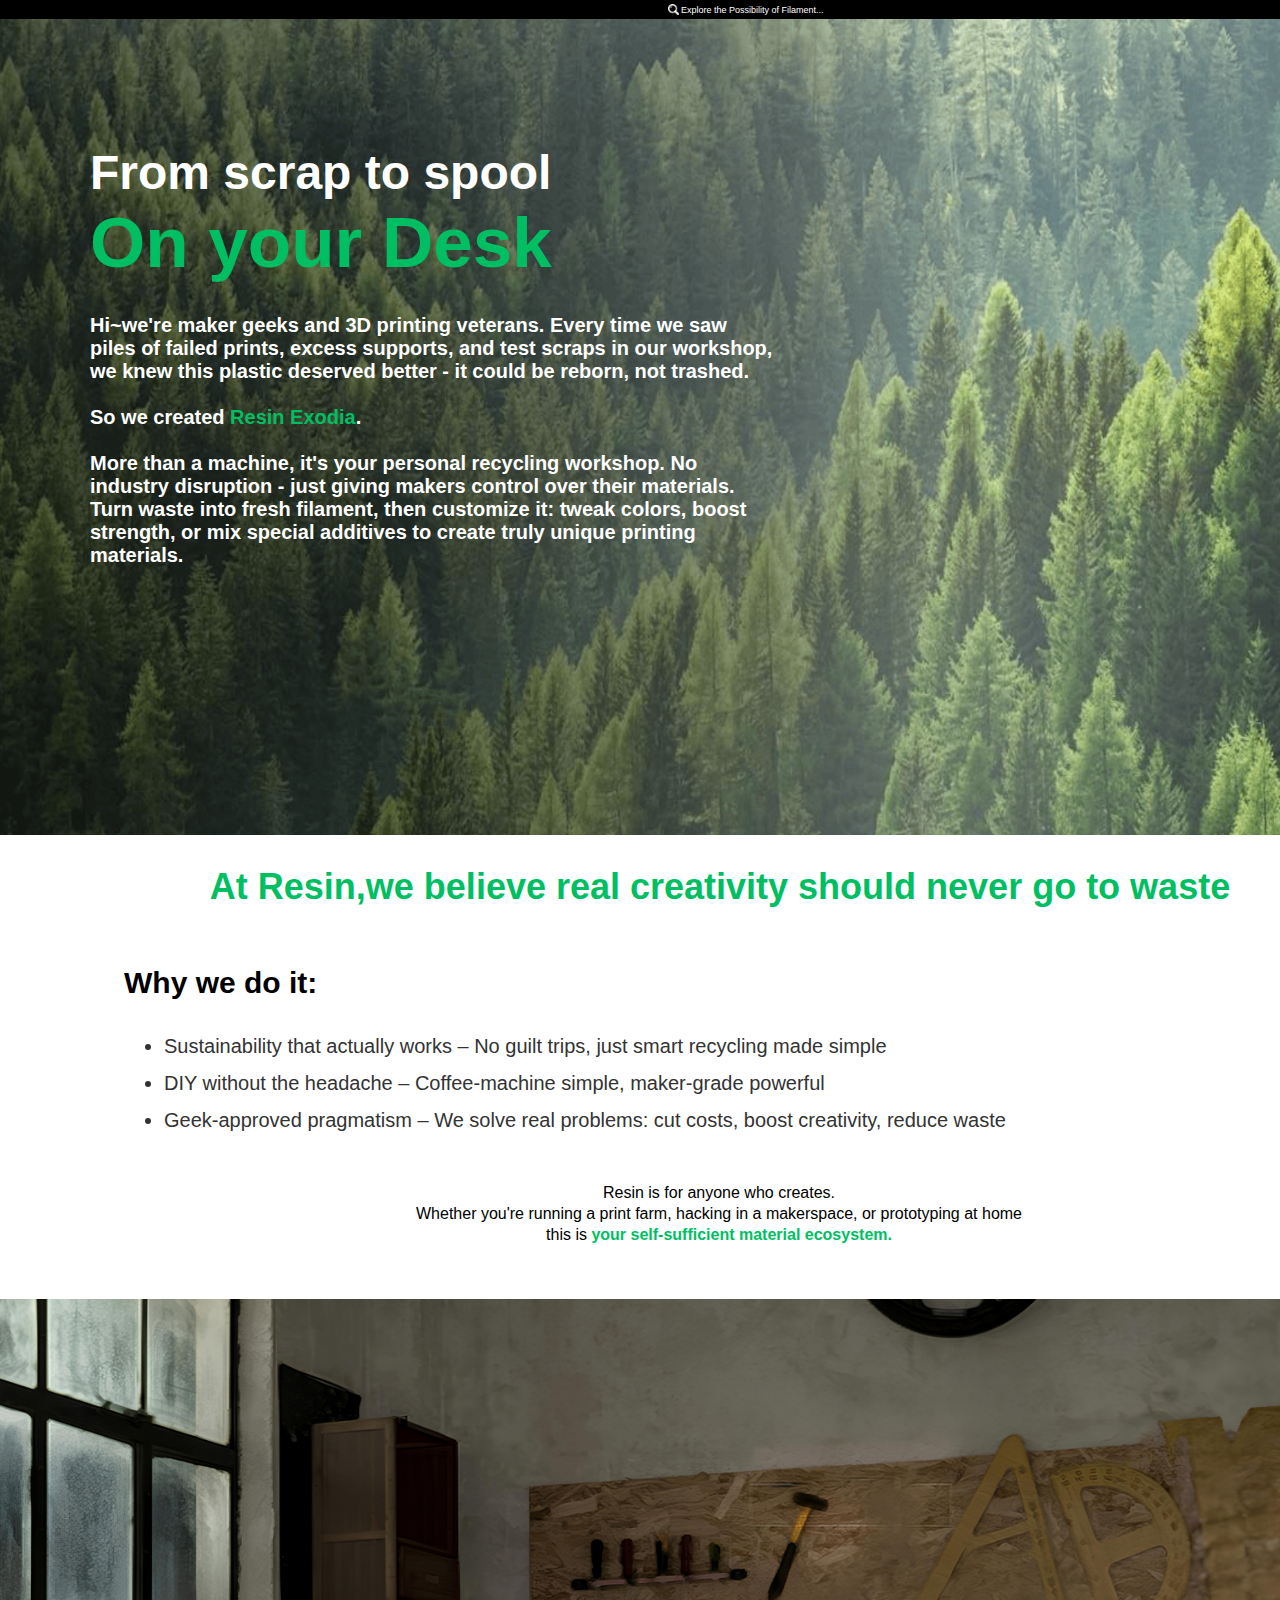
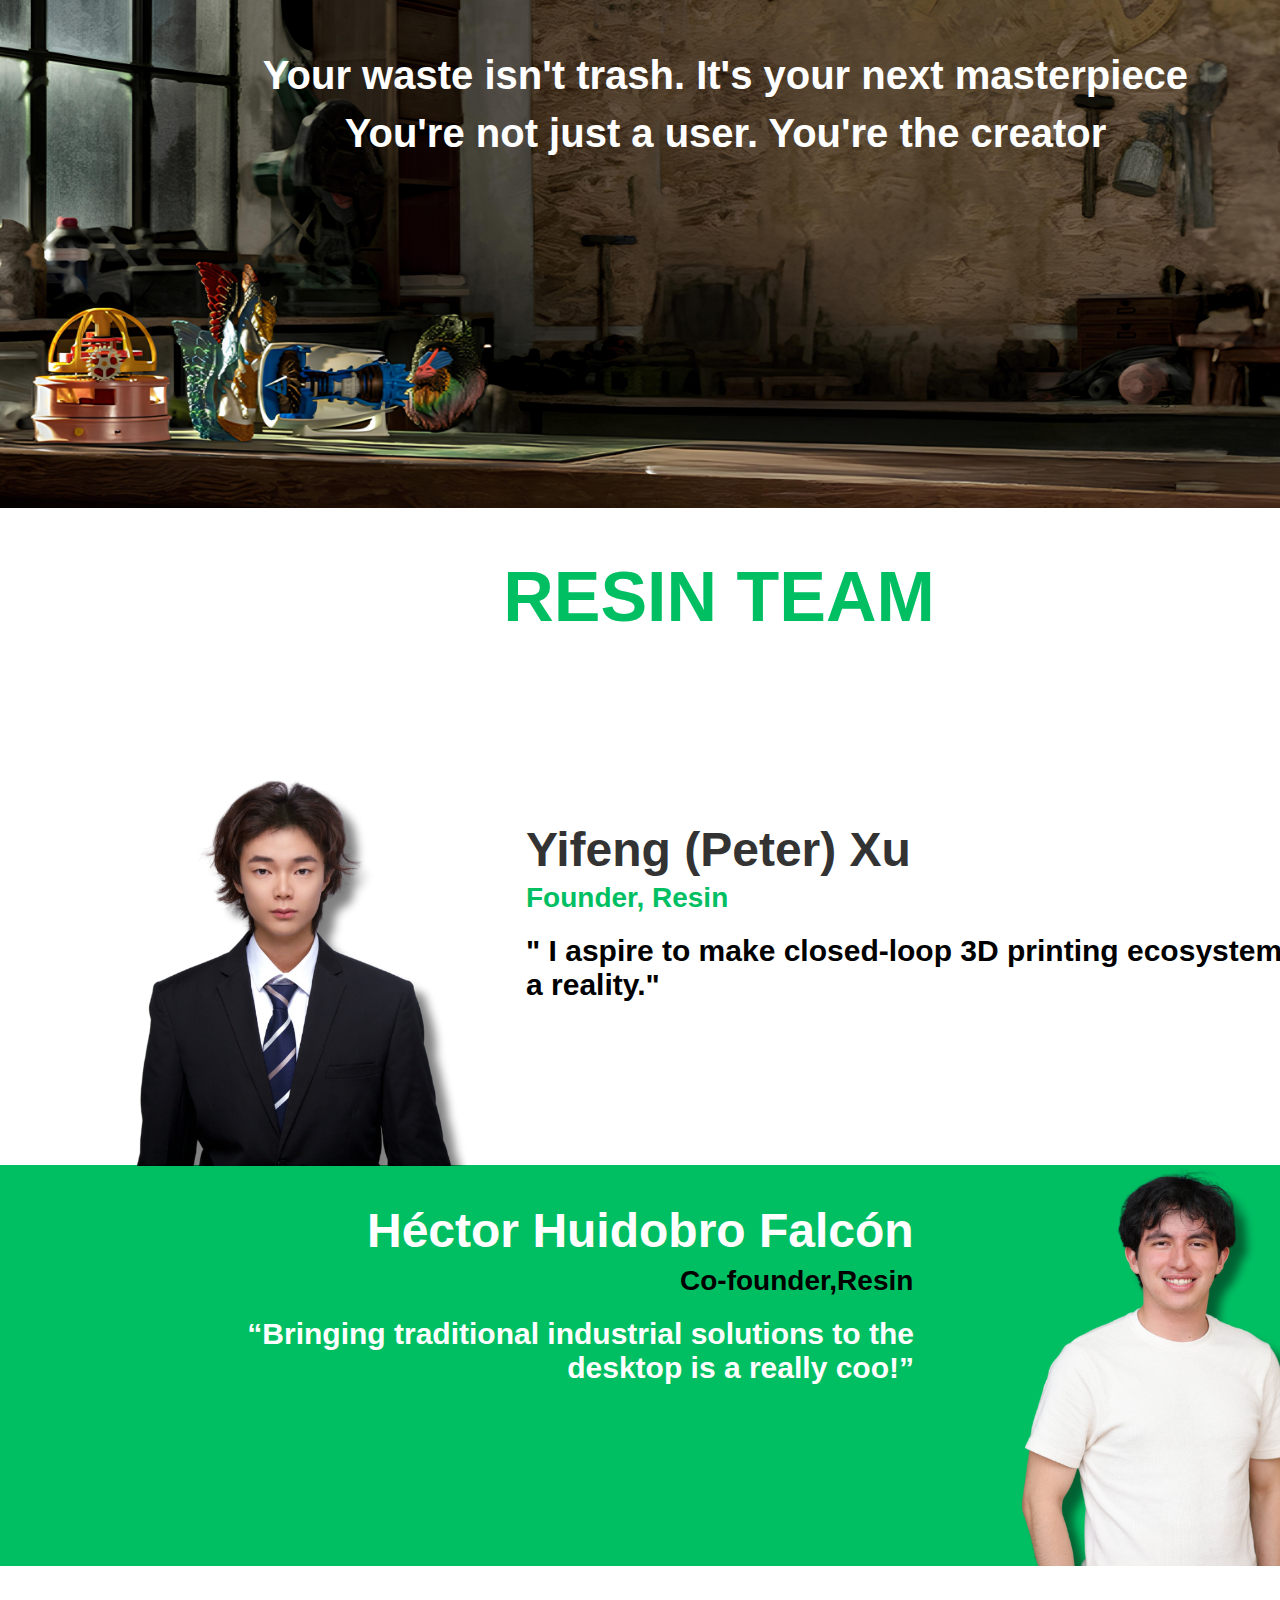
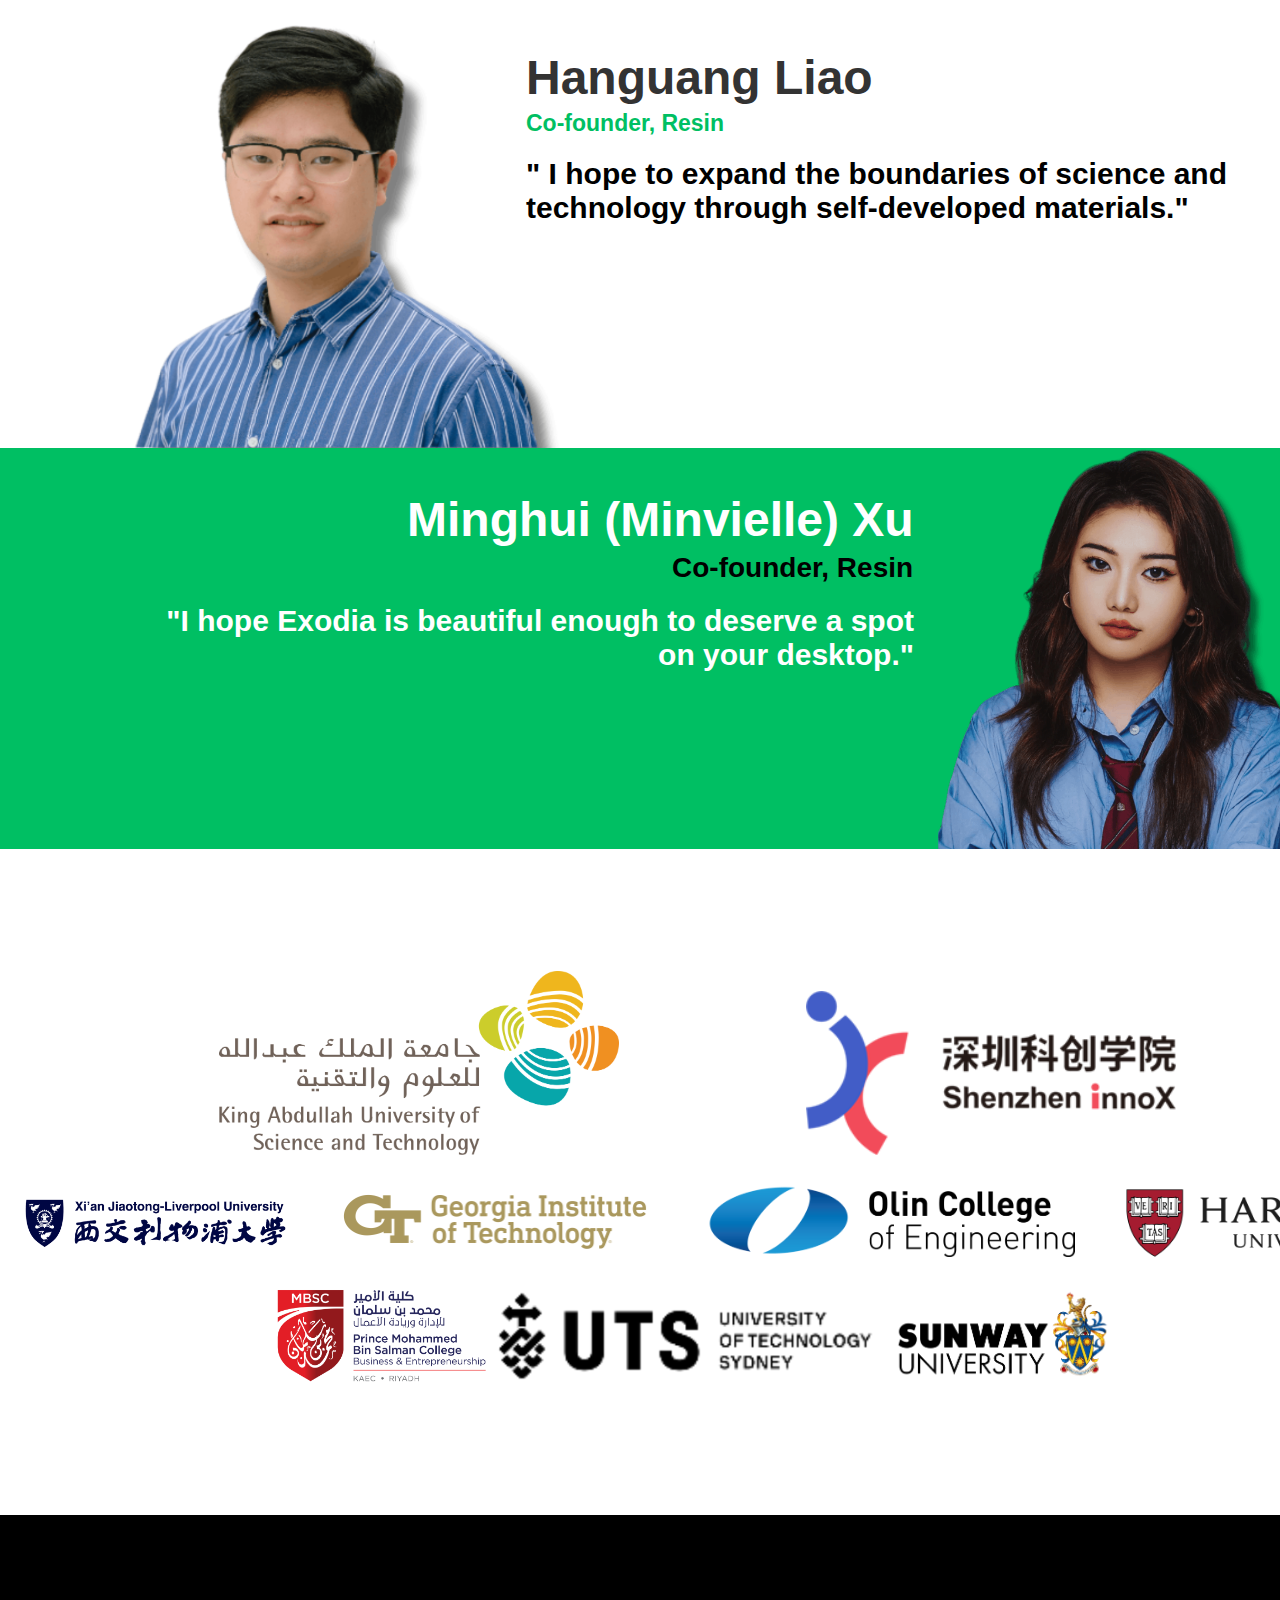
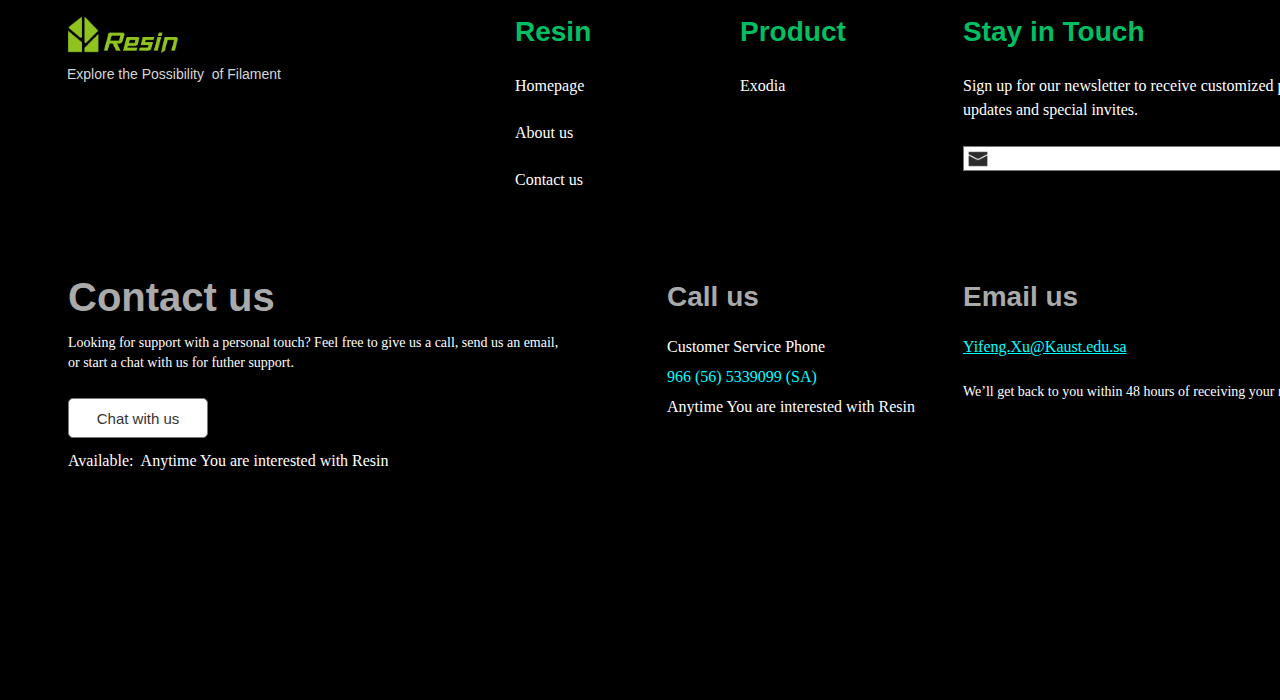
<file: index.html>
<!DOCTYPE html>
<html lang="zh-CN">

<head>
    <meta charset="UTF-8">
    <meta http-equiv="refresh" content="0; url=about_us.html">
    <title>跳转中...</title>
</head>

<body>
    <p>正在跳转到<a href="about_us.html">关于我们</a>页面...</p>
    <script>
        // JavaScript备用跳转方法
        window.location.href = "about_us.html";
    </script>
</body>

</html>
</file>
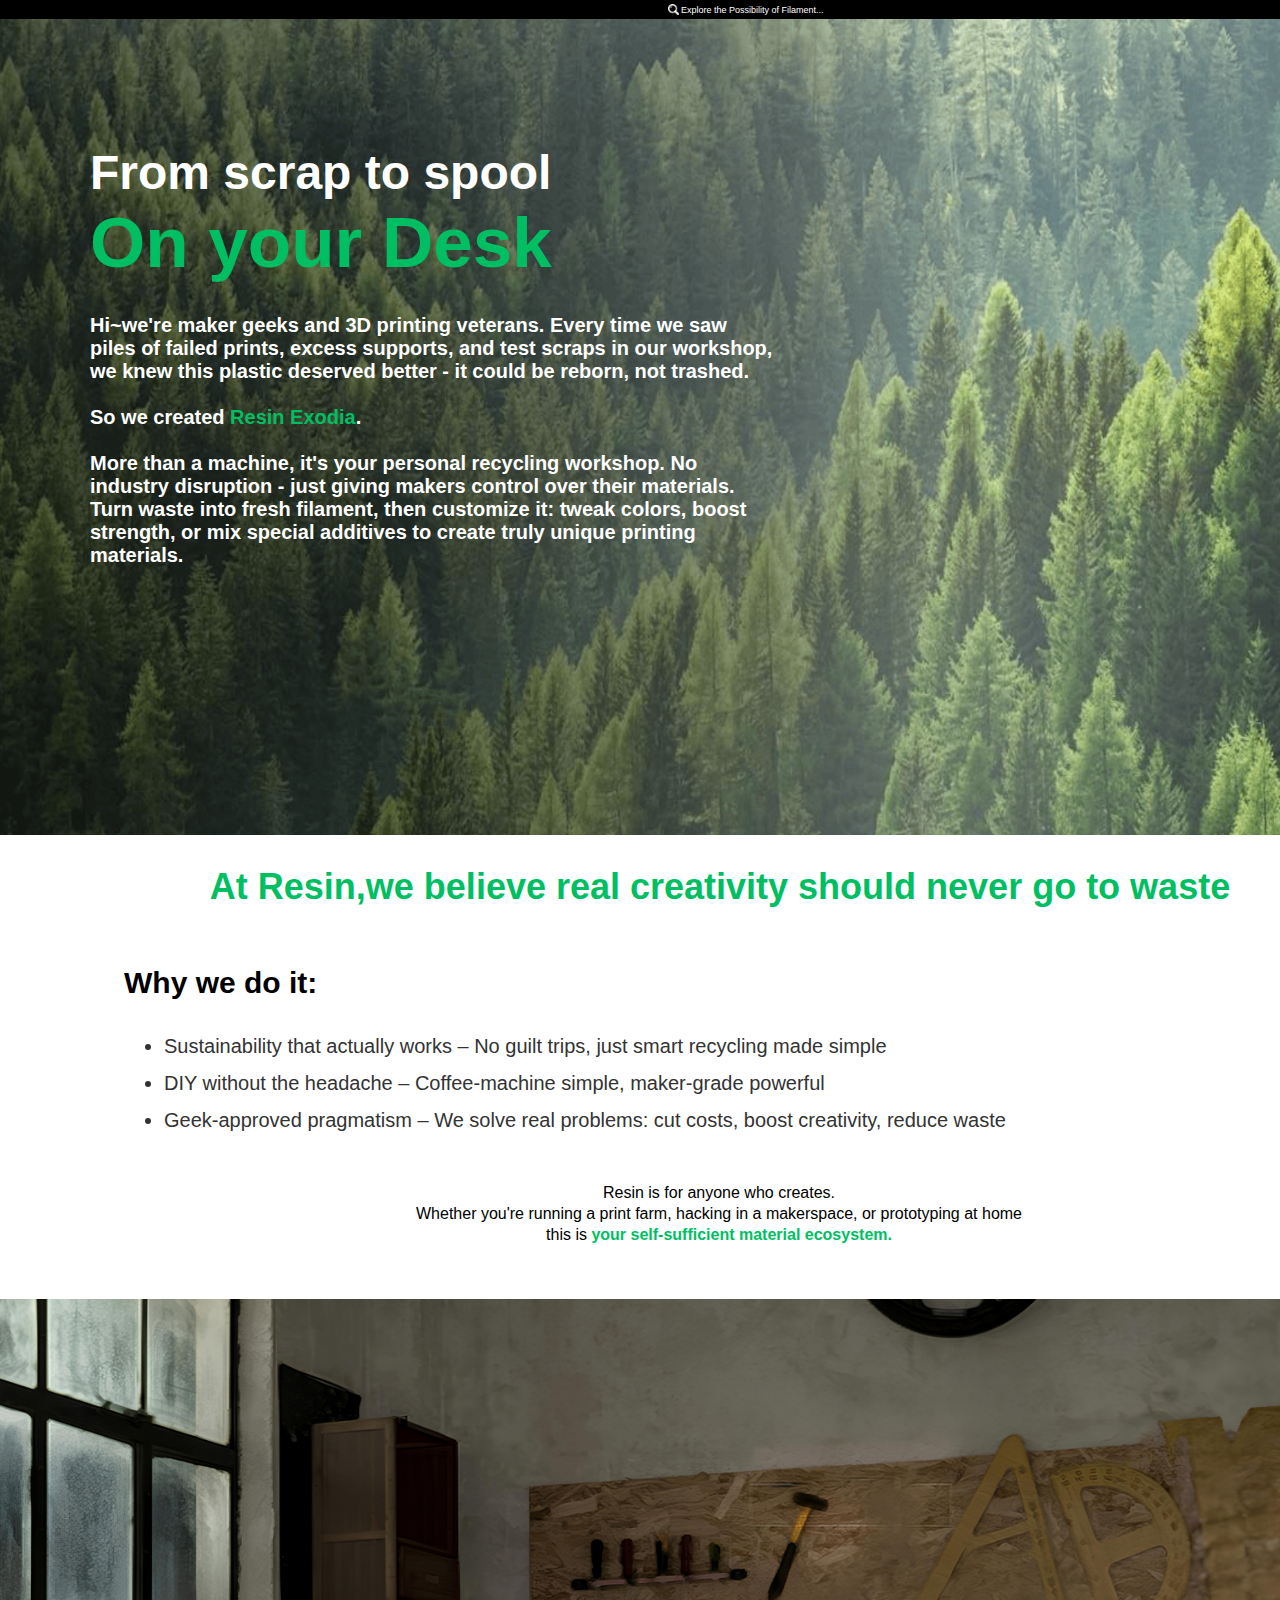
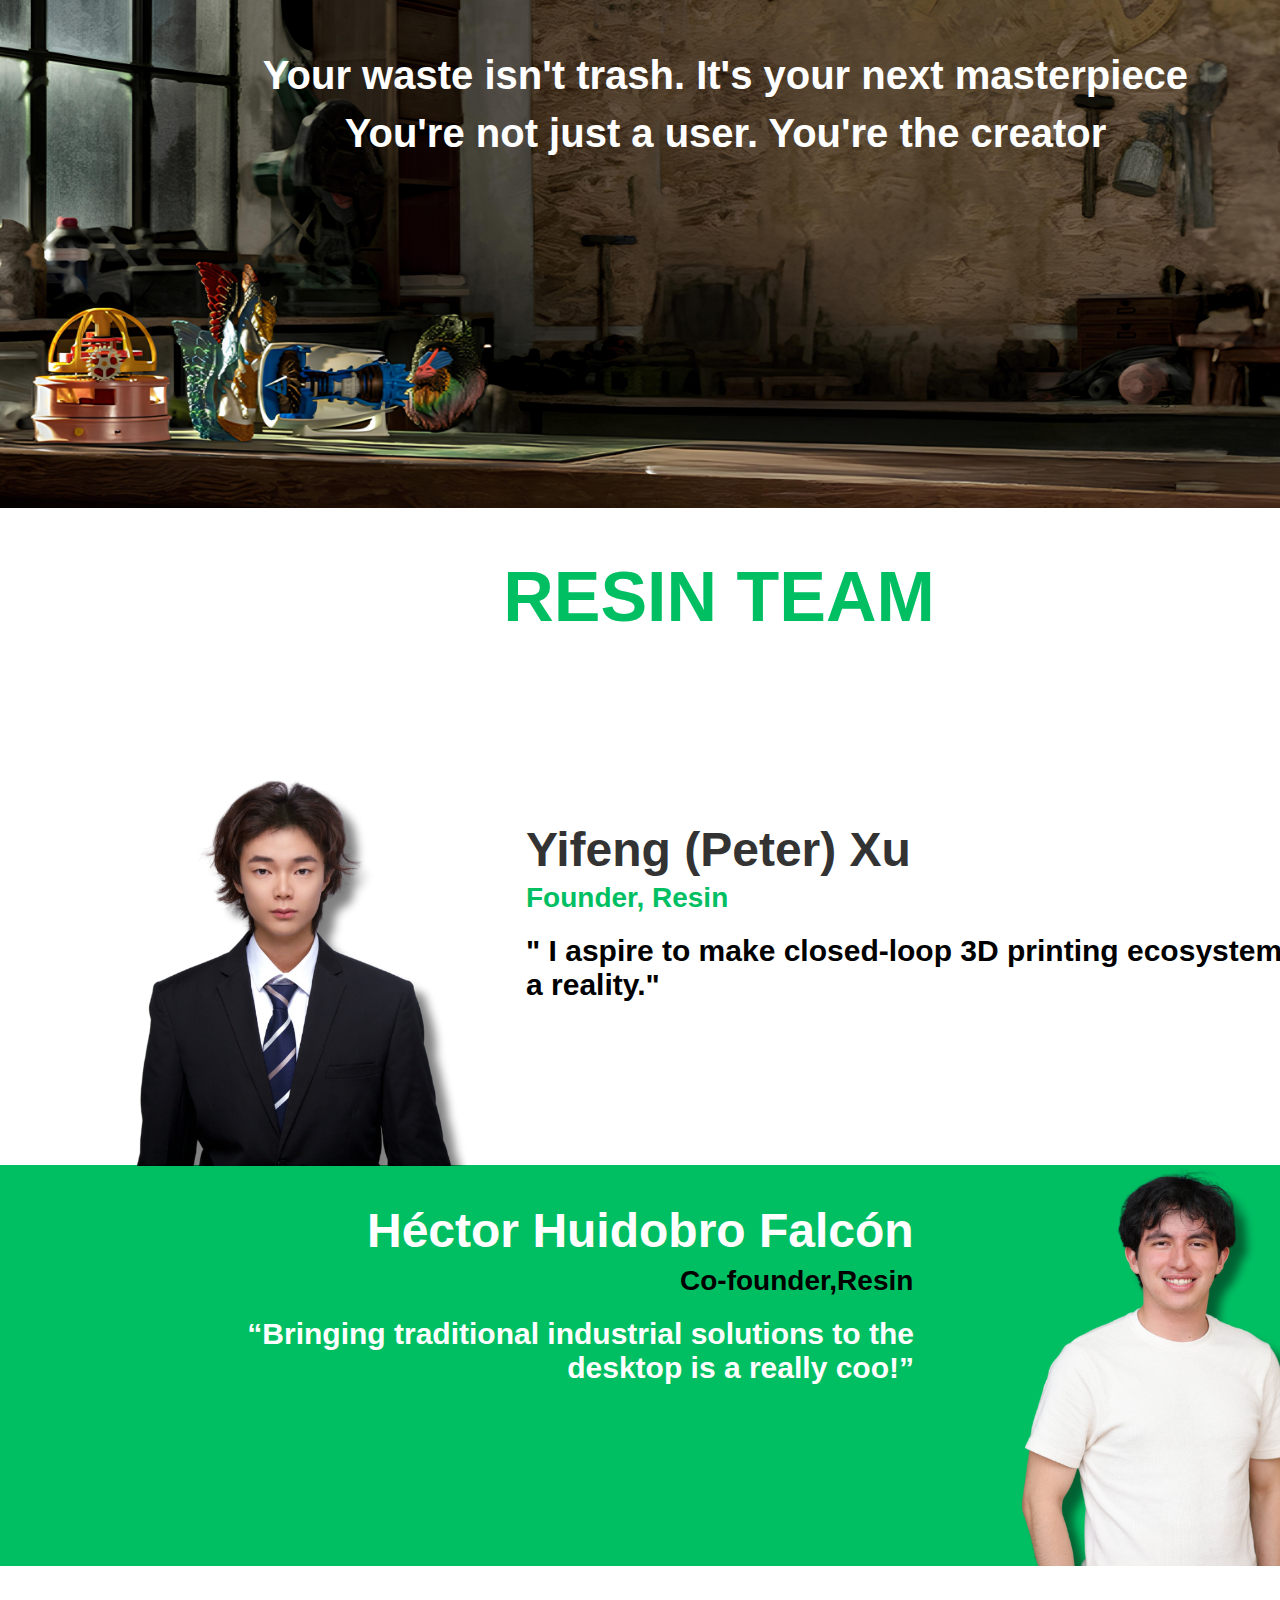
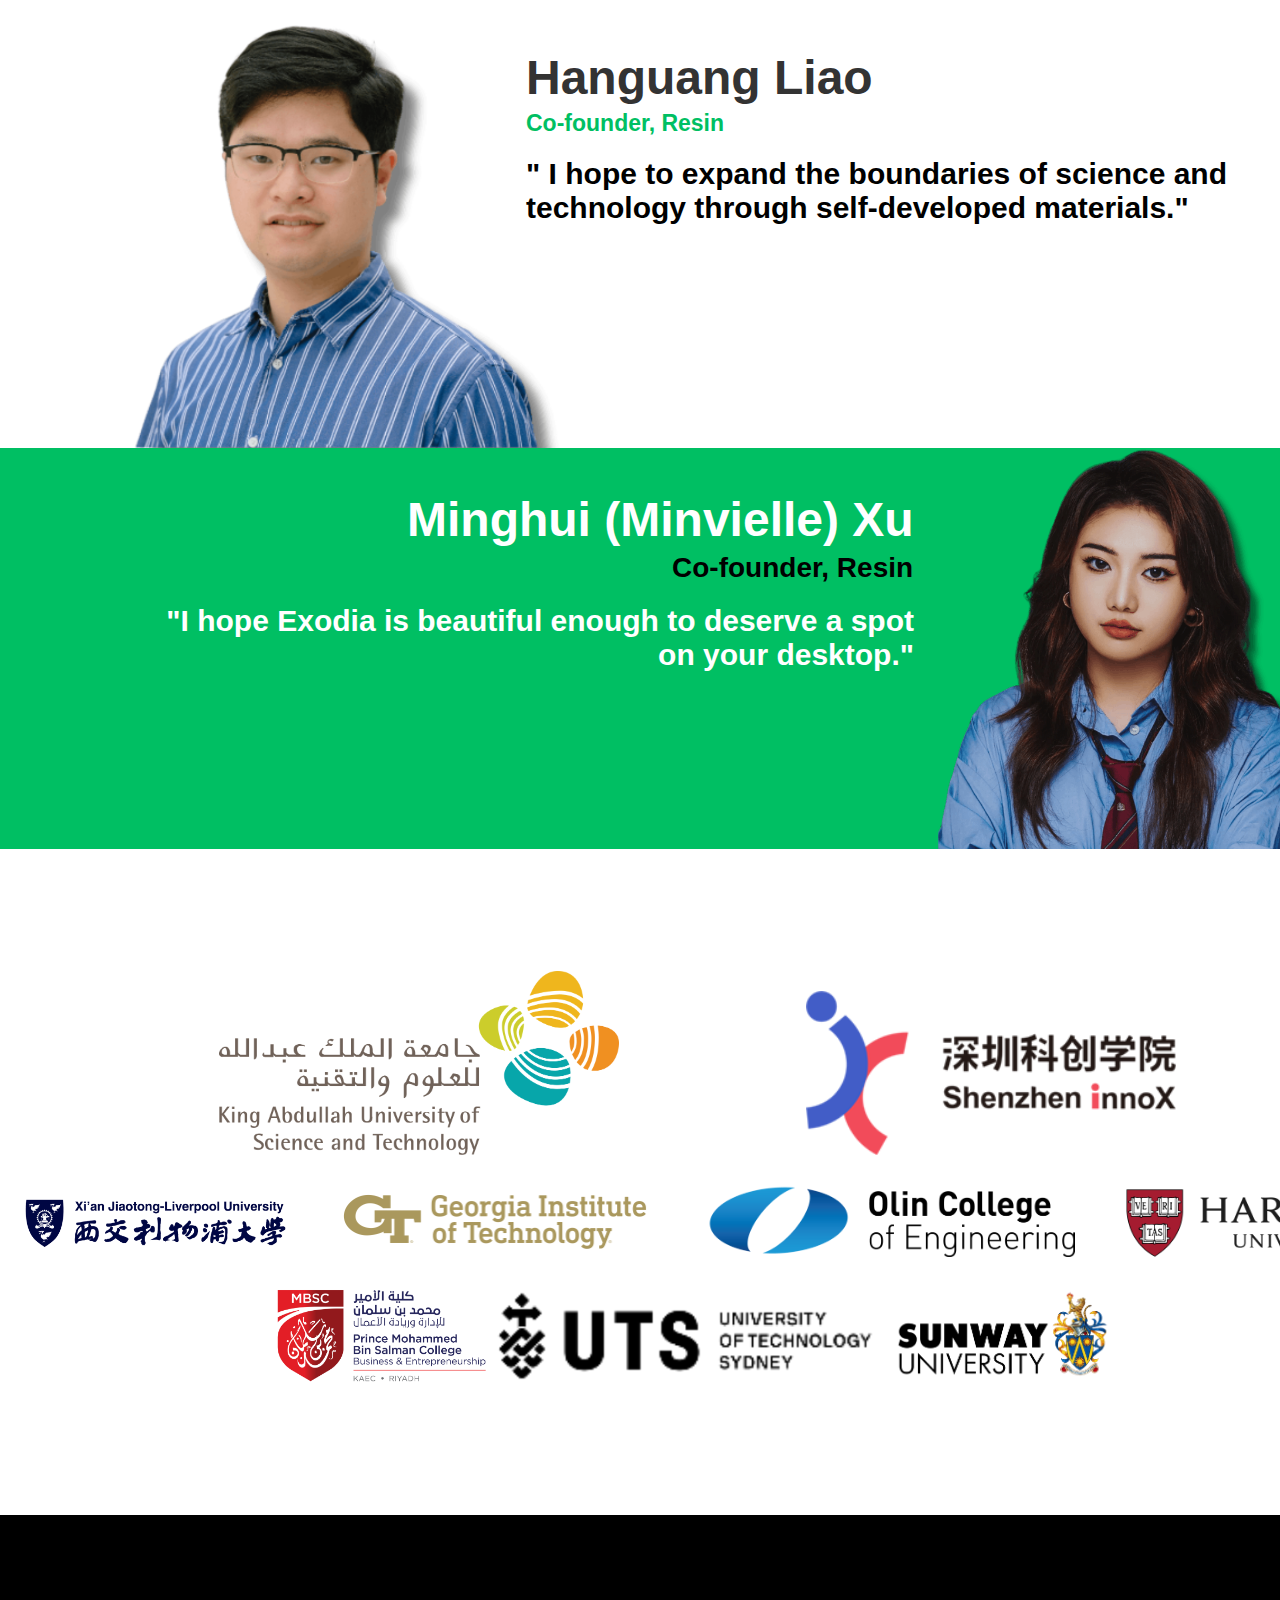
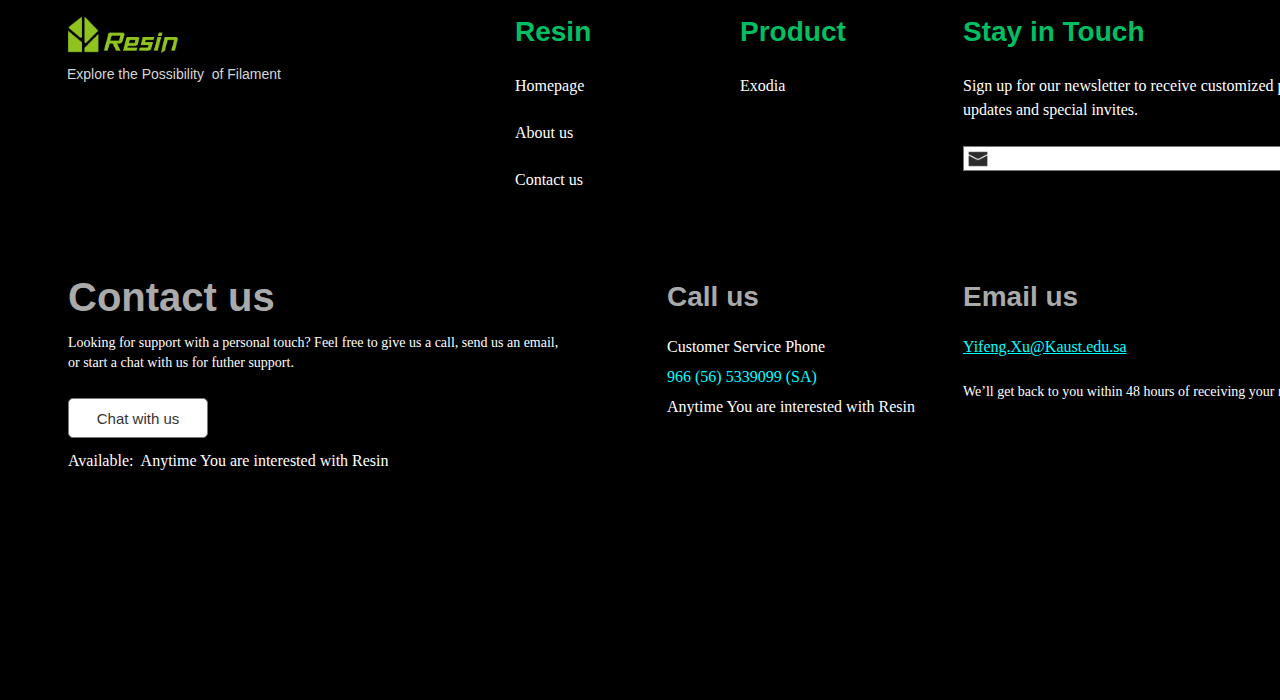
<file: about_us.html>
﻿<!DOCTYPE html>
<html>
  <head>
    <title>About us</title>
    <meta http-equiv="X-UA-Compatible" content="IE=edge"/>
    <meta http-equiv="content-type" content="text/html; charset=utf-8"/>
    <link href="resources/css/axure_rp_page.css" type="text/css" rel="stylesheet"/>
    <link href="data/styles.css" type="text/css" rel="stylesheet"/>
    <link href="files/about_us/styles.css" type="text/css" rel="stylesheet"/>
    <script src="resources/scripts/jquery-3.2.1.min.js"></script>
    <script src="resources/scripts/axure/axQuery.js"></script>
    <script src="resources/scripts/axure/globals.js"></script>
    <script src="resources/scripts/axutils.js"></script>
    <script src="resources/scripts/axure/annotation.js"></script>
    <script src="resources/scripts/axure/axQuery.std.js"></script>
    <script src="resources/scripts/axure/doc.js"></script>
    <script src="resources/scripts/messagecenter.js"></script>
    <script src="resources/scripts/axure/events.js"></script>
    <script src="resources/scripts/axure/recording.js"></script>
    <script src="resources/scripts/axure/action.js"></script>
    <script src="resources/scripts/axure/expr.js"></script>
    <script src="resources/scripts/axure/geometry.js"></script>
    <script src="resources/scripts/axure/flyout.js"></script>
    <script src="resources/scripts/axure/model.js"></script>
    <script src="resources/scripts/axure/repeater.js"></script>
    <script src="resources/scripts/axure/sto.js"></script>
    <script src="resources/scripts/axure/utils.temp.js"></script>
    <script src="resources/scripts/axure/variables.js"></script>
    <script src="resources/scripts/axure/drag.js"></script>
    <script src="resources/scripts/axure/move.js"></script>
    <script src="resources/scripts/axure/visibility.js"></script>
    <script src="resources/scripts/axure/style.js"></script>
    <script src="resources/scripts/axure/adaptive.js"></script>
    <script src="resources/scripts/axure/tree.js"></script>
    <script src="resources/scripts/axure/init.temp.js"></script>
    <script src="resources/scripts/axure/legacy.js"></script>
    <script src="resources/scripts/axure/viewer.js"></script>
    <script src="resources/scripts/axure/math.js"></script>
    <script src="resources/scripts/axure/jquery.nicescroll.min.js"></script>
    <script src="data/document.js"></script>
    <script src="files/about_us/data.js"></script>
    <script type="text/javascript">
      $axure.utils.getTransparentGifPath = function() { return 'resources/images/transparent.gif'; };
      $axure.utils.getOtherPath = function() { return 'resources/Other.html'; };
      $axure.utils.getReloadPath = function() { return 'resources/reload.html'; };
    </script>
  </head>
  <body>
    <div id="base" class="">

      <!-- 页面1 (矩形) -->
      <div id="u68" class="ax_default box_2" data-label="页面1">
        <div id="u68_div" class=""></div>
        <div id="u68_text" class="text ">
          <p><span>页面 2</span></p>
        </div>
      </div>

      <!-- Footer (Background/Mask) (矩形) -->
      <div id="u69" class="ax_default box_2" data-label="Footer (Background/Mask)">
        <div id="u69_div" class=""></div>
        <div id="u69_text" class="text " style="display:none; visibility: hidden">
          <p></p>
        </div>
      </div>

      <!-- Unnamed (矩形) -->
      <div id="u70" class="ax_default box_1">
        <div id="u70_div" class=""></div>
        <div id="u70_text" class="text " style="display:none; visibility: hidden">
          <p></p>
        </div>
      </div>

      <!-- Unnamed (矩形) -->
      <div id="u71" class="ax_default _文本段落">
        <div id="u71_div" class=""></div>
        <div id="u71_text" class="text ">
          <p><span>Explore the Possibility of Filament...</span></p>
        </div>
      </div>

      <!-- Unnamed (图像) -->
      <div id="u72" class="ax_default _图像">
        <img id="u72_img" class="img " src="images/homepage/u20.png"/>
        <div id="u72_text" class="text " style="display:none; visibility: hidden">
          <p></p>
        </div>
      </div>

      <!-- Unnamed (图像) -->
      <div id="u73" class="ax_default _图像">
        <img id="u73_img" class="img " src="images/about_us/u73.jpg"/>
        <div id="u73_text" class="text " style="display:none; visibility: hidden">
          <p></p>
        </div>
      </div>

      <!-- Unnamed (矩形) -->
      <div id="u74" class="ax_default _一级标题">
        <div id="u74_div" class=""></div>
        <div id="u74_text" class="text ">
          <p><span>From scrap to spool </span></p>
        </div>
      </div>

      <!-- Unnamed (矩形) -->
      <div id="u75" class="ax_default _一级标题">
        <div id="u75_div" class=""></div>
        <div id="u75_text" class="text ">
          <p><span>On your Desk</span></p>
        </div>
      </div>

      <!-- Unnamed (矩形) -->
      <div id="u76" class="ax_default _三级标题">
        <div id="u76_div" class=""></div>
        <div id="u76_text" class="text ">
          <p><span style="color:#FFFFFF;">Hi~we're maker geeks and 3D printing veterans. Every time we saw piles of failed prints, excess supports, and test scraps in our workshop, we knew this plastic deserved better - it could be reborn, not trashed.</span></p><p><span style="color:#FFFFFF;"><br></span></p><p><span style="color:#FFFFFF;">So we created </span><span style="color:#00BF63;">Resin Exodia</span><span style="color:#FFFFFF;">.</span></p><p><span style="color:#FFFFFF;"><br></span></p><p><span style="color:#FFFFFF;">More than a machine, it's your personal recycling workshop. No industry disruption - just giving makers control over their materials. Turn waste into fresh filament, then customize it: tweak colors, boost strength, or mix special additives to create truly unique printing materials.</span></p>
        </div>
      </div>

      <!-- Footer (Background/Mask) (矩形) -->
      <div id="u77" class="ax_default box_2" data-label="Footer (Background/Mask)">
        <div id="u77_div" class=""></div>
        <div id="u77_text" class="text " style="display:none; visibility: hidden">
          <p></p>
        </div>
      </div>

      <!-- Unnamed (矩形) -->
      <div id="u78" class="ax_default _三级标题">
        <div id="u78_div" class=""></div>
        <div id="u78_text" class="text ">
          <p><span>At Resin,we believe real creativity should never go to waste</span></p>
        </div>
      </div>

      <!-- Unnamed (图像) -->
      <div id="u79" class="ax_default _图像">
        <img id="u79_img" class="img " src="images/about_us/u79.jpg"/>
        <div id="u79_text" class="text " style="display:none; visibility: hidden">
          <p></p>
        </div>
      </div>

      <!-- Unnamed (矩形) -->
      <div id="u80" class="ax_default _二级标题">
        <div id="u80_div" class=""></div>
        <div id="u80_text" class="text ">
          <p><span>Why we do it:</span></p>
        </div>
      </div>

      <!-- Unnamed (矩形) -->
      <div id="u81" class="ax_default _文本段落">
        <div id="u81_div" class=""></div>
        <div id="u81_text" class="text ">
          <ul><li style=""><span>Sustainability that actually works – No guilt trips, just smart recycling made simple</span></li><li style=""><span>DIY without the headache – Coffee-machine simple, maker-grade powerful</span></li><li style=""><span>Geek-approved pragmatism – We solve real problems: cut costs, boost creativity, reduce waste</span></li></ul>
        </div>
      </div>

      <!-- Unnamed (矩形) -->
      <div id="u82" class="ax_default _文本段落">
        <div id="u82_div" class=""></div>
        <div id="u82_text" class="text ">
          <p><span style="font-family:'Arial Normal', 'Arial';font-weight:400;color:#000000;">Resin is for anyone who creates. </span></p><p><span style="font-family:'Arial Normal', 'Arial';font-weight:400;color:#000000;">Whether you're running a print farm, hacking in a makerspace, or prototyping at home </span></p><p><span style="font-family:'Arial Normal', 'Arial';font-weight:400;color:#000000;">this is </span><span style="font-family:'Arial Negreta', 'Arial Normal', 'Arial';font-weight:700;color:#00BF63;">your self-sufficient material ecosystem.</span></p>
        </div>
      </div>

      <!-- Unnamed (矩形) -->
      <div id="u83" class="ax_default _文本段落">
        <div id="u83_div" class=""></div>
        <div id="u83_text" class="text ">
          <p><span>Your waste isn't trash. It's your next masterpiece</span></p><p><span>You're not just a user. You're the creator</span></p>
        </div>
      </div>

      <!-- Unnamed (图像) -->
      <div id="u84" class="ax_default _图像">
        <img id="u84_img" class="img " src="images/about_us/u84.png"/>
        <div id="u84_text" class="text " style="display:none; visibility: hidden">
          <p></p>
        </div>
      </div>

      <!-- Unnamed (图像) -->
      <div id="u85" class="ax_default _图像">
        <img id="u85_img" class="img " src="images/about_us/u85.png"/>
        <div id="u85_text" class="text " style="display:none; visibility: hidden">
          <p></p>
        </div>
      </div>

      <!-- Unnamed (矩形) -->
      <div id="u86" class="ax_default _三级标题">
        <div id="u86_div" class=""></div>
        <div id="u86_text" class="text ">
          <p><span>RESIN TEAM</span></p>
        </div>
      </div>

      <!-- Unnamed (矩形) -->
      <div id="u87" class="ax_default _一级标题">
        <div id="u87_div" class=""></div>
        <div id="u87_text" class="text ">
          <p><span>Yifeng (Peter) Xu</span></p>
        </div>
      </div>

      <!-- Unnamed (矩形) -->
      <div id="u88" class="ax_default _一级标题">
        <div id="u88_div" class=""></div>
        <div id="u88_text" class="text ">
          <p><span>Founder, Resin</span></p>
        </div>
      </div>

      <!-- Unnamed (图像) -->
      <div id="u89" class="ax_default _图像">
        <img id="u89_img" class="img " src="images/about_us/u89.png"/>
        <div id="u89_text" class="text " style="display:none; visibility: hidden">
          <p></p>
        </div>
      </div>

      <!-- Unnamed (矩形) -->
      <div id="u90" class="ax_default _一级标题">
        <div id="u90_div" class=""></div>
        <div id="u90_text" class="text ">
          <p><span>Héctor Huidobro Falcón</span></p>
        </div>
      </div>

      <!-- Unnamed (矩形) -->
      <div id="u91" class="ax_default _一级标题">
        <div id="u91_div" class=""></div>
        <div id="u91_text" class="text ">
          <p><span>Co-founder,Resin</span></p>
        </div>
      </div>

      <!-- Unnamed (矩形) -->
      <div id="u92" class="ax_default _一级标题">
        <div id="u92_div" class=""></div>
        <div id="u92_text" class="text ">
          <p><span>Hanguang Liao</span></p>
        </div>
      </div>

      <!-- Footer (Background/Mask) (矩形) -->
      <div id="u93" class="ax_default box_2" data-label="Footer (Background/Mask)">
        <div id="u93_div" class=""></div>
        <div id="u93_text" class="text " style="display:none; visibility: hidden">
          <p></p>
        </div>
      </div>

      <!-- Unnamed (矩形) -->
      <div id="u94" class="ax_default _一级标题">
        <div id="u94_div" class=""></div>
        <div id="u94_text" class="text ">
          <p><span>Co-founder, Resin </span></p>
        </div>
      </div>

      <!-- Unnamed (图像) -->
      <div id="u95" class="ax_default _图像">
        <img id="u95_img" class="img " src="images/about_us/u95.png"/>
        <div id="u95_text" class="text " style="display:none; visibility: hidden">
          <p></p>
        </div>
      </div>

      <!-- Unnamed (矩形) -->
      <div id="u96" class="ax_default _一级标题">
        <div id="u96_div" class=""></div>
        <div id="u96_text" class="text ">
          <p><span>Minghui (Minvielle) Xu</span></p>
        </div>
      </div>

      <!-- Unnamed (矩形) -->
      <div id="u97" class="ax_default _一级标题">
        <div id="u97_div" class=""></div>
        <div id="u97_text" class="text ">
          <p><span>Co-founder, Resin </span></p>
        </div>
      </div>

      <!-- Unnamed (图像) -->
      <div id="u98" class="ax_default _图像">
        <img id="u98_img" class="img " src="images/about_us/u98.png"/>
        <div id="u98_text" class="text " style="display:none; visibility: hidden">
          <p></p>
        </div>
      </div>

      <!-- Unnamed (图像) -->
      <div id="u99" class="ax_default _图像">
        <img id="u99_img" class="img " src="images/about_us/u99.png"/>
        <div id="u99_text" class="text " style="display:none; visibility: hidden">
          <p></p>
        </div>
      </div>

      <!-- Unnamed (图像) -->
      <div id="u100" class="ax_default _图像">
        <img id="u100_img" class="img " src="images/about_us/u100.png"/>
        <div id="u100_text" class="text " style="display:none; visibility: hidden">
          <p></p>
        </div>
      </div>

      <!-- Unnamed (图像) -->
      <div id="u101" class="ax_default _图像">
        <img id="u101_img" class="img " src="images/about_us/u101.jpg"/>
        <div id="u101_text" class="text " style="display:none; visibility: hidden">
          <p></p>
        </div>
      </div>

      <!-- Unnamed (图像) -->
      <div id="u102" class="ax_default _图像">
        <img id="u102_img" class="img " src="images/about_us/u102.jpg"/>
        <div id="u102_text" class="text " style="display:none; visibility: hidden">
          <p></p>
        </div>
      </div>

      <!-- Unnamed (图像) -->
      <div id="u103" class="ax_default _图像">
        <img id="u103_img" class="img " src="images/about_us/u103.png"/>
        <div id="u103_text" class="text " style="display:none; visibility: hidden">
          <p></p>
        </div>
      </div>

      <!-- Unnamed (图像) -->
      <div id="u104" class="ax_default _图像">
        <img id="u104_img" class="img " src="images/about_us/u104.png"/>
        <div id="u104_text" class="text " style="display:none; visibility: hidden">
          <p></p>
        </div>
      </div>

      <!-- Unnamed (图像) -->
      <div id="u105" class="ax_default _图像">
        <img id="u105_img" class="img " src="images/about_us/u105.jpg"/>
        <div id="u105_text" class="text " style="display:none; visibility: hidden">
          <p></p>
        </div>
      </div>

      <!-- Unnamed (图像) -->
      <div id="u106" class="ax_default _图像">
        <img id="u106_img" class="img " src="images/about_us/u106.jpg"/>
        <div id="u106_text" class="text " style="display:none; visibility: hidden">
          <p></p>
        </div>
      </div>

      <!-- Unnamed (矩形) -->
      <div id="u107" class="ax_default _一级标题">
        <img id="u107_img" class="img " src="images/about_us/u107.svg"/>
        <div id="u107_text" class="text ">
          <p><span>&quot;I hope Exodia is beautiful enough to deserve a spot on your desktop.&quot;</span></p>
        </div>
      </div>

      <!-- Unnamed (矩形) -->
      <div id="u108" class="ax_default _一级标题">
        <img id="u108_img" class="img " src="images/about_us/u108.svg"/>
        <div id="u108_text" class="text ">
          <p><span>&quot; I hope to expand the boundaries of science and technology through self-developed materials.&quot;</span></p>
        </div>
      </div>

      <!-- Unnamed (矩形) -->
      <div id="u109" class="ax_default _一级标题">
        <img id="u109_img" class="img " src="images/about_us/u107.svg"/>
        <div id="u109_text" class="text ">
          <p><span>“Bringing traditional industrial solutions to the desktop is a really coo!”</span></p>
        </div>
      </div>

      <!-- Unnamed (矩形) -->
      <div id="u110" class="ax_default _一级标题">
        <img id="u110_img" class="img " src="images/about_us/u108.svg"/>
        <div id="u110_text" class="text ">
          <p><span>&quot; I aspire to make closed-loop 3D printing ecosystems a reality.&quot;</span></p>
        </div>
      </div>

      <!-- 秋叶咖啡厅，是一家温馨而充满秋季氛围的咖啡馆。这里供应各种美味的咖啡、茶饮和小食，让您在秋天的日子里感受到满满的温暖。 (矩形) -->
      <div id="u111" class="ax_default _文本段落" data-label="秋叶咖啡厅，是一家温馨而充满秋季氛围的咖啡馆。这里供应各种美味的咖啡、茶饮和小食，让您在秋天的日子里感受到满满的温暖。">
        <div id="u111_div" class=""></div>
        <div id="u111_text" class="text ">
          <p><span>Explore the Possibility&nbsp; of Filament</span></p>
        </div>
      </div>

      <!-- 快捷访问 (矩形) -->
      <div id="u112" class="ax_default _文本段落" data-label="快捷访问">
        <div id="u112_div" class=""></div>
        <div id="u112_text" class="text ">
          <p><span>Resin</span></p>
        </div>
      </div>

      <!-- 首页 (矩形) -->
      <div id="u113" class="ax_default _文本段落" data-label="首页">
        <div id="u113_div" class=""></div>
        <div id="u113_text" class="text ">
          <p><span>Homepage</span></p>
        </div>
      </div>

      <!-- 关于我们 (矩形) -->
      <div id="u114" class="ax_default _文本段落" data-label="关于我们">
        <div id="u114_div" class=""></div>
        <div id="u114_text" class="text ">
          <p><span>About us</span></p>
        </div>
      </div>

      <!-- 联系我们 (矩形) -->
      <div id="u115" class="ax_default _文本段落" data-label="联系我们">
        <div id="u115_div" class=""></div>
        <div id="u115_text" class="text ">
          <p><span>Contact us</span></p>
        </div>
      </div>

      <!-- 服务说明 (矩形) -->
      <div id="u116" class="ax_default _文本段落" data-label="服务说明">
        <div id="u116_div" class=""></div>
        <div id="u116_text" class="text ">
          <p><span>Stay in Touch</span></p>
        </div>
      </div>

      <!-- 微博 (矩形) -->
      <div id="u117" class="ax_default _文本段落" data-label="微博">
        <div id="u117_div" class=""></div>
        <div id="u117_text" class="text ">
          <p><span>Sign up for our newsletter to receive customized product news, updates and special invites.</span></p>
        </div>
      </div>

      <!-- 菜单 (矩形) -->
      <div id="u118" class="ax_default _文本段落" data-label="菜单">
        <div id="u118_div" class=""></div>
        <div id="u118_text" class="text ">
          <p><span>Product</span></p>
        </div>
      </div>

      <!-- 咖啡 (矩形) -->
      <div id="u119" class="ax_default _文本段落" data-label="咖啡">
        <div id="u119_div" class=""></div>
        <div id="u119_text" class="text ">
          <p><span>Exodia</span></p>
        </div>
      </div>

      <!-- 开放时间 (矩形) -->
      <div id="u120" class="ax_default _文本段落" data-label="开放时间">
        <div id="u120_div" class=""></div>
        <div id="u120_text" class="text ">
          <p><span>Contact us</span></p>
        </div>
      </div>

      <!-- 星期一至六：中午十二时至晚上十时 (矩形) -->
      <div id="u121" class="ax_default _文本段落" data-label="星期一至六：中午十二时至晚上十时">
        <div id="u121_div" class=""></div>
        <div id="u121_text" class="text ">
          <p><span>Available:&nbsp; Anytime You are interested with Resin</span></p>
        </div>
      </div>

      <!-- Unnamed (图像) -->
      <div id="u122" class="ax_default _图像">
        <img id="u122_img" class="img " src="images/homepage/u22.png"/>
        <div id="u122_text" class="text " style="display:none; visibility: hidden">
          <p></p>
        </div>
      </div>

      <!-- 星期一至六：中午十二时至晚上十时 (矩形) -->
      <div id="u123" class="ax_default _文本段落" data-label="星期一至六：中午十二时至晚上十时">
        <div id="u123_div" class=""></div>
        <div id="u123_text" class="text ">
          <p><span>Looking for support with a personal touch? Feel free to give us a call, send us an email, or start a chat with us for futher support.</span></p>
        </div>
      </div>

      <!-- Unnamed (矩形) -->
      <div id="u124" class="ax_default button">
        <div id="u124_div" class=""></div>
        <div id="u124_text" class="text ">
          <p><span>Chat with us</span></p>
        </div>
      </div>

      <!-- Unnamed (文本框(单行)) -->
      <div id="u125" class="ax_default text_field">
        <div id="u125_div" class=""></div>
        <input id="u125_input" type="text" value="" class="u125_input"/>
      </div>

      <!-- Unnamed (图像) -->
      <div id="u126" class="ax_default _图像">
        <img id="u126_img" class="img " src="images/homepage/u49.png"/>
        <div id="u126_text" class="text " style="display:none; visibility: hidden">
          <p></p>
        </div>
      </div>

      <!-- 开放时间 (矩形) -->
      <div id="u127" class="ax_default _文本段落" data-label="开放时间">
        <div id="u127_div" class=""></div>
        <div id="u127_text" class="text ">
          <p><span>Call us</span></p>
        </div>
      </div>

      <!-- 星期一至六：中午十二时至晚上十时 (矩形) -->
      <div id="u128" class="ax_default _文本段落" data-label="星期一至六：中午十二时至晚上十时">
        <div id="u128_div" class=""></div>
        <div id="u128_text" class="text ">
          <p><span style="color:#FFFFFF;">Customer Service Phone</span></p><p><span style="color:#00FFFF;">966 (56) 5339099 (SA) </span></p><p><span style="color:#FFFFFF;">Anytime You are interested with Resin</span></p>
        </div>
      </div>

      <!-- 开放时间 (矩形) -->
      <div id="u129" class="ax_default _文本段落" data-label="开放时间">
        <div id="u129_div" class=""></div>
        <div id="u129_text" class="text ">
          <p><span>Email us</span></p>
        </div>
      </div>

      <!-- 星期一至六：中午十二时至晚上十时 (矩形) -->
      <div id="u130" class="ax_default _文本段落" data-label="星期一至六：中午十二时至晚上十时">
        <div id="u130_div" class=""></div>
        <div id="u130_text" class="text ">
          <p><span style="text-decoration:underline ;">Yifeng.Xu@Kaust.edu.sa</span></p>
        </div>
      </div>

      <!-- 星期一至六：中午十二时至晚上十时 (矩形) -->
      <div id="u131" class="ax_default _文本段落" data-label="星期一至六：中午十二时至晚上十时">
        <div id="u131_div" class=""></div>
        <div id="u131_text" class="text ">
          <p><span>We’ll get back to you within 48 hours of receiving your request.</span></p>
        </div>
      </div>
    </div>
    <script src="resources/scripts/axure/ios.js"></script>
  </body>
</html>
</file>
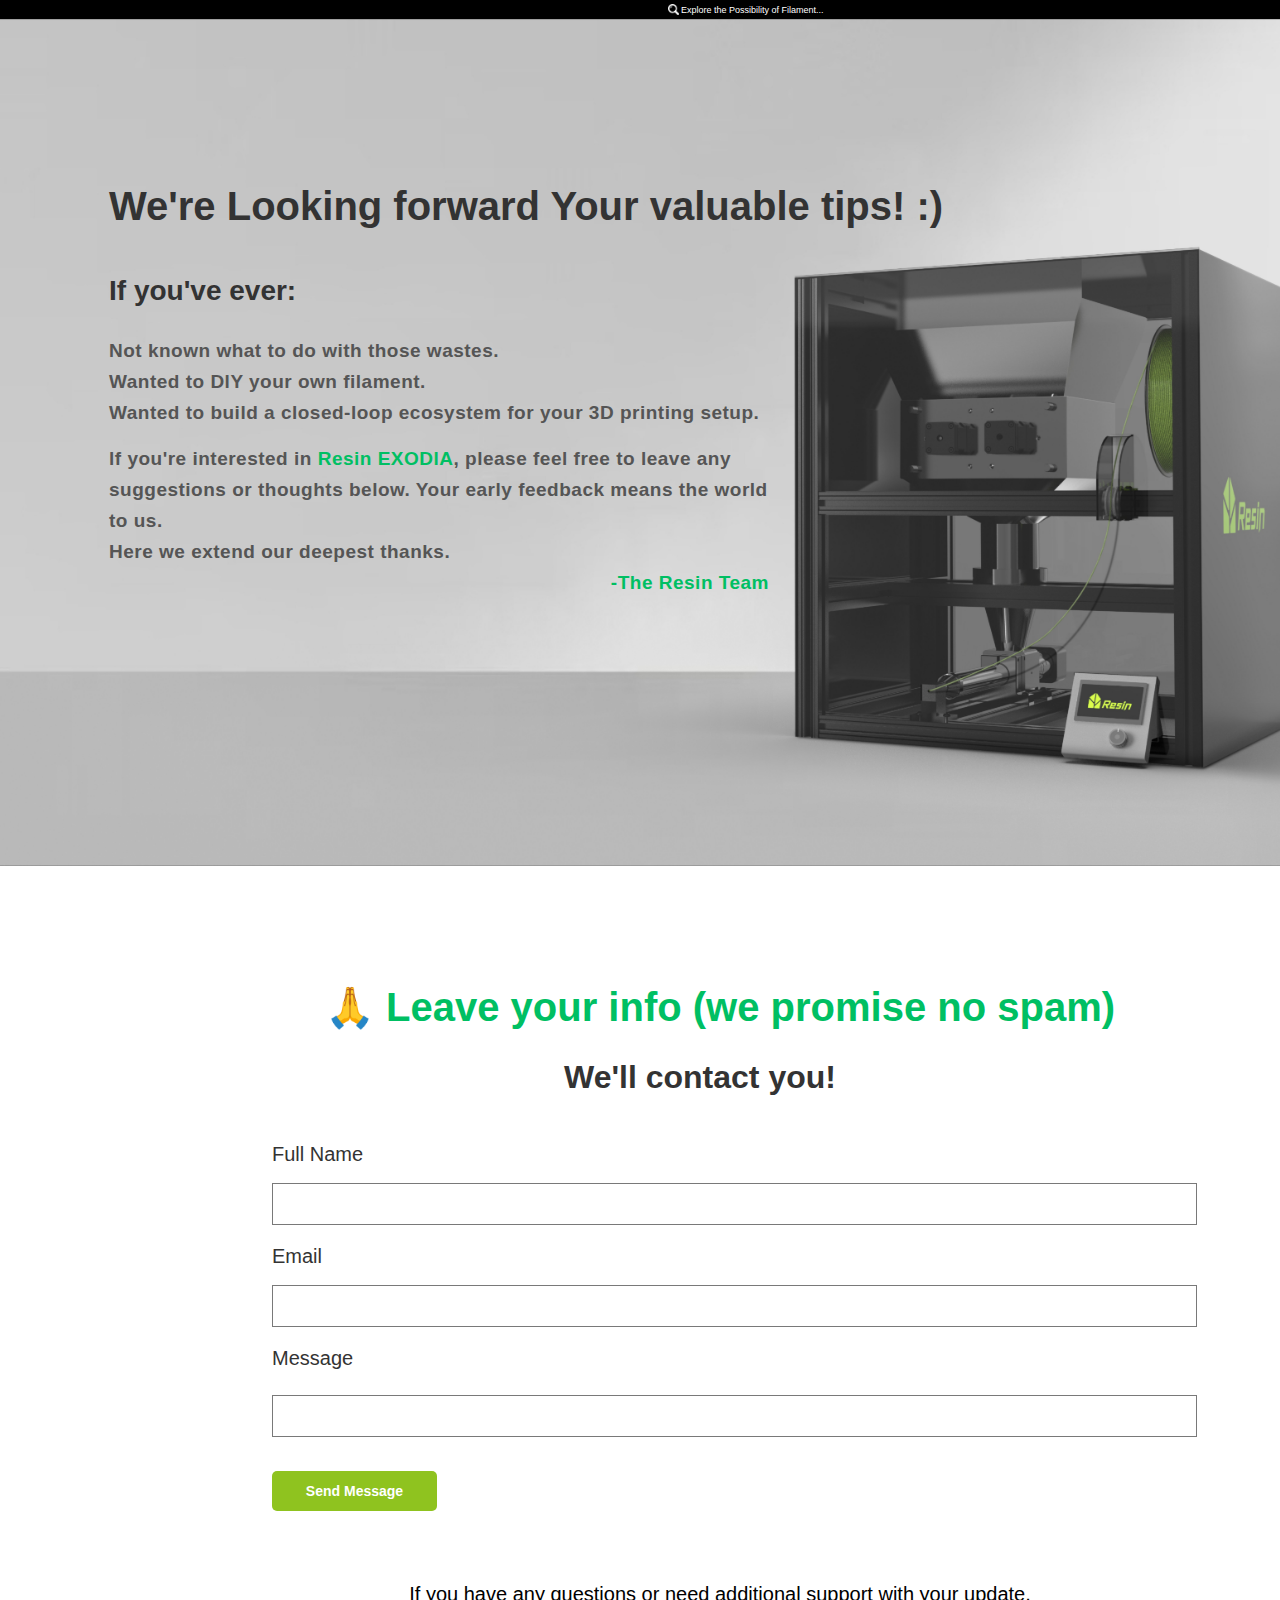
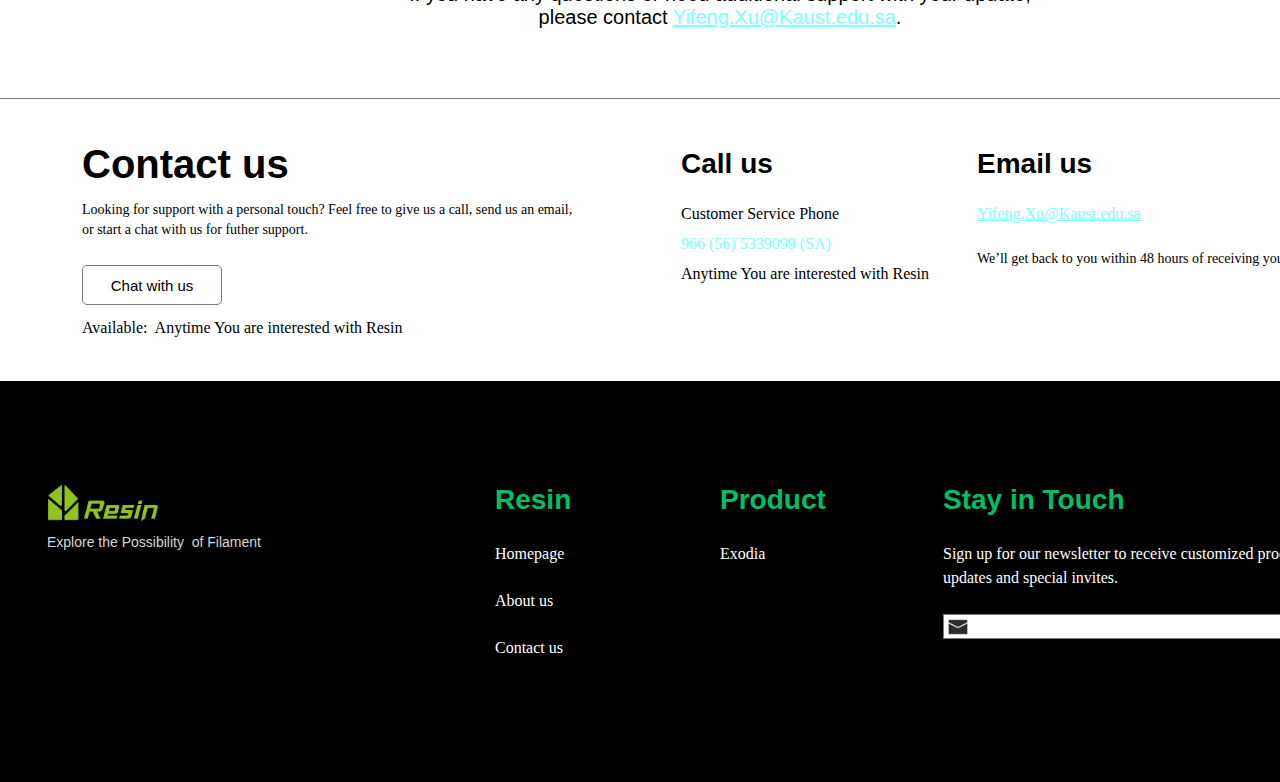
<file: contact_us.html>
﻿<!DOCTYPE html>
<html>
  <head>
    <title>Contact us</title>
    <meta http-equiv="X-UA-Compatible" content="IE=edge"/>
    <meta http-equiv="content-type" content="text/html; charset=utf-8"/>
    <link href="resources/css/axure_rp_page.css" type="text/css" rel="stylesheet"/>
    <link href="data/styles.css" type="text/css" rel="stylesheet"/>
    <link href="files/contact_us/styles.css" type="text/css" rel="stylesheet"/>
    <script src="resources/scripts/jquery-3.2.1.min.js"></script>
    <script src="resources/scripts/axure/axQuery.js"></script>
    <script src="resources/scripts/axure/globals.js"></script>
    <script src="resources/scripts/axutils.js"></script>
    <script src="resources/scripts/axure/annotation.js"></script>
    <script src="resources/scripts/axure/axQuery.std.js"></script>
    <script src="resources/scripts/axure/doc.js"></script>
    <script src="resources/scripts/messagecenter.js"></script>
    <script src="resources/scripts/axure/events.js"></script>
    <script src="resources/scripts/axure/recording.js"></script>
    <script src="resources/scripts/axure/action.js"></script>
    <script src="resources/scripts/axure/expr.js"></script>
    <script src="resources/scripts/axure/geometry.js"></script>
    <script src="resources/scripts/axure/flyout.js"></script>
    <script src="resources/scripts/axure/model.js"></script>
    <script src="resources/scripts/axure/repeater.js"></script>
    <script src="resources/scripts/axure/sto.js"></script>
    <script src="resources/scripts/axure/utils.temp.js"></script>
    <script src="resources/scripts/axure/variables.js"></script>
    <script src="resources/scripts/axure/drag.js"></script>
    <script src="resources/scripts/axure/move.js"></script>
    <script src="resources/scripts/axure/visibility.js"></script>
    <script src="resources/scripts/axure/style.js"></script>
    <script src="resources/scripts/axure/adaptive.js"></script>
    <script src="resources/scripts/axure/tree.js"></script>
    <script src="resources/scripts/axure/init.temp.js"></script>
    <script src="resources/scripts/axure/legacy.js"></script>
    <script src="resources/scripts/axure/viewer.js"></script>
    <script src="resources/scripts/axure/math.js"></script>
    <script src="resources/scripts/axure/jquery.nicescroll.min.js"></script>
    <script src="data/document.js"></script>
    <script src="files/contact_us/data.js"></script>
    <script type="text/javascript">
      $axure.utils.getTransparentGifPath = function() { return 'resources/images/transparent.gif'; };
      $axure.utils.getOtherPath = function() { return 'resources/Other.html'; };
      $axure.utils.getReloadPath = function() { return 'resources/reload.html'; };
    </script>
  </head>
  <body>
    <div id="base" class="">

      <!-- 页面1 (矩形) -->
      <div id="u132" class="ax_default box_2" data-label="页面1">
        <div id="u132_div" class=""></div>
        <div id="u132_text" class="text ">
          <p><span>页面 2</span></p>
        </div>
      </div>

      <!-- Footer (Background/Mask) (矩形) -->
      <div id="u133" class="ax_default box_2" data-label="Footer (Background/Mask)">
        <div id="u133_div" class=""></div>
        <div id="u133_text" class="text " style="display:none; visibility: hidden">
          <p></p>
        </div>
      </div>

      <!-- Unnamed (矩形) -->
      <div id="u134" class="ax_default box_1">
        <div id="u134_div" class=""></div>
        <div id="u134_text" class="text " style="display:none; visibility: hidden">
          <p></p>
        </div>
      </div>

      <!-- Unnamed (矩形) -->
      <div id="u135" class="ax_default _文本段落">
        <div id="u135_div" class=""></div>
        <div id="u135_text" class="text ">
          <p><span>Explore the Possibility of Filament...</span></p>
        </div>
      </div>

      <!-- Unnamed (图像) -->
      <div id="u136" class="ax_default _图像">
        <img id="u136_img" class="img " src="images/homepage/u20.png"/>
        <div id="u136_text" class="text " style="display:none; visibility: hidden">
          <p></p>
        </div>
      </div>

      <!-- Unnamed (图像) -->
      <div id="u137" class="ax_default _图像">
        <img id="u137_img" class="img " src="images/contact_us/u137.jpg"/>
        <div id="u137_text" class="text " style="display:none; visibility: hidden">
          <p></p>
        </div>
      </div>

      <!-- Unnamed (矩形) -->
      <div id="u138" class="ax_default _二级标题">
        <div id="u138_div" class=""></div>
        <div id="u138_text" class="text ">
          <p><span>We're Looking forward Your valuable tips! :)</span></p>
        </div>
      </div>

      <!-- Unnamed (矩形) -->
      <div id="u139" class="ax_default _二级标题">
        <div id="u139_div" class=""></div>
        <div id="u139_text" class="text ">
          <p><span>Not known what to do with those wastes.<br>Wanted to DlY your own filament.</span></p><p><span>Wanted to build a closed-loop ecosystem for your 3D printing setup.</span></p>
        </div>
      </div>

      <!-- Unnamed (矩形) -->
      <div id="u140" class="ax_default _二级标题">
        <div id="u140_div" class=""></div>
        <div id="u140_text" class="text ">
          <p><span>If you've ever:</span></p>
        </div>
      </div>

      <!-- Unnamed (矩形) -->
      <div id="u141" class="ax_default _三级标题">
        <div id="u141_div" class=""></div>
        <div id="u141_text" class="text ">
          <p><span>🙏 Leave your info (we promise no spam)</span></p>
        </div>
      </div>

      <!-- Unnamed (矩形) -->
      <div id="u142" class="ax_default _一级标题">
        <div id="u142_div" class=""></div>
        <div id="u142_text" class="text ">
          <p><span>We'll contact you!</span></p>
        </div>
      </div>

      <!-- Unnamed (矩形) -->
      <div id="u143" class="ax_default _一级标题">
        <div id="u143_div" class=""></div>
        <div id="u143_text" class="text ">
          <p><span>Full Name</span></p>
        </div>
      </div>

      <!-- Unnamed (文本框(单行)) -->
      <div id="u144" class="ax_default text_field">
        <div id="u144_div" class=""></div>
        <input id="u144_input" type="text" value="" class="u144_input"/>
      </div>

      <!-- Unnamed (矩形) -->
      <div id="u145" class="ax_default _一级标题">
        <div id="u145_div" class=""></div>
        <div id="u145_text" class="text ">
          <p><span>Email</span></p>
        </div>
      </div>

      <!-- Unnamed (文本框(单行)) -->
      <div id="u146" class="ax_default text_field">
        <div id="u146_div" class=""></div>
        <input id="u146_input" type="text" value="" class="u146_input"/>
      </div>

      <!-- Unnamed (矩形) -->
      <div id="u147" class="ax_default _一级标题">
        <div id="u147_div" class=""></div>
        <div id="u147_text" class="text ">
          <p><span>Message</span></p>
        </div>
      </div>

      <!-- Unnamed (文本框(单行)) -->
      <div id="u148" class="ax_default text_field">
        <div id="u148_div" class=""></div>
        <input id="u148_input" type="text" value="" class="u148_input"/>
      </div>

      <!-- Unnamed (矩形) -->
      <div id="u149" class="ax_default primary_button">
        <div id="u149_div" class=""></div>
        <div id="u149_text" class="text ">
          <p><span>Send Message</span></p>
        </div>
      </div>

      <!-- Unnamed (矩形) -->
      <div id="u150" class="ax_default _三级标题">
        <div id="u150_div" class=""></div>
        <div id="u150_text" class="text ">
          <p><span style="color:#000000;">If you have any questions or need additional support with your update, </span></p><p><span style="color:#000000;">please contact </span><span style="text-decoration:underline ;color:#80FFFF;">Yifeng.Xu@Kaust.edu.sa</span><span style="color:#000000;">.</span></p>
        </div>
      </div>

      <!-- 开放时间 (矩形) -->
      <div id="u151" class="ax_default _文本段落" data-label="开放时间">
        <div id="u151_div" class=""></div>
        <div id="u151_text" class="text ">
          <p><span>Contact us</span></p>
        </div>
      </div>

      <!-- 星期一至六：中午十二时至晚上十时 (矩形) -->
      <div id="u152" class="ax_default _文本段落" data-label="星期一至六：中午十二时至晚上十时">
        <div id="u152_div" class=""></div>
        <div id="u152_text" class="text ">
          <p><span>Available:&nbsp; Anytime You are interested with Resin</span></p>
        </div>
      </div>

      <!-- 星期一至六：中午十二时至晚上十时 (矩形) -->
      <div id="u153" class="ax_default _文本段落" data-label="星期一至六：中午十二时至晚上十时">
        <div id="u153_div" class=""></div>
        <div id="u153_text" class="text ">
          <p><span>Looking for support with a personal touch? Feel free to give us a call, send us an email, or start a chat with us for futher support.</span></p>
        </div>
      </div>

      <!-- Unnamed (矩形) -->
      <div id="u154" class="ax_default button">
        <div id="u154_div" class=""></div>
        <div id="u154_text" class="text ">
          <p><span>Chat with us</span></p>
        </div>
      </div>

      <!-- 开放时间 (矩形) -->
      <div id="u155" class="ax_default _文本段落" data-label="开放时间">
        <div id="u155_div" class=""></div>
        <div id="u155_text" class="text ">
          <p><span>Call us</span></p>
        </div>
      </div>

      <!-- 星期一至六：中午十二时至晚上十时 (矩形) -->
      <div id="u156" class="ax_default _文本段落" data-label="星期一至六：中午十二时至晚上十时">
        <div id="u156_div" class=""></div>
        <div id="u156_text" class="text ">
          <p><span style="color:#000000;">Customer Service Phone</span></p><p><span style="color:#80FFFF;">966 (56) 5339099 (SA) </span></p><p><span style="color:#000000;">Anytime You are interested with Resin</span></p>
        </div>
      </div>

      <!-- 开放时间 (矩形) -->
      <div id="u157" class="ax_default _文本段落" data-label="开放时间">
        <div id="u157_div" class=""></div>
        <div id="u157_text" class="text ">
          <p><span>Email us</span></p>
        </div>
      </div>

      <!-- 星期一至六：中午十二时至晚上十时 (矩形) -->
      <div id="u158" class="ax_default _文本段落" data-label="星期一至六：中午十二时至晚上十时">
        <div id="u158_div" class=""></div>
        <div id="u158_text" class="text ">
          <p><span style="text-decoration:underline ;">Yifeng.Xu@Kaust.edu.sa</span></p>
        </div>
      </div>

      <!-- 星期一至六：中午十二时至晚上十时 (矩形) -->
      <div id="u159" class="ax_default _文本段落" data-label="星期一至六：中午十二时至晚上十时">
        <div id="u159_div" class=""></div>
        <div id="u159_text" class="text ">
          <p><span>We’ll get back to you within 48 hours of receiving your request.</span></p>
        </div>
      </div>

      <!-- Unnamed (直线 / 行距) -->
      <div id="u160" class="ax_default line">
        <img id="u160_img" class="img " src="images/contact_us/u160.svg"/>
        <div id="u160_text" class="text " style="display:none; visibility: hidden">
          <p></p>
        </div>
      </div>

      <!-- 秋叶咖啡厅，是一家温馨而充满秋季氛围的咖啡馆。这里供应各种美味的咖啡、茶饮和小食，让您在秋天的日子里感受到满满的温暖。 (矩形) -->
      <div id="u161" class="ax_default _文本段落" data-label="秋叶咖啡厅，是一家温馨而充满秋季氛围的咖啡馆。这里供应各种美味的咖啡、茶饮和小食，让您在秋天的日子里感受到满满的温暖。">
        <div id="u161_div" class=""></div>
        <div id="u161_text" class="text ">
          <p><span>Explore the Possibility&nbsp; of Filament</span></p>
        </div>
      </div>

      <!-- 快捷访问 (矩形) -->
      <div id="u162" class="ax_default _文本段落" data-label="快捷访问">
        <div id="u162_div" class=""></div>
        <div id="u162_text" class="text ">
          <p><span>Resin</span></p>
        </div>
      </div>

      <!-- 首页 (矩形) -->
      <div id="u163" class="ax_default _文本段落" data-label="首页">
        <div id="u163_div" class=""></div>
        <div id="u163_text" class="text ">
          <p><span>Homepage</span></p>
        </div>
      </div>

      <!-- 关于我们 (矩形) -->
      <div id="u164" class="ax_default _文本段落" data-label="关于我们">
        <div id="u164_div" class=""></div>
        <div id="u164_text" class="text ">
          <p><span>About us</span></p>
        </div>
      </div>

      <!-- 联系我们 (矩形) -->
      <div id="u165" class="ax_default _文本段落" data-label="联系我们">
        <div id="u165_div" class=""></div>
        <div id="u165_text" class="text ">
          <p><span>Contact us</span></p>
        </div>
      </div>

      <!-- 服务说明 (矩形) -->
      <div id="u166" class="ax_default _文本段落" data-label="服务说明">
        <div id="u166_div" class=""></div>
        <div id="u166_text" class="text ">
          <p><span>Stay in Touch</span></p>
        </div>
      </div>

      <!-- 微博 (矩形) -->
      <div id="u167" class="ax_default _文本段落" data-label="微博">
        <div id="u167_div" class=""></div>
        <div id="u167_text" class="text ">
          <p><span>Sign up for our newsletter to receive customized product news, updates and special invites.</span></p>
        </div>
      </div>

      <!-- 菜单 (矩形) -->
      <div id="u168" class="ax_default _文本段落" data-label="菜单">
        <div id="u168_div" class=""></div>
        <div id="u168_text" class="text ">
          <p><span>Product</span></p>
        </div>
      </div>

      <!-- 咖啡 (矩形) -->
      <div id="u169" class="ax_default _文本段落" data-label="咖啡">
        <div id="u169_div" class=""></div>
        <div id="u169_text" class="text ">
          <p><span>Exodia</span></p>
        </div>
      </div>

      <!-- Unnamed (图像) -->
      <div id="u170" class="ax_default _图像">
        <img id="u170_img" class="img " src="images/homepage/u22.png"/>
        <div id="u170_text" class="text " style="display:none; visibility: hidden">
          <p></p>
        </div>
      </div>

      <!-- Unnamed (文本框(单行)) -->
      <div id="u171" class="ax_default text_field">
        <div id="u171_div" class=""></div>
        <input id="u171_input" type="text" value="" class="u171_input"/>
      </div>

      <!-- Unnamed (图像) -->
      <div id="u172" class="ax_default _图像">
        <img id="u172_img" class="img " src="images/homepage/u49.png"/>
        <div id="u172_text" class="text " style="display:none; visibility: hidden">
          <p></p>
        </div>
      </div>

      <!-- Unnamed (矩形) -->
      <div id="u173" class="ax_default _二级标题">
        <div id="u173_div" class=""></div>
        <div id="u173_text" class="text ">
          <p style="text-align:left;"><span style="color:#555555;">lf you're interested in </span><span style="color:#00BF63;">Resin EXODlA</span><span style="color:#555555;">, please feel free to leave any suggestions or thoughts below. Your early feedback means the world</span></p><p style="text-align:left;"><span style="color:#555555;">to us.</span></p><p style="text-align:left;"><span style="color:#555555;">Here we extend our deepest thanks.</span></p><p style="text-align:right;"><span style="color:#00BF63;">-The Resin Team</span></p>
        </div>
      </div>
    </div>
    <script src="resources/scripts/axure/ios.js"></script>
  </body>
</html>
</file>
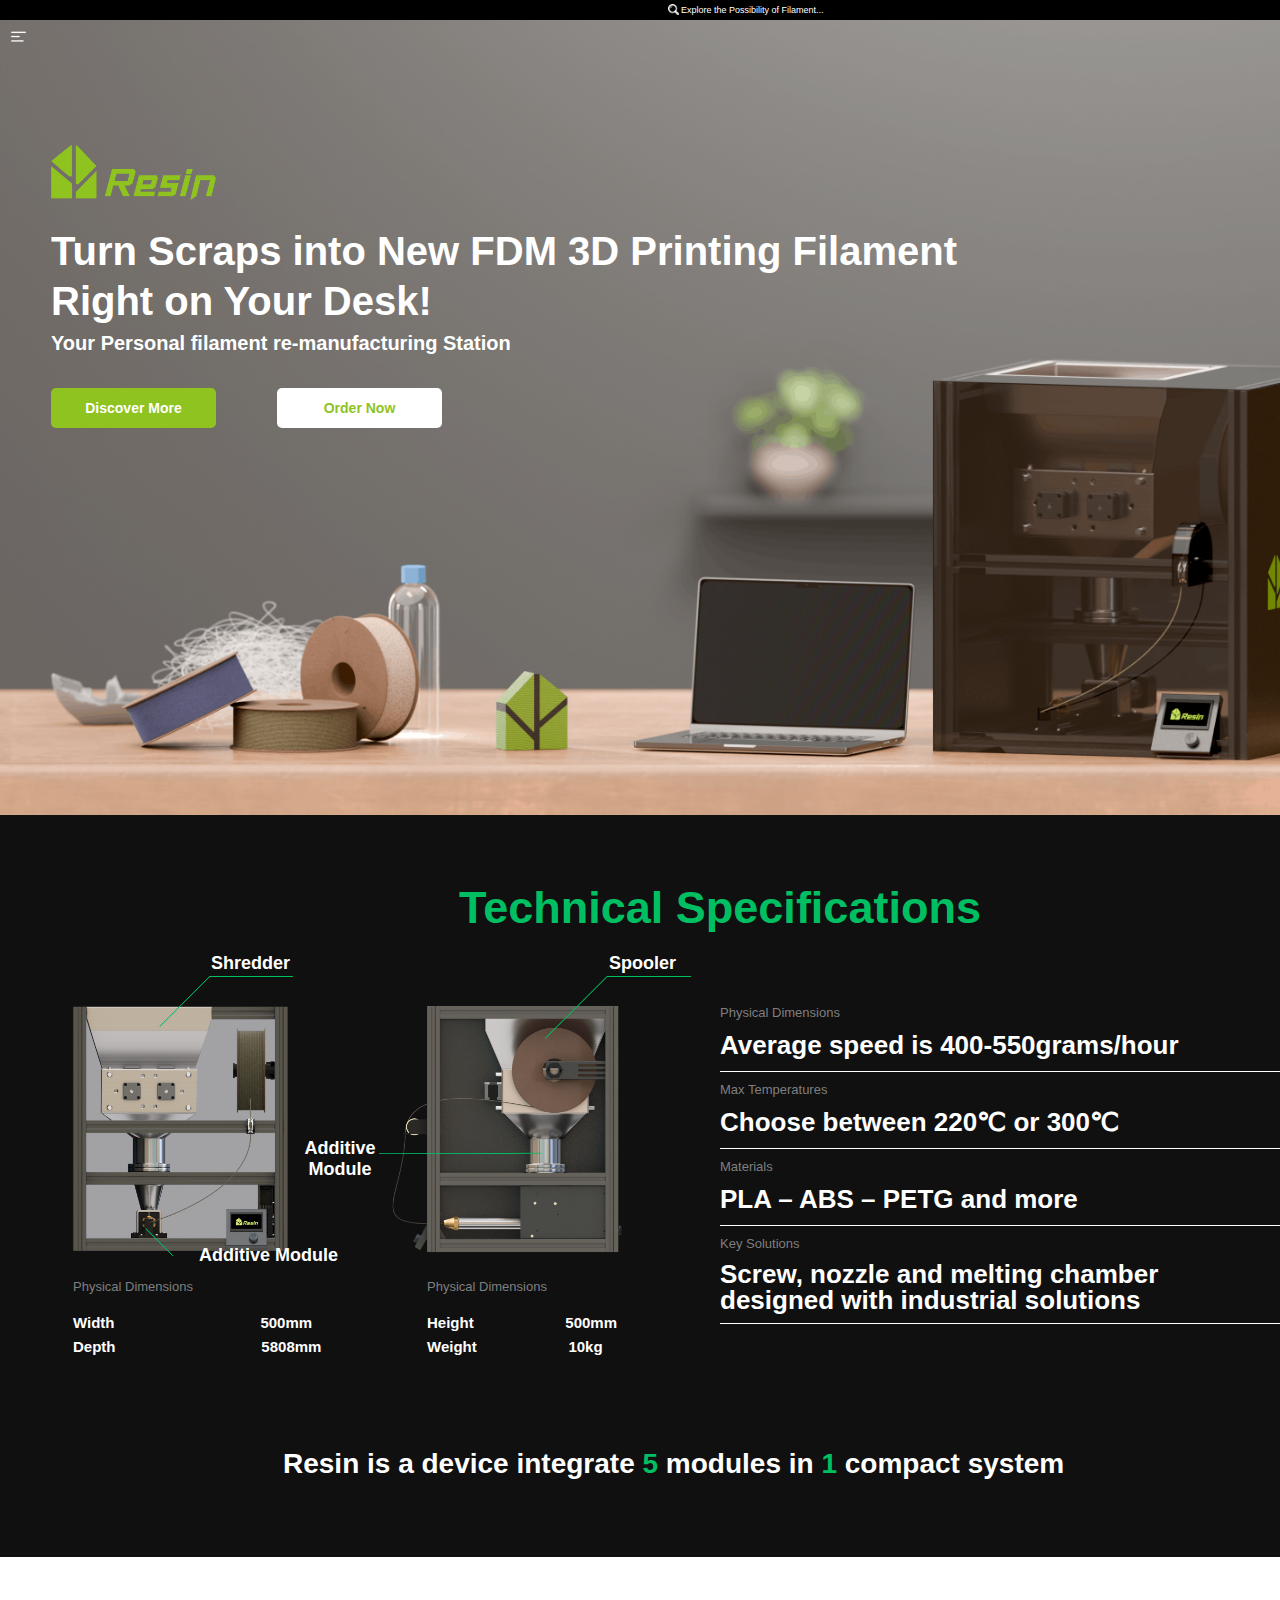
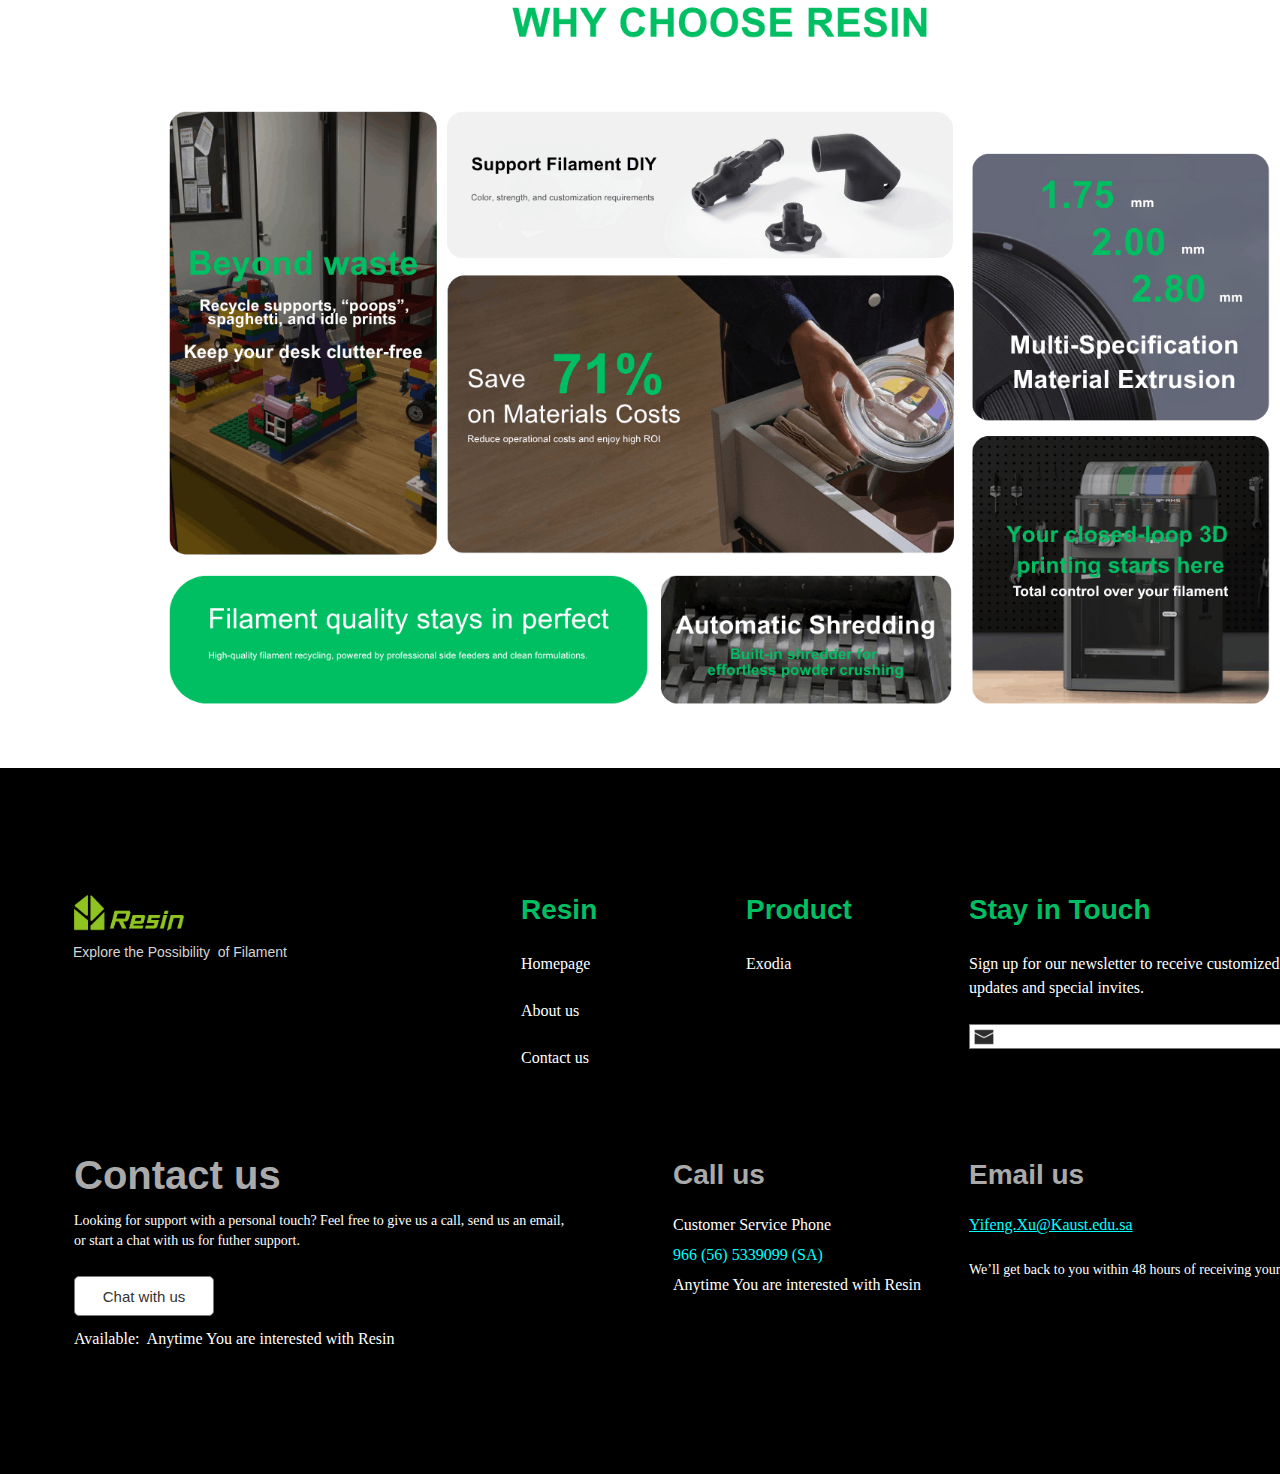
<file: homepage.html>
﻿<!DOCTYPE html>
<html>
  <head>
    <title>Homepage</title>
    <meta http-equiv="X-UA-Compatible" content="IE=edge"/>
    <meta http-equiv="content-type" content="text/html; charset=utf-8"/>
    <link href="resources/css/axure_rp_page.css" type="text/css" rel="stylesheet"/>
    <link href="data/styles.css" type="text/css" rel="stylesheet"/>
    <link href="files/homepage/styles.css" type="text/css" rel="stylesheet"/>
    <script src="resources/scripts/jquery-3.2.1.min.js"></script>
    <script src="resources/scripts/axure/axQuery.js"></script>
    <script src="resources/scripts/axure/globals.js"></script>
    <script src="resources/scripts/axutils.js"></script>
    <script src="resources/scripts/axure/annotation.js"></script>
    <script src="resources/scripts/axure/axQuery.std.js"></script>
    <script src="resources/scripts/axure/doc.js"></script>
    <script src="resources/scripts/messagecenter.js"></script>
    <script src="resources/scripts/axure/events.js"></script>
    <script src="resources/scripts/axure/recording.js"></script>
    <script src="resources/scripts/axure/action.js"></script>
    <script src="resources/scripts/axure/expr.js"></script>
    <script src="resources/scripts/axure/geometry.js"></script>
    <script src="resources/scripts/axure/flyout.js"></script>
    <script src="resources/scripts/axure/model.js"></script>
    <script src="resources/scripts/axure/repeater.js"></script>
    <script src="resources/scripts/axure/sto.js"></script>
    <script src="resources/scripts/axure/utils.temp.js"></script>
    <script src="resources/scripts/axure/variables.js"></script>
    <script src="resources/scripts/axure/drag.js"></script>
    <script src="resources/scripts/axure/move.js"></script>
    <script src="resources/scripts/axure/visibility.js"></script>
    <script src="resources/scripts/axure/style.js"></script>
    <script src="resources/scripts/axure/adaptive.js"></script>
    <script src="resources/scripts/axure/tree.js"></script>
    <script src="resources/scripts/axure/init.temp.js"></script>
    <script src="resources/scripts/axure/legacy.js"></script>
    <script src="resources/scripts/axure/viewer.js"></script>
    <script src="resources/scripts/axure/math.js"></script>
    <script src="resources/scripts/axure/jquery.nicescroll.min.js"></script>
    <script src="data/document.js"></script>
    <script src="files/homepage/data.js"></script>
    <script type="text/javascript">
      $axure.utils.getTransparentGifPath = function() { return 'resources/images/transparent.gif'; };
      $axure.utils.getOtherPath = function() { return 'resources/Other.html'; };
      $axure.utils.getReloadPath = function() { return 'resources/reload.html'; };
    </script>
  </head>
  <body>
    <div id="base" class="">

      <!-- 首页 (Background/Mask) (矩形) -->
      <div id="u0" class="ax_default box_2" data-label="首页 (Background/Mask)">
        <div id="u0_div" class=""></div>
        <div id="u0_text" class="text " style="display:none; visibility: hidden">
          <p></p>
        </div>
      </div>

      <!-- Image (图像) -->
      <div id="u1" class="ax_default _图片" data-label="Image">
        <img id="u1_img" class="img " src="images/homepage/image_u1.jpg"/>
        <div id="u1_text" class="text " style="display:none; visibility: hidden">
          <p></p>
        </div>
      </div>

      <!-- About Us (Background/Mask) (矩形) -->
      <div id="u2" class="ax_default box_2" data-label="About Us (Background/Mask)">
        <div id="u2_div" class=""></div>
        <div id="u2_text" class="text " style="display:none; visibility: hidden">
          <p></p>
        </div>
      </div>

      <!-- Vector (形状) -->
      <div id="u3" class="ax_default box_2" data-label="Vector">
        <img id="u3_img" class="img " src="images/homepage/vector_u3.svg"/>
        <div id="u3_text" class="text " style="display:none; visibility: hidden">
          <p></p>
        </div>
      </div>

      <!-- Footer (Background/Mask) (矩形) -->
      <div id="u4" class="ax_default box_2" data-label="Footer (Background/Mask)">
        <div id="u4_div" class=""></div>
        <div id="u4_text" class="text " style="display:none; visibility: hidden">
          <p></p>
        </div>
      </div>

      <!-- 查看全部菜单 (矩形) -->
      <div id="u5" class="ax_default _文本段落" data-label="查看全部菜单">
        <div id="u5_div" class=""></div>
        <div id="u5_text" class="text ">
          <p><span>查看全部菜单</span></p>
        </div>
      </div>

      <!-- ¥19 (矩形) -->
      <div id="u6" class="ax_default _文本段落" data-label="¥19">
        <div id="u6_div" class=""></div>
        <div id="u6_text" class="text ">
          <p><span>¥19</span></p>
        </div>
      </div>

      <!-- 秋叶咖啡厅，是一家温馨而充满秋季氛围的咖啡馆。这里供应各种美味的咖啡、茶饮和小食，让您在秋天的日子里感受到满满的温暖。 (矩形) -->
      <div id="u7" class="ax_default _文本段落" data-label="秋叶咖啡厅，是一家温馨而充满秋季氛围的咖啡馆。这里供应各种美味的咖啡、茶饮和小食，让您在秋天的日子里感受到满满的温暖。">
        <div id="u7_div" class=""></div>
        <div id="u7_text" class="text ">
          <p><span>Explore the Possibility&nbsp; of Filament</span></p>
        </div>
      </div>

      <!-- 快捷访问 (矩形) -->
      <div id="u8" class="ax_default _文本段落" data-label="快捷访问">
        <div id="u8_div" class=""></div>
        <div id="u8_text" class="text ">
          <p><span>Resin</span></p>
        </div>
      </div>

      <!-- 首页 (矩形) -->
      <div id="u9" class="ax_default _文本段落" data-label="首页">
        <div id="u9_div" class=""></div>
        <div id="u9_text" class="text ">
          <p><span>Homepage</span></p>
        </div>
      </div>

      <!-- 关于我们 (矩形) -->
      <div id="u10" class="ax_default _文本段落" data-label="关于我们">
        <div id="u10_div" class=""></div>
        <div id="u10_text" class="text ">
          <p><span>About us</span></p>
        </div>
      </div>

      <!-- 联系我们 (矩形) -->
      <div id="u11" class="ax_default _文本段落" data-label="联系我们">
        <div id="u11_div" class=""></div>
        <div id="u11_text" class="text ">
          <p><span>Contact us</span></p>
        </div>
      </div>

      <!-- 服务说明 (矩形) -->
      <div id="u12" class="ax_default _文本段落" data-label="服务说明">
        <div id="u12_div" class=""></div>
        <div id="u12_text" class="text ">
          <p><span>Stay in Touch</span></p>
        </div>
      </div>

      <!-- 微博 (矩形) -->
      <div id="u13" class="ax_default _文本段落" data-label="微博">
        <div id="u13_div" class=""></div>
        <div id="u13_text" class="text ">
          <p><span>Sign up for our newsletter to receive customized product news, updates and special invites.</span></p>
        </div>
      </div>

      <!-- 菜单 (矩形) -->
      <div id="u14" class="ax_default _文本段落" data-label="菜单">
        <div id="u14_div" class=""></div>
        <div id="u14_text" class="text ">
          <p><span>Product</span></p>
        </div>
      </div>

      <!-- 咖啡 (矩形) -->
      <div id="u15" class="ax_default _文本段落" data-label="咖啡">
        <div id="u15_div" class=""></div>
        <div id="u15_text" class="text ">
          <p><span>Exodia</span></p>
        </div>
      </div>

      <!-- 开放时间 (矩形) -->
      <div id="u16" class="ax_default _文本段落" data-label="开放时间">
        <div id="u16_div" class=""></div>
        <div id="u16_text" class="text ">
          <p><span>Contact us</span></p>
        </div>
      </div>

      <!-- 星期一至六：中午十二时至晚上十时 (矩形) -->
      <div id="u17" class="ax_default _文本段落" data-label="星期一至六：中午十二时至晚上十时">
        <div id="u17_div" class=""></div>
        <div id="u17_text" class="text ">
          <p><span>Available:&nbsp; Anytime You are interested with Resin</span></p>
        </div>
      </div>

      <!-- Unnamed (矩形) -->
      <div id="u18" class="ax_default box_1">
        <div id="u18_div" class=""></div>
        <div id="u18_text" class="text " style="display:none; visibility: hidden">
          <p></p>
        </div>
      </div>

      <!-- Unnamed (矩形) -->
      <div id="u19" class="ax_default _文本段落">
        <div id="u19_div" class=""></div>
        <div id="u19_text" class="text ">
          <p><span>Explore the Possibility of Filament...</span></p>
        </div>
      </div>

      <!-- Unnamed (图像) -->
      <div id="u20" class="ax_default _图像">
        <img id="u20_img" class="img " src="images/homepage/u20.png"/>
        <div id="u20_text" class="text " style="display:none; visibility: hidden">
          <p></p>
        </div>
      </div>

      <!-- Unnamed (图像) -->
      <div id="u21" class="ax_default _图像">
        <img id="u21_img" class="img " src="images/homepage/u21.png"/>
        <div id="u21_text" class="text " style="display:none; visibility: hidden">
          <p></p>
        </div>
      </div>

      <!-- Unnamed (图像) -->
      <div id="u22" class="ax_default _图像">
        <img id="u22_img" class="img " src="images/homepage/u22.png"/>
        <div id="u22_text" class="text " style="display:none; visibility: hidden">
          <p></p>
        </div>
      </div>

      <!-- Unnamed (矩形) -->
      <div id="u23" class="ax_default _一级标题">
        <div id="u23_div" class=""></div>
        <div id="u23_text" class="text ">
          <p><span>Turn Scraps into New FDM 3D Printing Filament </span></p><p><span>Right on Your Desk!</span></p>
        </div>
      </div>

      <!-- Unnamed (矩形) -->
      <div id="u24" class="ax_default primary_button">
        <div id="u24_div" class=""></div>
        <div id="u24_text" class="text ">
          <p><span>Discover More</span></p>
        </div>
      </div>

      <!-- Unnamed (矩形) -->
      <div id="u25" class="ax_default primary_button">
        <div id="u25_div" class=""></div>
        <div id="u25_text" class="text ">
          <p><span>Order Now</span></p>
        </div>
      </div>

      <!-- Unnamed (矩形) -->
      <div id="u26" class="ax_default _文本段落">
        <div id="u26_div" class=""></div>
        <div id="u26_text" class="text ">
          <p><span>Technical Specifications</span></p>
        </div>
      </div>

      <!-- Unnamed (图像) -->
      <div id="u27" class="ax_default _图像">
        <img id="u27_img" class="img " src="images/homepage/u27.jpg"/>
        <div id="u27_text" class="text " style="display:none; visibility: hidden">
          <p></p>
        </div>
      </div>

      <!-- Unnamed (图像) -->
      <div id="u28" class="ax_default _图像">
        <img id="u28_img" class="img " src="images/homepage/u28.jpg"/>
        <div id="u28_text" class="text " style="display:none; visibility: hidden">
          <p></p>
        </div>
      </div>

      <!-- Unnamed (矩形) -->
      <div id="u29" class="ax_default _三级标题">
        <div id="u29_div" class=""></div>
        <div id="u29_text" class="text ">
          <p><span>Physical Dimensions</span></p>
        </div>
      </div>

      <!-- Unnamed (矩形) -->
      <div id="u30" class="ax_default _三级标题">
        <div id="u30_div" class=""></div>
        <div id="u30_text" class="text ">
          <p><span>Width&nbsp; &nbsp; &nbsp; &nbsp; &nbsp; &nbsp; &nbsp; &nbsp; &nbsp; &nbsp; &nbsp; &nbsp; &nbsp; &nbsp; &nbsp; &nbsp; &nbsp;&nbsp; 500mm</span></p><p><span>Depth&nbsp; &nbsp; &nbsp; &nbsp; &nbsp; &nbsp; &nbsp; &nbsp; &nbsp; &nbsp; &nbsp; &nbsp; &nbsp; &nbsp; &nbsp; &nbsp; &nbsp;&nbsp; 5808mm</span></p>
        </div>
      </div>

      <!-- Unnamed (矩形) -->
      <div id="u31" class="ax_default _三级标题">
        <div id="u31_div" class=""></div>
        <div id="u31_text" class="text ">
          <p><span>Physical Dimensions</span></p>
        </div>
      </div>

      <!-- Unnamed (矩形) -->
      <div id="u32" class="ax_default _三级标题">
        <div id="u32_div" class=""></div>
        <div id="u32_text" class="text ">
          <p><span>Height&nbsp; &nbsp; &nbsp; &nbsp; &nbsp; &nbsp; &nbsp; &nbsp; &nbsp; &nbsp; &nbsp; 500mm</span></p><p><span>Weight&nbsp; &nbsp; &nbsp; &nbsp; &nbsp; &nbsp; &nbsp; &nbsp; &nbsp; &nbsp; &nbsp; 10kg</span></p>
        </div>
      </div>

      <!-- Unnamed (矩形) -->
      <div id="u33" class="ax_default _三级标题">
        <div id="u33_div" class=""></div>
        <div id="u33_text" class="text ">
          <p><span>Physical Dimensions</span></p>
        </div>
      </div>

      <!-- Unnamed (矩形) -->
      <div id="u34" class="ax_default _文本段落">
        <div id="u34_div" class=""></div>
        <div id="u34_text" class="text ">
          <p><span>Average speed is 400-550grams/hour</span></p>
        </div>
      </div>

      <!-- HR (直线 / 行距) -->
      <div id="u35" class="ax_default box_2" data-label="HR">
        <img id="u35_img" class="img " src="images/homepage/hr_u35.svg"/>
        <div id="u35_text" class="text " style="display:none; visibility: hidden">
          <p></p>
        </div>
      </div>

      <!-- Unnamed (矩形) -->
      <div id="u36" class="ax_default _三级标题">
        <div id="u36_div" class=""></div>
        <div id="u36_text" class="text ">
          <p><span>Max Temperatures</span></p>
        </div>
      </div>

      <!-- Unnamed (矩形) -->
      <div id="u37" class="ax_default _文本段落">
        <div id="u37_div" class=""></div>
        <div id="u37_text" class="text ">
          <p><span>Choose between 220℃ or 300℃ </span></p>
        </div>
      </div>

      <!-- HR (直线 / 行距) -->
      <div id="u38" class="ax_default box_2" data-label="HR">
        <img id="u38_img" class="img " src="images/homepage/hr_u35.svg"/>
        <div id="u38_text" class="text " style="display:none; visibility: hidden">
          <p></p>
        </div>
      </div>

      <!-- Unnamed (矩形) -->
      <div id="u39" class="ax_default _三级标题">
        <div id="u39_div" class=""></div>
        <div id="u39_text" class="text ">
          <p><span>Materials</span></p>
        </div>
      </div>

      <!-- Unnamed (矩形) -->
      <div id="u40" class="ax_default _文本段落">
        <div id="u40_div" class=""></div>
        <div id="u40_text" class="text ">
          <p><span>PLA – ABS – PETG and more</span></p>
        </div>
      </div>

      <!-- HR (直线 / 行距) -->
      <div id="u41" class="ax_default box_2" data-label="HR">
        <img id="u41_img" class="img " src="images/homepage/hr_u35.svg"/>
        <div id="u41_text" class="text " style="display:none; visibility: hidden">
          <p></p>
        </div>
      </div>

      <!-- Unnamed (矩形) -->
      <div id="u42" class="ax_default _三级标题">
        <div id="u42_div" class=""></div>
        <div id="u42_text" class="text ">
          <p><span>Key Solutions</span></p>
        </div>
      </div>

      <!-- Unnamed (矩形) -->
      <div id="u43" class="ax_default _文本段落">
        <div id="u43_div" class=""></div>
        <div id="u43_text" class="text ">
          <p><span>Screw, nozzle and melting chamber designed with industrial solutions</span></p>
        </div>
      </div>

      <!-- HR (直线 / 行距) -->
      <div id="u44" class="ax_default box_2" data-label="HR">
        <img id="u44_img" class="img " src="images/homepage/hr_u35.svg"/>
        <div id="u44_text" class="text " style="display:none; visibility: hidden">
          <p></p>
        </div>
      </div>

      <!-- Unnamed (图像) -->
      <div id="u45" class="ax_default _图像">
        <img id="u45_img" class="img " src="images/homepage/u22.png"/>
        <div id="u45_text" class="text " style="display:none; visibility: hidden">
          <p></p>
        </div>
      </div>

      <!-- 星期一至六：中午十二时至晚上十时 (矩形) -->
      <div id="u46" class="ax_default _文本段落" data-label="星期一至六：中午十二时至晚上十时">
        <div id="u46_div" class=""></div>
        <div id="u46_text" class="text ">
          <p><span>Looking for support with a personal touch? Feel free to give us a call, send us an email, or start a chat with us for futher support.</span></p>
        </div>
      </div>

      <!-- Unnamed (矩形) -->
      <div id="u47" class="ax_default button">
        <div id="u47_div" class=""></div>
        <div id="u47_text" class="text ">
          <p><span>Chat with us</span></p>
        </div>
      </div>

      <!-- Unnamed (文本框(单行)) -->
      <div id="u48" class="ax_default text_field">
        <div id="u48_div" class=""></div>
        <input id="u48_input" type="text" value="" class="u48_input"/>
      </div>

      <!-- Unnamed (图像) -->
      <div id="u49" class="ax_default _图像">
        <img id="u49_img" class="img " src="images/homepage/u49.png"/>
        <div id="u49_text" class="text " style="display:none; visibility: hidden">
          <p></p>
        </div>
      </div>

      <!-- 开放时间 (矩形) -->
      <div id="u50" class="ax_default _文本段落" data-label="开放时间">
        <div id="u50_div" class=""></div>
        <div id="u50_text" class="text ">
          <p><span>Call us</span></p>
        </div>
      </div>

      <!-- 星期一至六：中午十二时至晚上十时 (矩形) -->
      <div id="u51" class="ax_default _文本段落" data-label="星期一至六：中午十二时至晚上十时">
        <div id="u51_div" class=""></div>
        <div id="u51_text" class="text ">
          <p><span style="color:#FFFFFF;">Customer Service Phone</span></p><p><span style="color:#00FFFF;">966 (56) 5339099 (SA) </span></p><p><span style="color:#FFFFFF;">Anytime You are interested with Resin</span></p>
        </div>
      </div>

      <!-- 开放时间 (矩形) -->
      <div id="u52" class="ax_default _文本段落" data-label="开放时间">
        <div id="u52_div" class=""></div>
        <div id="u52_text" class="text ">
          <p><span>Email us</span></p>
        </div>
      </div>

      <!-- 星期一至六：中午十二时至晚上十时 (矩形) -->
      <div id="u53" class="ax_default _文本段落" data-label="星期一至六：中午十二时至晚上十时">
        <div id="u53_div" class=""></div>
        <div id="u53_text" class="text ">
          <p><span style="text-decoration:underline ;">Yifeng.Xu@Kaust.edu.sa</span></p>
        </div>
      </div>

      <!-- 星期一至六：中午十二时至晚上十时 (矩形) -->
      <div id="u54" class="ax_default _文本段落" data-label="星期一至六：中午十二时至晚上十时">
        <div id="u54_div" class=""></div>
        <div id="u54_text" class="text ">
          <p><span>We’ll get back to you within 48 hours of receiving your request.</span></p>
        </div>
      </div>

      <!-- Unnamed (矩形) -->
      <div id="u55" class="ax_default _一级标题">
        <div id="u55_div" class=""></div>
        <div id="u55_text" class="text ">
          <p><span>Your Personal filament re-manufacturing Station</span></p>
        </div>
      </div>

      <!-- Unnamed (矩形) -->
      <div id="u56" class="ax_default _一级标题">
        <div id="u56_div" class=""></div>
        <div id="u56_text" class="text ">
          <p><span style="color:#FFFFFF;">Resin is a device integrate </span><span style="color:#00BF63;">5</span><span style="color:#FFFFFF;"> modules in </span><span style="color:#00BF63;">1 </span><span style="color:#FFFFFF;">compact system</span></p>
        </div>
      </div>

      <!-- Unnamed (直线 / 行距) -->
      <div id="u57" class="ax_default line">
        <img id="u57_img" class="img " src="images/homepage/u57.svg"/>
        <div id="u57_text" class="text " style="display:none; visibility: hidden">
          <p></p>
        </div>
      </div>

      <!-- Unnamed (直线 / 行距) -->
      <div id="u58" class="ax_default line">
        <img id="u58_img" class="img " src="images/homepage/u58.svg"/>
        <div id="u58_text" class="text " style="display:none; visibility: hidden">
          <p></p>
        </div>
      </div>

      <!-- Unnamed (矩形) -->
      <div id="u59" class="ax_default _三级标题">
        <div id="u59_div" class=""></div>
        <div id="u59_text" class="text ">
          <p><span>Shredder</span></p>
        </div>
      </div>

      <!-- Unnamed (直线 / 行距) -->
      <div id="u60" class="ax_default line">
        <img id="u60_img" class="img " src="images/homepage/u60.svg"/>
        <div id="u60_text" class="text " style="display:none; visibility: hidden">
          <p></p>
        </div>
      </div>

      <!-- Unnamed (直线 / 行距) -->
      <div id="u61" class="ax_default line">
        <img id="u61_img" class="img " src="images/homepage/u58.svg"/>
        <div id="u61_text" class="text " style="display:none; visibility: hidden">
          <p></p>
        </div>
      </div>

      <!-- Unnamed (矩形) -->
      <div id="u62" class="ax_default _三级标题">
        <div id="u62_div" class=""></div>
        <div id="u62_text" class="text ">
          <p><span>Spooler</span></p>
        </div>
      </div>

      <!-- Unnamed (直线 / 行距) -->
      <div id="u63" class="ax_default line">
        <img id="u63_img" class="img " src="images/homepage/u63.svg"/>
        <div id="u63_text" class="text " style="display:none; visibility: hidden">
          <p></p>
        </div>
      </div>

      <!-- Unnamed (矩形) -->
      <div id="u64" class="ax_default _三级标题">
        <div id="u64_div" class=""></div>
        <div id="u64_text" class="text ">
          <p><span>Additive </span></p><p><span>Module</span></p>
        </div>
      </div>

      <!-- Unnamed (直线 / 行距) -->
      <div id="u65" class="ax_default line">
        <img id="u65_img" class="img " src="images/homepage/u65.svg"/>
        <div id="u65_text" class="text " style="display:none; visibility: hidden">
          <p></p>
        </div>
      </div>

      <!-- Unnamed (矩形) -->
      <div id="u66" class="ax_default _三级标题">
        <div id="u66_div" class=""></div>
        <div id="u66_text" class="text ">
          <p><span>Additive Module</span></p>
        </div>
      </div>

      <!-- Unnamed (图像) -->
      <div id="u67" class="ax_default _图像">
        <img id="u67_img" class="img " src="images/homepage/u67.jpg"/>
        <div id="u67_text" class="text " style="display:none; visibility: hidden">
          <p></p>
        </div>
      </div>
    </div>
    <script src="resources/scripts/axure/ios.js"></script>
  </body>
</html>
</file>
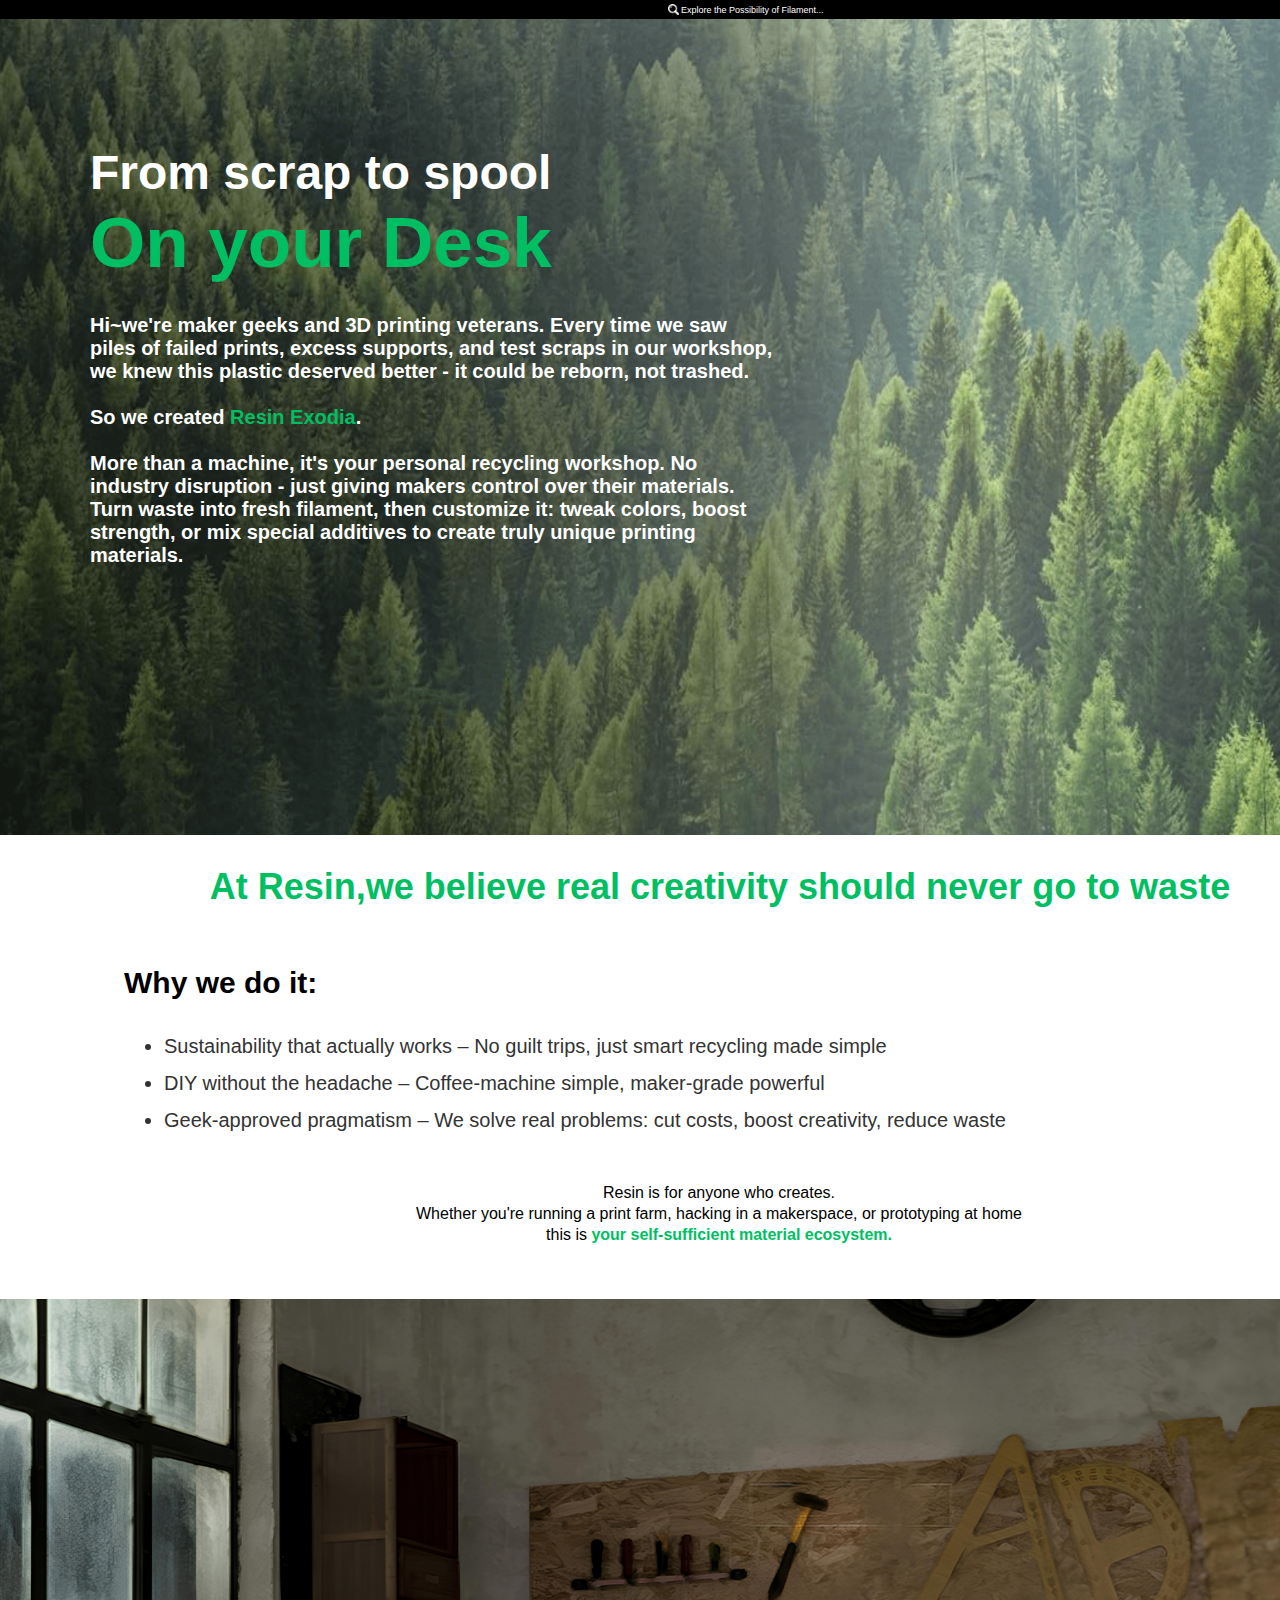
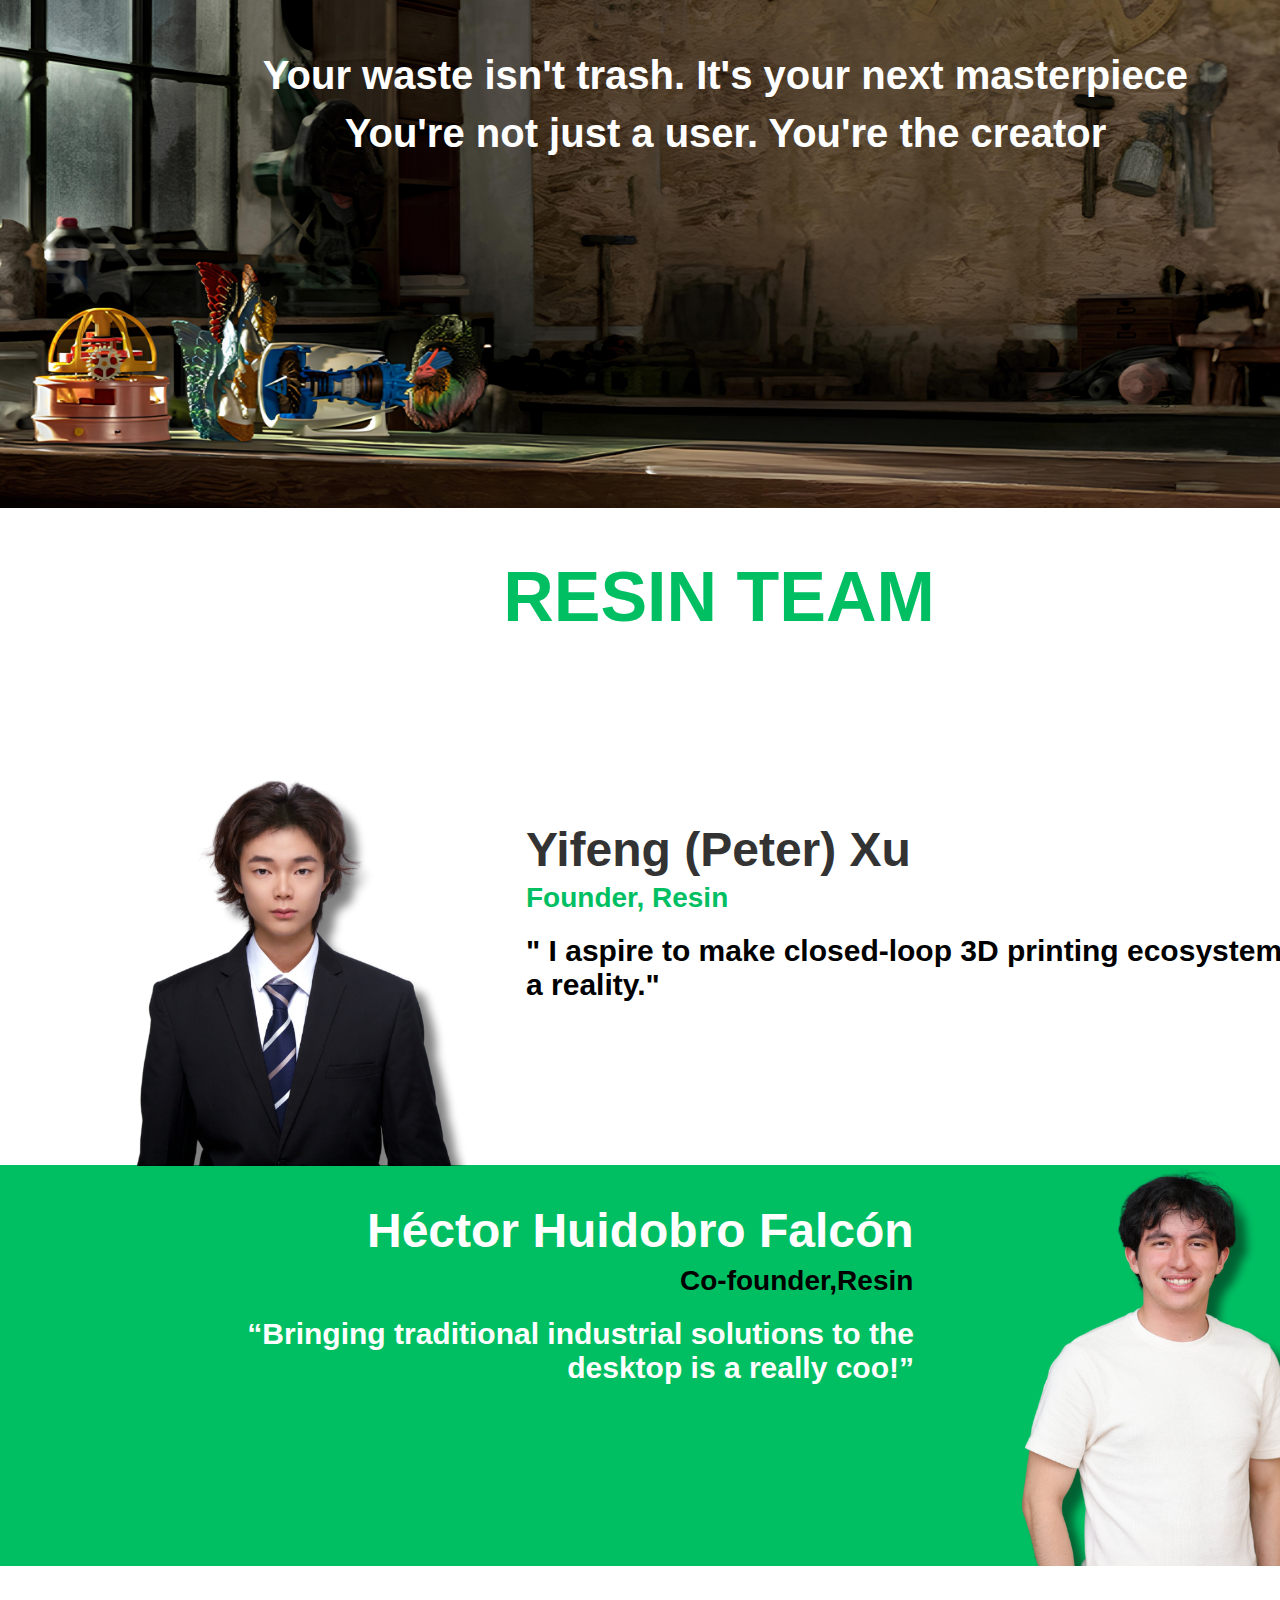
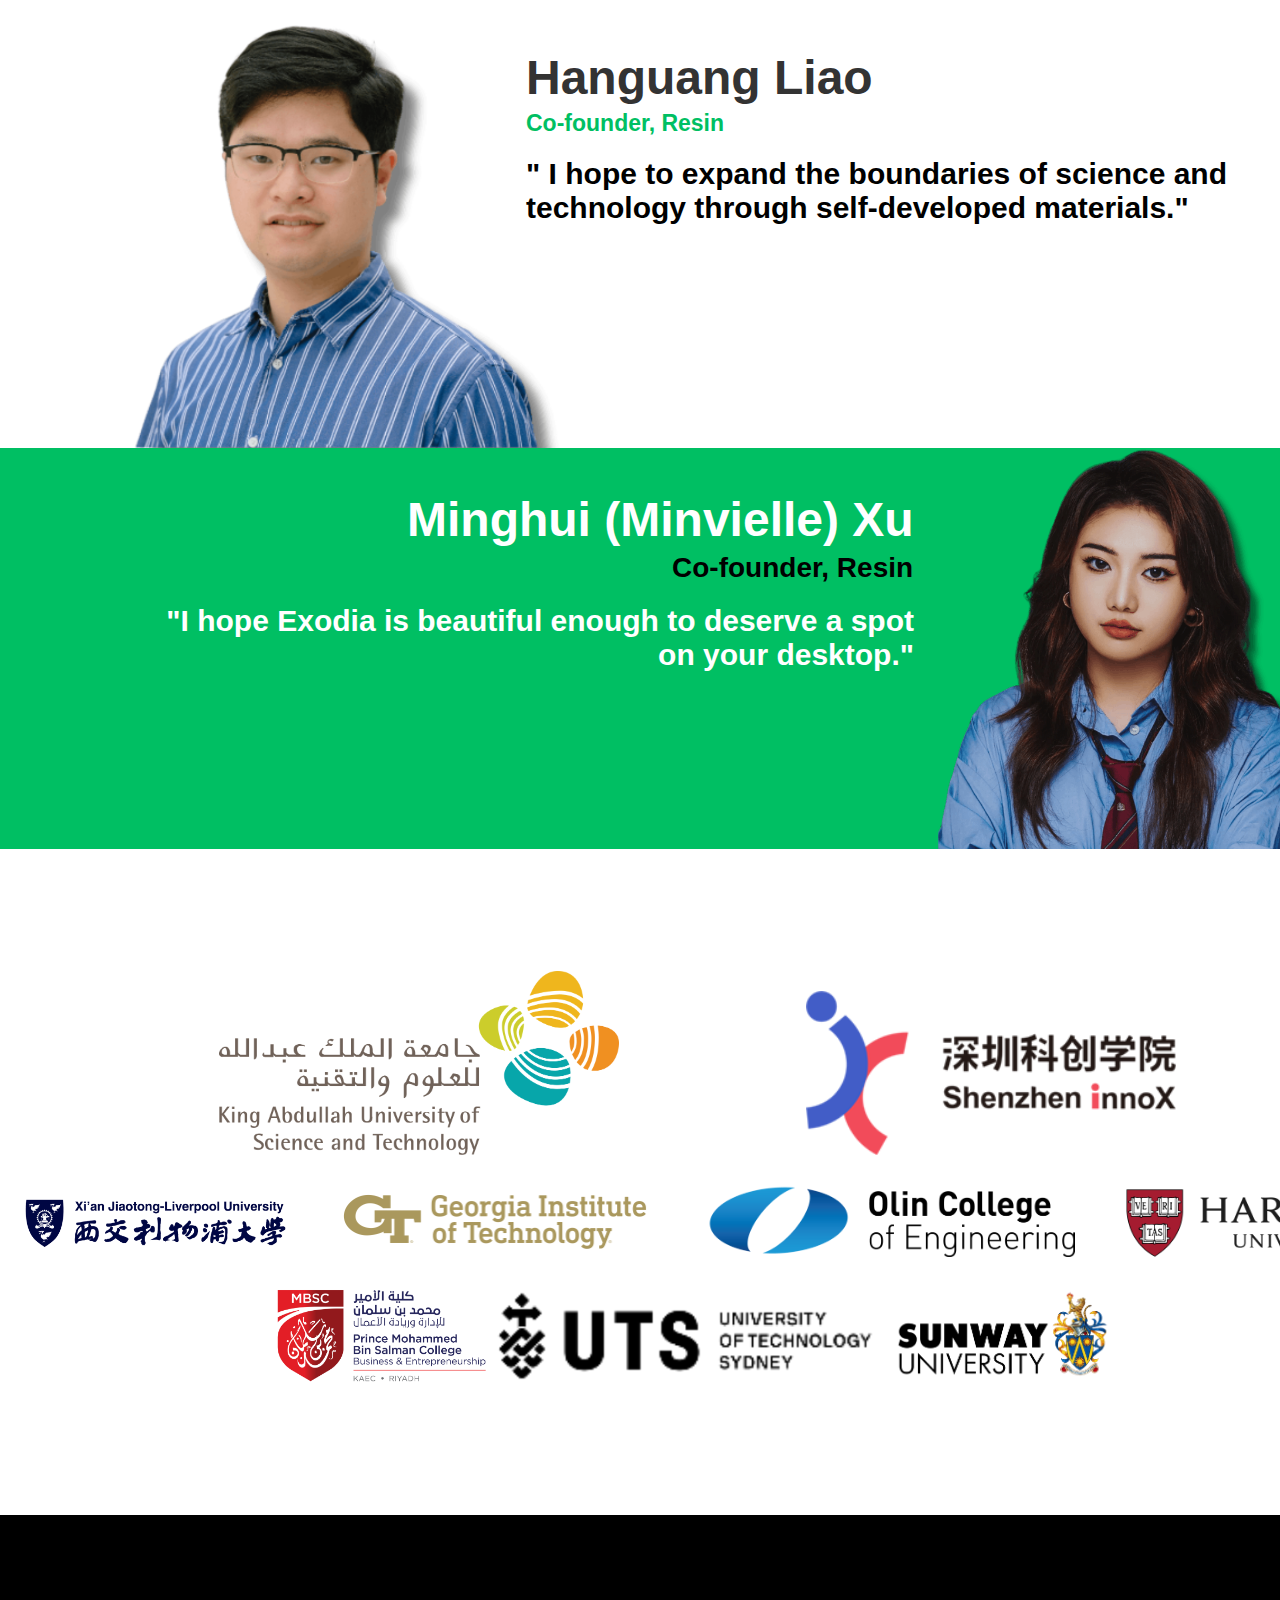
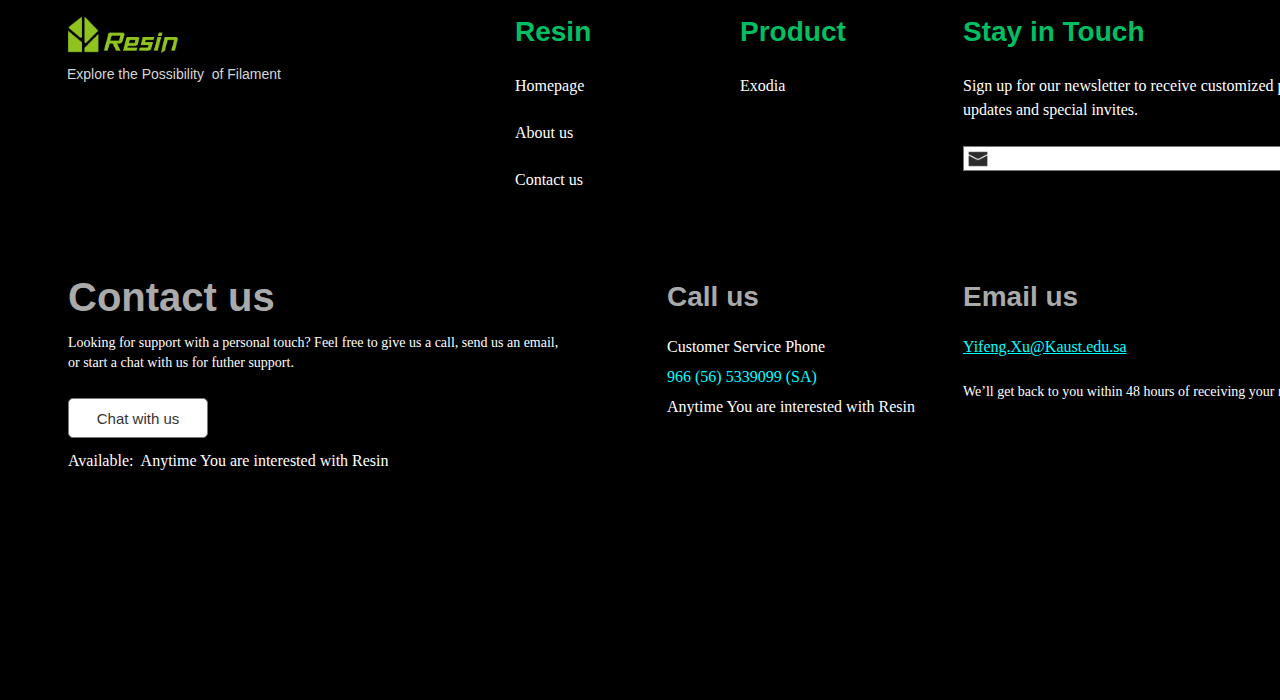
<file: resources/reload.html>
﻿<html>
	<head>
		<title></title>
	</head>
	<body>
	
	<script language="javascript">
	function getUrl() {
      var query = window.location.hash.substring(1);
      var vars = query.split("&&&");
      for (var i=0;i<vars.length;i++) {
        var url = vars[i];
        return decodeURI(url).replace("html%23","html#");
      } 
    }

    var rel = '../';
    var url = getUrl();
    if (url.indexOf(":") > 0 && url.indexOf(":") < 10) rel = '';
	self.location.href = rel + url;
	</script>
	
	</body>
</html>
</file>
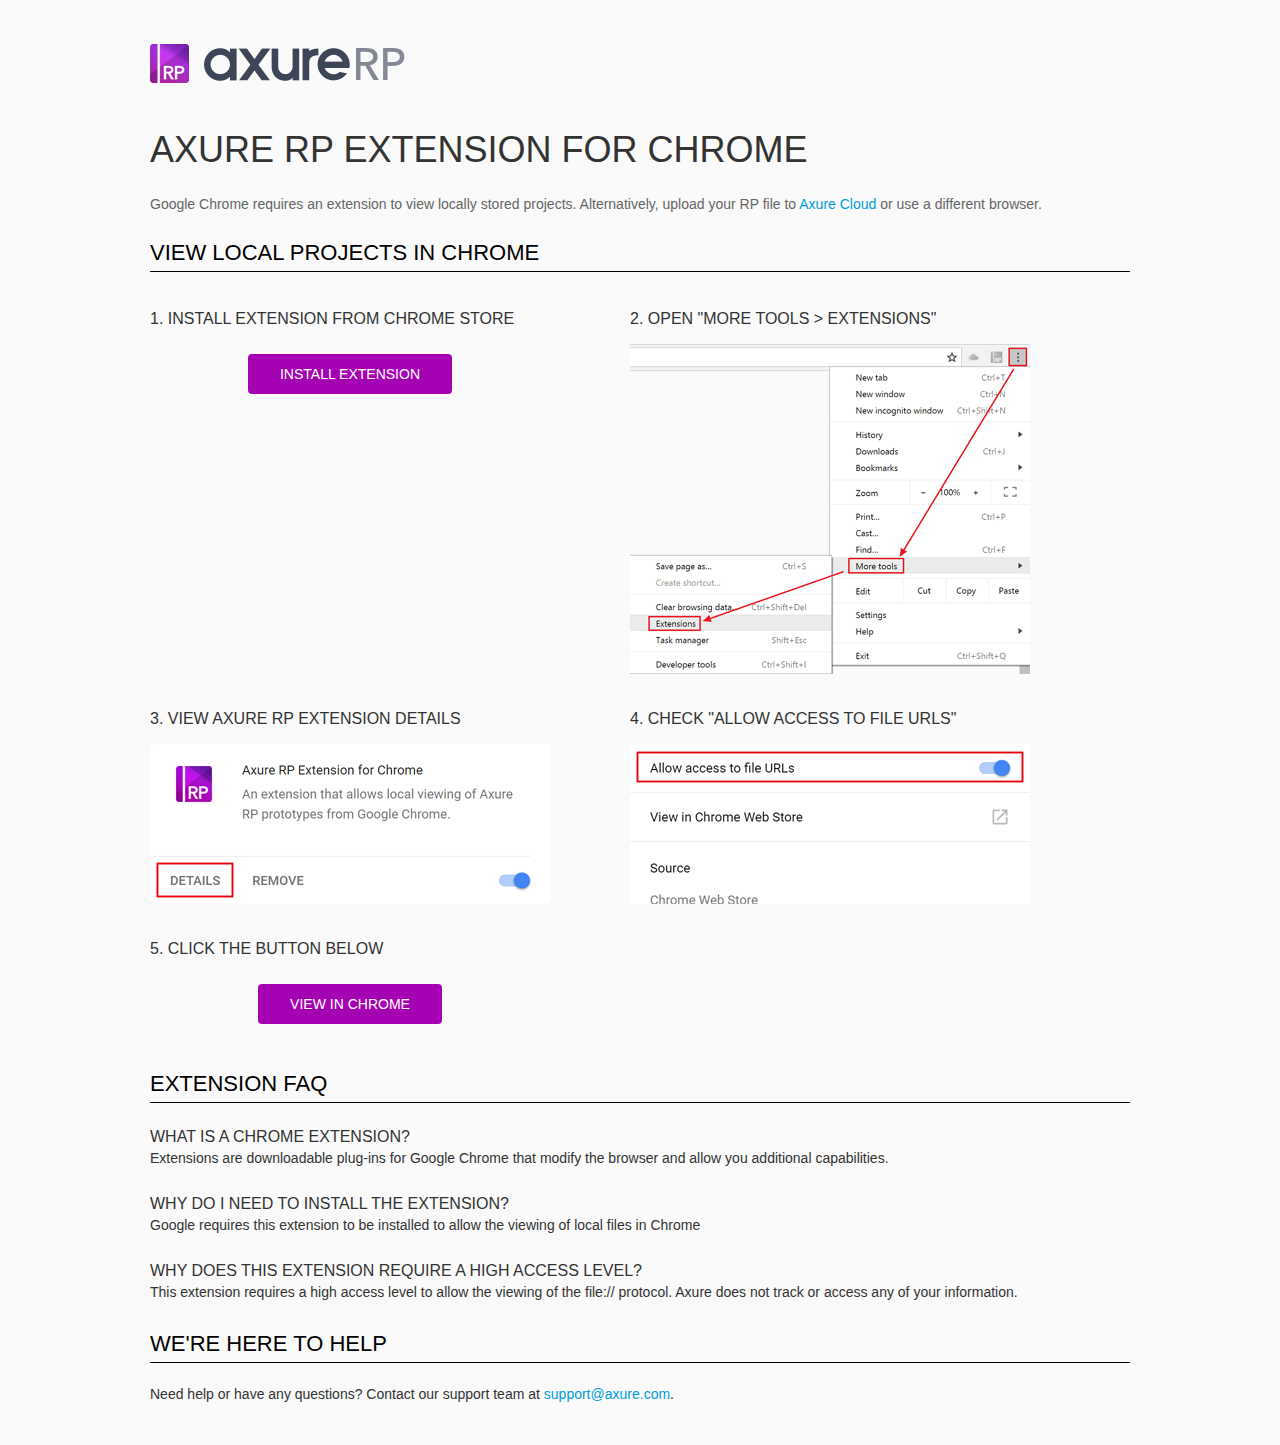
<file: resources/chrome/chrome.html>
<html>
<head>
    <title>Install the Axure RP Chrome Extension</title>
    <style type="text/css">
        *
        {
            font-family: NunitoSans, Helvetica, Arial, sans-serif;
        }
        body
        {
            text-align: center;
            background-color: #fafafa;
        }
        p
        {
            font-size: 14px;
            line-height: 18px;
            color: #333333;
        }
        div.container
        {
            width: 980px;
            margin-left: auto;
            margin-right: auto;
            text-align: left;
        }
        a
        {
            text-decoration: none;
            color: #009dda;
        }
        .button
        {
            background: #A502B3;
            font: normal 16px Arial, sans-serif;
            color: #FFFFFF;
            padding: 10px 30px 10px 30px;
            border: 2px solid #A502B3;
            display: inline-block;
            margin-top: 10px;
            text-transform: uppercase;
            font-size: 14px;
	    border-radius: 4px;
        }
        a:hover.button
        {
            border: 2px solid #A502B3;
	    color: #A502B3;
	    background-color: #FFFFFF;
        }
        div.left
        {
            width: 400px;
            float: left;
            margin-right: 80px;
        }
        div.right
        {
            width: 400px;
            float: left;
        }
        div.buttonContainer
        {
            text-align: center;
        }
        h1
        {
            font-size: 36px;
            color: #333333;
            line-height: 50px;
            margin-bottom: 20px;
            font-weight: normal;
        }
        h2
        {
            font-size: 24px;
            font-weight: normal;
            color: #08639C;
            text-align: center;
        }
        h3
        {
            font-size: 16px;
            color: #333333;
            font-weight: normal;
	    text-transform: uppercase;
        }
        .heading
        {
            border-bottom: 1px solid black;
	    height: 36px;
            line-height: 36px;
            font-size: 22px;
            color: #000000;

        }
        span.faq
        {
            font-size: 16px;
	    line-height: 24px;
            font-weight: normal;
	    text-transform: uppercase;
            color: #333333;
            display: block;
        }
    </style>
</head>
<body>
    <div class="container">
        <br />
        <br />
        <img src="axure_logo.png" alt="axure" />
        <br />
	<br />
        <h1>
            AXURE RP EXTENSION FOR CHROME</h1>
        <p style="font-size: 14px; color: #666666; margin-top: 10px;">
            Google Chrome requires an extension to view locally stored projects. Alternatively,
            upload your RP file to <a href="https://share.axure.com">Axure Cloud</a> or use a different
            browser.</p>
        <h3 class="heading">
            VIEW LOCAL PROJECTS IN CHROME</h3>
        <div class="left">
            <h3>
                1. Install Extension from Chrome Store</h3>
            <div class="buttonContainer">
                <a class="button" href="https://chrome.google.com/webstore/detail/dogkpdfcklifaemcdfbildhcofnopogp"
                    target="_blank">Install Extension</a>
            </div>
        </div>
        <div class="right">
            <h3>
                2. Open "More Tools > Extensions"</h3>
            <img src="extensions.png" alt="extensions"/>
        </div>
        <div style="clear: both; height: 20px;">
            &nbsp;</div>
       <div class="left">
            <h3>
                3. View Axure RP Extension Details</h3>
            <img src="details.png" alt="extension details"/>
            </div>
	<div class="right">
            <h3>
                4. Check "Allow access to file URLs"</h3>
            <img src="allow-access.png" alt="allow access"/>
        </div>
   <div style="clear: both; height: 20px;">
            &nbsp;</div>
        <div class="left">
            <h3>
                5. Click the button below</h3>
            <div class="buttonContainer">
                <a class="button" href="../../start.html">View in Chrome</a>
            </div>
        </div>
        <div style="clear: both; height: 20px;">
        </div>
        <h3 class="heading">
            EXTENSION FAQ</h3>
        <p>
            <span class="faq">What is a Chrome Extension?</span> Extensions are downloadable
            plug-ins for Google Chrome that modify the browser
            and allow you additional capabilities.
        </p>
        <p style="margin-top: 25px;">
            <span class="faq">Why do I need to install the extension?</span> Google requires
            this extension to be installed to allow the viewing of local files in
            Chrome
        </p>
        <p style="margin-top: 25px; margin-bottom: 25px;">
            <span class="faq">Why does this extension require a high access level?</span> This
            extension requires a high access level to allow the viewing of the file://
            protocol. Axure does not track or access any of your information.
        </p>
        <h3 class="heading">
           WE'RE HERE TO HELP</h3>
        <p>
            Need help or have any questions? Contact our support team at <a href="mailto:support@axure.com">
                support@axure.com</a>.
        </p>
        <div style="clear: both; height: 20px;">
        </div>
    </div>
</body>
</html>
</file>
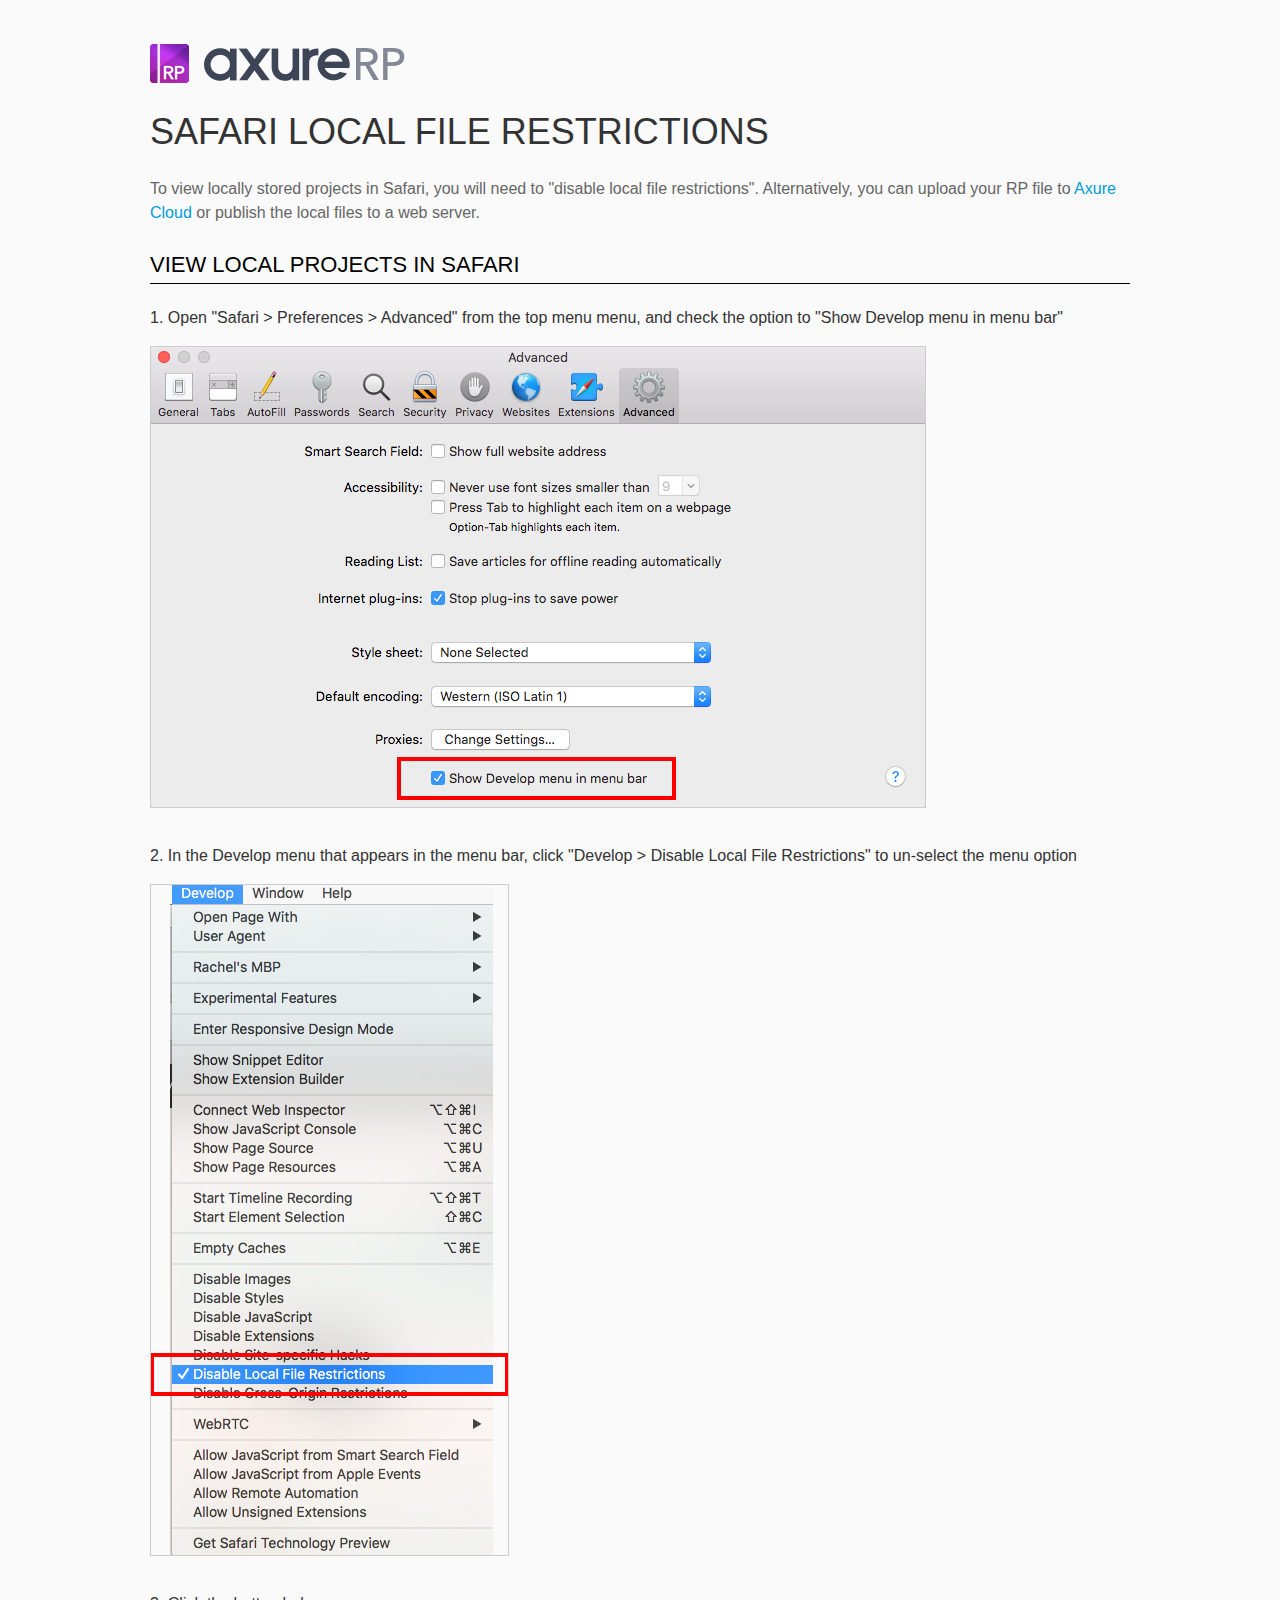
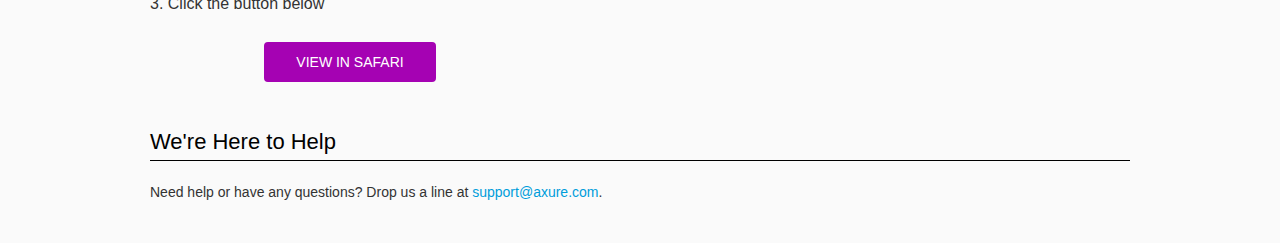
<file: resources/chrome/safari.html>
<html>
<head>
    <title>Axure RP - Safari Local File Restrictions</title>
    <style type="text/css">
        *
        {
            font-family: Helvetica, Arial, sans-serif;
        }
        body
        {
            text-align: center;
            background-color: #fafafa;
        }
        p
        {
            font-size: 14px;
            line-height: 18px;
            color: #333333;
        }
        div.container
        {
            width: 980px;
            margin-left: auto;
            margin-right: auto;
            text-align: left;
        }
        a
        {
            text-decoration: none;
            color: #009dda;
        }
        .button
        {
            background: #A502B3;
            font: normal 16px Arial, sans-serif;
            color: #FFFFFF;
            padding: 10px 30px 10px 30px;
            border: 2px solid #A502B3;
            display: inline-block;
            margin-top: 10px;
            text-transform: uppercase;
            font-size: 14px;
	    border-radius: 4px;
        }
        a:hover.button
        {
            border: 2px solid #A502B3;
	    color: #A502B3;
	    background-color: #FFFFFF;
        }
        div.left
        {
            width: 400px;
            float: left;
            margin-right: 80px;
        }
        div.right
        {
            width: 400px;
            float: left;
        }
        div.buttonContainer
        {
            text-align: center;
        }
        h1
        {
            font-size: 36px;
            color: #333333;
            line-height: 50px;
            margin-bottom: 20px;
            font-weight: normal;
        }
        h2
        {
            font-size: 24px;
            font-weight: normal;
            color: #08639C;
            text-align: center;
        }
        h3
        {
            font-size: 16px;
            line-height: 24px;
            color: #333333;
            font-weight: normal;
        }
        .heading
        {
            border-bottom: 1px solid black;
	    height: 36px;
            line-height: 36px;
            font-size: 22px;
            color: #000000;
        }
        span.faq
        {
            font-size: 16px;
            font-weight: normal;
	    text-transform: uppercase;
            color: #333333;
            display: block;
        }
    </style>
</head>
<body>
    <div class="container">
        <br />
        <br />
        <img src="axure_logo.png" alt="axure" />
        <br />
        <h1>
            SAFARI LOCAL FILE RESTRICTIONS</h1>
        <p style="font-size: 16px; line-height: 24px; color: #666666; margin-top: 10px;">
            To view locally stored projects in Safari, you will need to "disable local file restrictions". Alternatively,
            you can upload your RP file to <a href="https://share.axure.com">Axure Cloud</a> or publish the local files to a web server.</p>
        <h3 class="heading">
            VIEW LOCAL PROJECTS IN SAFARI</h3>
        <div class="">
            <h3>
                1. Open "Safari > Preferences > Advanced" from the top menu menu, and check the option to "Show Develop menu in menu bar"</h3>
            <img src="safari_advanced.png" alt="advanced" />
        </div>
        <div style="clear: both; height: 20px;">
            &nbsp;
        </div>
        <div class="">
            <h3>
                2. In the Develop menu that appears in the menu bar, click "Develop > Disable Local File Restrictions" to un-select the menu option</h3>
            <img src="safari_restrictions.png" alt="extensions" />
        </div>
        <div style="clear: both; height: 20px;">
            &nbsp;</div>
        <div class="left">
            <h3>
                3. Click the button below
            </h3>
            <div class="buttonContainer">
                <a class="button" href="../../start.html">View in Safari</a>
            </div>
        </div>
        <div style="clear: both; height: 20px;">
        </div>
        <h3 class="heading">
            We're Here to Help</h3>
        <p>
            Need help or have any questions? Drop us a line at <a href="mailto:support@axure.com">
                support@axure.com</a>.
        </p>
        <div style="clear: both; height: 20px;">
        </div>
    </div>
</body>
</html>
</file>
<file: resources/css/axure_rp_page.css>
﻿/* so the window resize fires within a frame in IE7 */
html, body {
    height: 100%;
}

.mobileFrameCursor div * {
    cursor: inherit !important;
}

a {
    color: inherit;
}

p {
    margin: 0px;
    text-rendering: optimizeLegibility;
    font-feature-settings: "kern" 1;
    -webkit-font-feature-settings: "kern";
    -moz-font-feature-settings: "kern";
    -moz-font-feature-settings: "kern=1";
    font-kerning: normal;
}

ul {
    margin:0px;
}

iframe {
    background: #FFFFFF;
}

/* to match IE with C, FF */
input {
    padding: 1px 0px 1px 0px;
    box-sizing: border-box;
    -moz-box-sizing: border-box;
}

input[type=text]::-ms-clear {
    width: 0;
    height: 0;
    display: none;
}

textarea {
    margin: 0px;
    box-sizing: border-box;
    -moz-box-sizing: border-box;
}

.focused:focus, .selectedFocused:focus {
    outline: none;
}

div.intcases {
    font-family: arial; 
    font-size: 12px;
    text-align:left; 
    border:1px solid #AAA; 
    background:#FFF none repeat scroll 0% 0%; 
    z-index:9999; 
    visibility:hidden; 
    position:absolute;
    padding: 0px;
    border-radius: 3px;
    white-space: nowrap;
}

div.intcaselink {
    cursor: pointer;
    padding: 3px 8px 3px 8px;
    margin: 5px;
    background:#EEE none repeat scroll 0% 0%; 
    border:1px solid #AAA;
    border-radius: 3px;
}

div.refpageimage {
    position: absolute;
    left: 0px;
    top: 0px;
    font-size: 0px;
    width: 16px;
    height: 16px;
    cursor: pointer;
    background-image: url(images/newwindow.gif);
    background-repeat: no-repeat;
}

div.annnoteimage {
    position: absolute;
    left: 0px;
    top: 0px;
    font-size: 0px;
    /*width: 16px;
    height: 12px;*/
    cursor: help;
    /*background-image: url(images/note.gif);*/
    /*background-repeat: no-repeat;*/
    width: 13px;
    height: 12px;
    padding-top: 1px;
    text-align: center;
    background-color: #138CDD;
    -moz-box-shadow: 1px 1px 3px #aaa;
    -webkit-box-shadow: 1px 1px 3px #aaa;
    box-shadow: 1px 1px 3px #aaa;
}

div.annnoteline {
    display: inline-block;
    width: 9px;
    height: 1px;
    border-bottom: 1px solid white;
    margin-top: 1px;
}

div.annnotelabel {
    /*position: absolute;
    left: 0px;
    top: 0px;*/
    font-family: Helvetica,Arial;
    white-space: nowrap;
    
    padding-top: 1px;
    background-color: #fff849;
    font-size: 10px;
    font-weight: bold;
    line-height: 14px;
    margin-right: 3px;
    padding: 0px 4px;
    color: #000;

    -moz-box-shadow: 1px 1px 3px #aaa;
    -webkit-box-shadow: 1px 1px 3px #aaa;
    box-shadow: 1px 1px 3px #aaa;
}

div.annnote {
    display: flex;
    position: absolute;
    cursor: help;
    line-height: 14px;
}

.annotation {
    font-size: 12px;
    padding-left: 2px;
    margin-bottom: 5px;
}

.annotationName {
    /*font-size: 13px;
    font-weight: bold;
    margin-bottom: 3px;
    white-space: nowrap;*/

    font-family: 'Trebuchet MS';
    font-size: 14px;
    font-weight: bold;
    margin-bottom: 5px;
    white-space: nowrap;
}

.annotationValue {
    font-family: Arial, Helvetica, Sans-Serif;
    font-size: 12px;
    color: #4a4a4a;
    line-height: 21px;
    margin-bottom: 20px;
}

.noteLink {
    text-decoration: inherit;
    color: inherit;
}

.noteLink:hover {
    background-color: white;
}

/* this is a fix for the issue where dialogs jump around and takes the text-align from the body */
.dialogFix {
    position:absolute;
    text-align:left;
    border: 1px solid #8f949a;
}


@keyframes pulsate {
  from {
    box-shadow: 0 0 10px #15d6ba;
  }
  to {
    box-shadow: 0 0 20px #15d6ba;
  }
}

@-webkit-keyframes pulsate {
  from {
    -webkit-box-shadow: 0 0 10px #15d6ba;
    box-shadow: 0 0 10px #15d6ba;
  }
  to {
    -webkit-box-shadow: 0 0 20px #15d6ba;
    box-shadow: 0 0 20px #15d6ba;
  }
}
 
@-moz-keyframes pulsate {
  from {
    -moz-box-shadow: 0 0 10px #15d6ba;
    box-shadow: 0 0 10px #15d6ba;
  }
  to {
    -moz-box-shadow: 0 0 20px #15d6ba;
    box-shadow: 0 0 20px #15d6ba;
  }
}

.legacyPulsateBorder {
    /*border: 5px solid #15d6ba;
    margin: -5px;*/
    -moz-box-shadow: 0 0 10px 3px #15d6ba;
    box-shadow: 0 0 10px 3px #15d6ba;
}

.pulsateBorder {
  animation-name: pulsate;
  animation-timing-function: ease-in-out;
  animation-duration: 0.9s;
  animation-iteration-count: infinite;
  animation-direction: alternate;
  
  -webkit-animation-name: pulsate;
  -webkit-animation-timing-function: ease-in-out;
  -webkit-animation-duration: 0.9s;
  -webkit-animation-iteration-count: infinite;
  -webkit-animation-direction: alternate;

  -moz-animation-name: pulsate;
  -moz-animation-timing-function: ease-in-out;
  -moz-animation-duration: 0.9s;
  -moz-animation-iteration-count: infinite;
  -moz-animation-direction: alternate;
}

.ax_default_hidden, .ax_default_unplaced{
    display: none;
    visibility: hidden;
}

.widgetNoteSelected {
    -moz-box-shadow: 0 0 10px 3px #138CDD;
    box-shadow: 0 0 10px 3px #138CDD;
    /*-moz-box-shadow: 0 0 20px #3915d6;
    box-shadow: 0 0 20px #3915d6;*/
    /*border: 3px solid #3915d6;*/
    /*margin: -3px;*/
}


.singleImg {
    display: none;
    visibility: hidden;
}

#ios-safari {
    overflow: auto;
    -webkit-overflow-scrolling: touch;
}

#ios-safari-html {
    display: block;
    overflow: auto;
    -webkit-overflow-scrolling: touch;
    position: absolute;
    top: 0;
    left: 0;
    right: 0;
    bottom: 0;
}

#ios-safari-fixed {
    position: absolute;
    pointer-events: none;
    width: initial;
}

#ios-safari-fixed div {
    pointer-events: auto;
}
</file>
<file: data/styles.css>
﻿.ax_default {
  font-family:'Arial Normal', 'Arial';
  font-weight:400;
  font-style:normal;
  font-size:13px;
  letter-spacing:normal;
  color:#333333;
  vertical-align:none;
  text-align:center;
  line-height:normal;
  text-transform:none;
}
.box_1 {
}
.box_2 {
}
._图像 {
}
.button {
}
.primary_button {
  color:#FFFFFF;
}
.link_button {
  color:#169BD5;
}
._一级标题 {
  font-family:'Arial Normal', 'Arial';
  font-weight:bold;
  font-style:normal;
  font-size:32px;
  text-align:left;
}
._二级标题 {
  font-family:'Arial Normal', 'Arial';
  font-weight:bold;
  font-style:normal;
  font-size:24px;
  text-align:left;
}
._三级标题 {
  font-family:'Arial Normal', 'Arial';
  font-weight:bold;
  font-style:normal;
  font-size:18px;
  text-align:left;
}
._四级标题 {
  font-family:'Arial Normal', 'Arial';
  font-weight:bold;
  font-style:normal;
  font-size:14px;
  text-align:left;
}
._五级标题 {
  font-family:'Arial Normal', 'Arial';
  font-weight:bold;
  font-style:normal;
  text-align:left;
}
._六级标题 {
  font-family:'Arial Normal', 'Arial';
  font-weight:bold;
  font-style:normal;
  font-size:10px;
  text-align:left;
}
._文本段落 {
  text-align:left;
}
.line {
}
._表单提示 {
  color:#999999;
}
._表单禁用 {
}
.text_field {
  color:#000000;
  text-align:left;
}
.text_area {
  color:#000000;
  text-align:left;
}
.form_hint {
  color:#999999;
}
.form_disabled {
}
._流程形状 {
}
._图片 {
}
._形状 {
}
textarea, select, input, button { outline: none; }
</file>
<file: files/about_us/styles.css>
﻿body {
  margin:0px;
  background-color:rgba(153, 153, 153, 1);
  background-image:none;
  position:static;
  left:auto;
  width:1441px;
  margin-left:0;
  margin-right:0;
  text-align:left;
}
.form_sketch {
  border-color:transparent;
  background-color:transparent;
}
#base {
  position:absolute;
  z-index:0;
}
#u68_div {
  border-width:0px;
  position:absolute;
  left:0px;
  top:0px;
  width:1440px;
  height:5435px;
  background:inherit;
  background-color:rgba(255, 255, 255, 1);
  border:none;
  border-radius:0px;
  -moz-box-shadow:none;
  -webkit-box-shadow:none;
  box-shadow:none;
  font-family:'PingFang SC Normal', 'PingFang SC';
  font-weight:400;
  font-style:normal;
  font-size:12px;
  color:#FFFFFF;
  line-height:10px;
}
#u68 {
  border-width:0px;
  position:absolute;
  left:0px;
  top:65px;
  width:1440px;
  height:5435px;
  display:flex;
  font-family:'PingFang SC Normal', 'PingFang SC';
  font-weight:400;
  font-style:normal;
  font-size:12px;
  color:#FFFFFF;
  line-height:10px;
}
#u68 .text {
  position:absolute;
  align-self:center;
  padding:2px 2px 2px 2px;
  box-sizing:border-box;
  width:100%;
}
#u68_text {
  border-width:0px;
  word-wrap:break-word;
  text-transform:none;
}
#u69_div {
  border-width:0px;
  position:absolute;
  left:0px;
  top:0px;
  width:1440px;
  height:785px;
  background:inherit;
  background-color:rgba(0, 0, 0, 1);
  border:none;
  border-radius:0px;
  -moz-box-shadow:none;
  -webkit-box-shadow:none;
  box-shadow:none;
  font-family:'PingFang SC Normal', 'PingFang SC';
  font-weight:400;
  font-style:normal;
  font-size:12px;
  color:#000000;
  line-height:10px;
}
#u69 {
  border-width:0px;
  position:absolute;
  left:0px;
  top:4715px;
  width:1440px;
  height:785px;
  display:flex;
  font-family:'PingFang SC Normal', 'PingFang SC';
  font-weight:400;
  font-style:normal;
  font-size:12px;
  color:#000000;
  line-height:10px;
}
#u69 .text {
  position:absolute;
  align-self:center;
  padding:2px 2px 2px 2px;
  box-sizing:border-box;
  width:100%;
}
#u69_text {
  border-width:0px;
  word-wrap:break-word;
  text-transform:none;
  visibility:hidden;
}
#u70_div {
  border-width:0px;
  position:absolute;
  left:0px;
  top:0px;
  width:1440px;
  height:19px;
  background:inherit;
  background-color:rgba(0, 0, 0, 1);
  box-sizing:border-box;
  border-width:1px;
  border-style:solid;
  border-color:rgba(0, 0, 0, 1);
  border-radius:0px;
  -moz-box-shadow:none;
  -webkit-box-shadow:none;
  box-shadow:none;
}
#u70 {
  border-width:0px;
  position:absolute;
  left:0px;
  top:0px;
  width:1440px;
  height:19px;
  display:flex;
}
#u70 .text {
  position:absolute;
  align-self:center;
  padding:2px 2px 2px 2px;
  box-sizing:border-box;
  width:100%;
}
#u70_text {
  border-width:0px;
  word-wrap:break-word;
  text-transform:none;
  visibility:hidden;
}
#u71_div {
  border-width:0px;
  position:absolute;
  left:0px;
  top:0px;
  width:207px;
  height:12px;
  background:inherit;
  background-color:rgba(255, 255, 255, 0);
  border:none;
  border-radius:0px;
  -moz-box-shadow:none;
  -webkit-box-shadow:none;
  box-shadow:none;
  font-size:9px;
  color:#FFFFFF;
}
#u71 {
  border-width:0px;
  position:absolute;
  left:681px;
  top:4px;
  width:207px;
  height:12px;
  display:flex;
  font-size:9px;
  color:#FFFFFF;
}
#u71 .text {
  position:absolute;
  align-self:center;
  padding:0px 0px 0px 0px;
  box-sizing:border-box;
  width:100%;
}
#u71_text {
  border-width:0px;
  word-wrap:break-word;
  text-transform:none;
}
#u72_img {
  border-width:0px;
  position:absolute;
  left:0px;
  top:0px;
  width:11px;
  height:11px;
}
#u72 {
  border-width:0px;
  position:absolute;
  left:668px;
  top:4px;
  width:11px;
  height:11px;
  display:flex;
}
#u72 .text {
  position:absolute;
  align-self:center;
  padding:2px 2px 2px 2px;
  box-sizing:border-box;
  width:100%;
}
#u72_text {
  border-width:0px;
  word-wrap:break-word;
  text-transform:none;
  visibility:hidden;
}
#u73_img {
  border-width:0px;
  position:absolute;
  left:0px;
  top:0px;
  width:1440px;
  height:816px;
}
#u73 {
  border-width:0px;
  position:absolute;
  left:0px;
  top:19px;
  width:1440px;
  height:816px;
  display:flex;
}
#u73 .text {
  position:absolute;
  align-self:center;
  padding:2px 2px 2px 2px;
  box-sizing:border-box;
  width:100%;
}
#u73_text {
  border-width:0px;
  word-wrap:break-word;
  text-transform:none;
  visibility:hidden;
}
#u74_div {
  border-width:0px;
  position:absolute;
  left:0px;
  top:0px;
  width:470px;
  height:57px;
  background:inherit;
  background-color:rgba(255, 255, 255, 0);
  border:none;
  border-radius:0px;
  -moz-box-shadow:none;
  -webkit-box-shadow:none;
  box-shadow:none;
  font-family:'Arial Negreta', 'Arial Normal', 'Arial';
  font-weight:700;
  font-style:normal;
  font-size:48px;
  color:#FFFFFF;
}
#u74 {
  border-width:0px;
  position:absolute;
  left:90px;
  top:145px;
  width:470px;
  height:57px;
  display:flex;
  font-family:'Arial Negreta', 'Arial Normal', 'Arial';
  font-weight:700;
  font-style:normal;
  font-size:48px;
  color:#FFFFFF;
}
#u74 .text {
  position:absolute;
  align-self:flex-start;
  padding:0px 0px 0px 0px;
  box-sizing:border-box;
  width:100%;
}
#u74_text {
  border-width:0px;
  word-wrap:break-word;
  text-transform:none;
}
#u75_div {
  border-width:0px;
  position:absolute;
  left:0px;
  top:0px;
  width:473px;
  height:84px;
  background:inherit;
  background-color:rgba(255, 255, 255, 0);
  border:none;
  border-radius:0px;
  -moz-box-shadow:none;
  -webkit-box-shadow:none;
  box-shadow:none;
  font-family:'Arial Negreta', 'Arial Normal', 'Arial';
  font-weight:700;
  font-style:normal;
  font-size:71px;
  color:#00BF63;
}
#u75 {
  border-width:0px;
  position:absolute;
  left:90px;
  top:202px;
  width:473px;
  height:84px;
  display:flex;
  font-family:'Arial Negreta', 'Arial Normal', 'Arial';
  font-weight:700;
  font-style:normal;
  font-size:71px;
  color:#00BF63;
}
#u75 .text {
  position:absolute;
  align-self:flex-start;
  padding:0px 0px 0px 0px;
  box-sizing:border-box;
  width:100%;
}
#u75_text {
  border-width:0px;
  word-wrap:break-word;
  text-transform:none;
}
#u76_div {
  border-width:0px;
  position:absolute;
  left:0px;
  top:0px;
  width:686px;
  height:253px;
  background:inherit;
  background-color:rgba(255, 255, 255, 0);
  border:none;
  border-radius:0px;
  -moz-box-shadow:none;
  -webkit-box-shadow:none;
  box-shadow:none;
  font-family:'Arial Negreta', 'Arial Normal', 'Arial';
  font-weight:700;
  font-style:normal;
  font-size:20px;
}
#u76 {
  border-width:0px;
  position:absolute;
  left:90px;
  top:314px;
  width:686px;
  height:253px;
  display:flex;
  font-family:'Arial Negreta', 'Arial Normal', 'Arial';
  font-weight:700;
  font-style:normal;
  font-size:20px;
}
#u76 .text {
  position:absolute;
  align-self:flex-start;
  padding:0px 0px 0px 0px;
  box-sizing:border-box;
  width:100%;
}
#u76_text {
  border-width:0px;
  word-wrap:break-word;
  text-transform:none;
}
#u77_div {
  border-width:0px;
  position:absolute;
  left:0px;
  top:0px;
  width:1440px;
  height:401px;
  background:inherit;
  background-color:rgba(0, 191, 99, 1);
  border:none;
  border-radius:0px;
  -moz-box-shadow:none;
  -webkit-box-shadow:none;
  box-shadow:none;
  font-family:'PingFang SC Normal', 'PingFang SC';
  font-weight:400;
  font-style:normal;
  font-size:12px;
  color:#00FFFF;
  line-height:10px;
}
#u77 {
  border-width:0px;
  position:absolute;
  left:0px;
  top:2765px;
  width:1440px;
  height:401px;
  display:flex;
  font-family:'PingFang SC Normal', 'PingFang SC';
  font-weight:400;
  font-style:normal;
  font-size:12px;
  color:#00FFFF;
  line-height:10px;
}
#u77 .text {
  position:absolute;
  align-self:center;
  padding:2px 2px 2px 2px;
  box-sizing:border-box;
  width:100%;
}
#u77_text {
  border-width:0px;
  word-wrap:break-word;
  text-transform:none;
  visibility:hidden;
}
#u78_div {
  border-width:0px;
  position:absolute;
  left:0px;
  top:0px;
  width:1440px;
  height:51px;
  background:inherit;
  background-color:rgba(255, 255, 255, 0);
  border:none;
  border-radius:0px;
  -moz-box-shadow:none;
  -webkit-box-shadow:none;
  box-shadow:none;
  font-family:'Arial Black', 'Arial Normal', 'Arial';
  font-weight:900;
  font-style:normal;
  font-size:36px;
  color:#00BF63;
  text-align:center;
}
#u78 {
  border-width:0px;
  position:absolute;
  left:0px;
  top:866px;
  width:1440px;
  height:51px;
  display:flex;
  font-family:'Arial Black', 'Arial Normal', 'Arial';
  font-weight:900;
  font-style:normal;
  font-size:36px;
  color:#00BF63;
  text-align:center;
}
#u78 .text {
  position:absolute;
  align-self:flex-start;
  padding:0px 0px 0px 0px;
  box-sizing:border-box;
  width:100%;
}
#u78_text {
  border-width:0px;
  word-wrap:break-word;
  text-transform:none;
}
#u79_img {
  border-width:0px;
  position:absolute;
  left:0px;
  top:0px;
  width:1441px;
  height:809px;
}
#u79 {
  border-width:0px;
  position:absolute;
  left:0px;
  top:1299px;
  width:1441px;
  height:809px;
  display:flex;
}
#u79 .text {
  position:absolute;
  align-self:center;
  padding:2px 2px 2px 2px;
  box-sizing:border-box;
  width:100%;
}
#u79_text {
  border-width:0px;
  word-wrap:break-word;
  text-transform:none;
  visibility:hidden;
}
#u80_div {
  border-width:0px;
  position:absolute;
  left:0px;
  top:0px;
  width:194px;
  height:34px;
  background:inherit;
  background-color:rgba(255, 255, 255, 0);
  border:none;
  border-radius:0px;
  -moz-box-shadow:none;
  -webkit-box-shadow:none;
  box-shadow:none;
  font-family:'Arial Negreta', 'Arial Normal', 'Arial';
  font-weight:700;
  font-style:normal;
  font-size:30px;
  color:#000000;
}
#u80 {
  border-width:0px;
  position:absolute;
  left:124px;
  top:966px;
  width:194px;
  height:34px;
  display:flex;
  font-family:'Arial Negreta', 'Arial Normal', 'Arial';
  font-weight:700;
  font-style:normal;
  font-size:30px;
  color:#000000;
}
#u80 .text {
  position:absolute;
  align-self:flex-start;
  padding:0px 0px 0px 0px;
  box-sizing:border-box;
  width:100%;
}
#u80_text {
  border-width:0px;
  white-space:nowrap;
  text-transform:none;
}
#u81_div {
  border-width:0px;
  position:absolute;
  left:0px;
  top:0px;
  width:1190px;
  height:111px;
  background:inherit;
  background-color:rgba(255, 255, 255, 0);
  border:none;
  border-radius:0px;
  -moz-box-shadow:none;
  -webkit-box-shadow:none;
  box-shadow:none;
  font-size:20px;
  line-height:37px;
}
#u81 {
  border-width:0px;
  position:absolute;
  left:124px;
  top:1028px;
  width:1190px;
  height:111px;
  display:flex;
  font-size:20px;
  line-height:37px;
}
#u81 .text {
  position:absolute;
  align-self:center;
  padding:0px 0px 0px 0px;
  box-sizing:border-box;
  width:100%;
}
#u81_text {
  border-width:0px;
  word-wrap:break-word;
  text-transform:none;
}
#u82_div {
  border-width:0px;
  position:absolute;
  left:0px;
  top:0px;
  width:1190px;
  height:63px;
  background:inherit;
  background-color:rgba(255, 255, 255, 0);
  border:none;
  border-radius:0px;
  -moz-box-shadow:none;
  -webkit-box-shadow:none;
  box-shadow:none;
  font-size:16px;
  text-align:center;
  line-height:21px;
}
#u82 {
  border-width:0px;
  position:absolute;
  left:124px;
  top:1182px;
  width:1190px;
  height:63px;
  display:flex;
  font-size:16px;
  text-align:center;
  line-height:21px;
}
#u82 .text {
  position:absolute;
  align-self:flex-start;
  padding:0px 0px 0px 0px;
  box-sizing:border-box;
  width:100%;
}
#u82_text {
  border-width:0px;
  word-wrap:break-word;
  text-transform:none;
}
#u83_div {
  border-width:0px;
  position:absolute;
  left:0px;
  top:0px;
  width:1175px;
  height:116px;
  background:inherit;
  background-color:rgba(255, 255, 255, 0);
  border:none;
  border-radius:0px;
  -moz-box-shadow:none;
  -webkit-box-shadow:none;
  box-shadow:none;
  font-family:'Arial Negreta', 'Arial Normal', 'Arial';
  font-weight:700;
  font-style:normal;
  font-size:40px;
  color:#FFFFFF;
  text-align:center;
  line-height:58px;
}
#u83 {
  border-width:0px;
  position:absolute;
  left:138px;
  top:1646px;
  width:1175px;
  height:116px;
  display:flex;
  font-family:'Arial Negreta', 'Arial Normal', 'Arial';
  font-weight:700;
  font-style:normal;
  font-size:40px;
  color:#FFFFFF;
  text-align:center;
  line-height:58px;
}
#u83 .text {
  position:absolute;
  align-self:flex-start;
  padding:0px 0px 0px 0px;
  box-sizing:border-box;
  width:100%;
}
#u83_text {
  border-width:0px;
  word-wrap:break-word;
  text-transform:none;
}
#u84_img {
  border-width:0px;
  position:absolute;
  left:0px;
  top:0px;
  width:434px;
  height:452px;
}
#u84 {
  border-width:0px;
  position:absolute;
  left:133px;
  top:3196px;
  width:434px;
  height:452px;
  display:flex;
}
#u84 .text {
  position:absolute;
  align-self:center;
  padding:2px 2px 2px 2px;
  box-sizing:border-box;
  width:100%;
}
#u84_text {
  border-width:0px;
  word-wrap:break-word;
  text-transform:none;
  visibility:hidden;
}
#u85_img {
  border-width:0px;
  position:absolute;
  left:0px;
  top:0px;
  width:343px;
  height:402px;
}
#u85 {
  border-width:0px;
  position:absolute;
  left:124px;
  top:2364px;
  width:343px;
  height:402px;
  display:flex;
}
#u85 .text {
  position:absolute;
  align-self:center;
  padding:2px 2px 2px 2px;
  box-sizing:border-box;
  width:100%;
}
#u85_text {
  border-width:0px;
  word-wrap:break-word;
  text-transform:none;
  visibility:hidden;
}
#u86_div {
  border-width:0px;
  position:absolute;
  left:0px;
  top:0px;
  width:1440px;
  height:99px;
  background:inherit;
  background-color:rgba(255, 255, 255, 0);
  border:none;
  border-radius:0px;
  -moz-box-shadow:none;
  -webkit-box-shadow:none;
  box-shadow:none;
  font-family:'Arial Black', 'Arial Normal', 'Arial';
  font-weight:900;
  font-style:normal;
  font-size:70px;
  color:#00BF63;
  text-align:center;
}
#u86 {
  border-width:0px;
  position:absolute;
  left:-1px;
  top:2157px;
  width:1440px;
  height:99px;
  display:flex;
  font-family:'Arial Black', 'Arial Normal', 'Arial';
  font-weight:900;
  font-style:normal;
  font-size:70px;
  color:#00BF63;
  text-align:center;
}
#u86 .text {
  position:absolute;
  align-self:flex-start;
  padding:0px 0px 0px 0px;
  box-sizing:border-box;
  width:100%;
}
#u86_text {
  border-width:0px;
  word-wrap:break-word;
  text-transform:none;
}
#u87_div {
  border-width:0px;
  position:absolute;
  left:0px;
  top:0px;
  width:385px;
  height:55px;
  background:inherit;
  background-color:rgba(255, 255, 255, 0);
  border:none;
  border-radius:0px;
  -moz-box-shadow:none;
  -webkit-box-shadow:none;
  box-shadow:none;
  font-family:'Arial Negreta', 'Arial Normal', 'Arial';
  font-weight:700;
  font-style:normal;
  font-size:48px;
}
#u87 {
  border-width:0px;
  position:absolute;
  left:526px;
  top:2422px;
  width:385px;
  height:55px;
  display:flex;
  font-family:'Arial Negreta', 'Arial Normal', 'Arial';
  font-weight:700;
  font-style:normal;
  font-size:48px;
}
#u87 .text {
  position:absolute;
  align-self:flex-start;
  padding:0px 0px 0px 0px;
  box-sizing:border-box;
  width:100%;
}
#u87_text {
  border-width:0px;
  white-space:nowrap;
  text-transform:none;
}
#u88_div {
  border-width:0px;
  position:absolute;
  left:0px;
  top:0px;
  width:203px;
  height:32px;
  background:inherit;
  background-color:rgba(255, 255, 255, 0);
  border:none;
  border-radius:0px;
  -moz-box-shadow:none;
  -webkit-box-shadow:none;
  box-shadow:none;
  font-family:'Arial Negreta', 'Arial Normal', 'Arial';
  font-weight:700;
  font-style:normal;
  font-size:28px;
  color:#00BF63;
}
#u88 {
  border-width:0px;
  position:absolute;
  left:526px;
  top:2482px;
  width:203px;
  height:32px;
  display:flex;
  font-family:'Arial Negreta', 'Arial Normal', 'Arial';
  font-weight:700;
  font-style:normal;
  font-size:28px;
  color:#00BF63;
}
#u88 .text {
  position:absolute;
  align-self:flex-start;
  padding:0px 0px 0px 0px;
  box-sizing:border-box;
  width:100%;
}
#u88_text {
  border-width:0px;
  white-space:nowrap;
  text-transform:none;
}
#u89_img {
  border-width:0px;
  position:absolute;
  left:0px;
  top:0px;
  width:302px;
  height:401px;
}
#u89 {
  border-width:0px;
  position:absolute;
  left:1012px;
  top:2765px;
  width:302px;
  height:401px;
  display:flex;
}
#u89 .text {
  position:absolute;
  align-self:center;
  padding:2px 2px 2px 2px;
  box-sizing:border-box;
  width:100%;
}
#u89_text {
  border-width:0px;
  word-wrap:break-word;
  text-transform:none;
  visibility:hidden;
}
#u90_div {
  border-width:0px;
  position:absolute;
  left:0px;
  top:0px;
  width:547px;
  height:57px;
  background:inherit;
  background-color:rgba(255, 255, 255, 0);
  border:none;
  border-radius:0px;
  -moz-box-shadow:none;
  -webkit-box-shadow:none;
  box-shadow:none;
  font-family:'Arial Negreta', 'Arial Normal', 'Arial';
  font-weight:700;
  font-style:normal;
  font-size:48px;
  color:#FFFFFF;
}
#u90 {
  border-width:0px;
  position:absolute;
  left:367px;
  top:2803px;
  width:547px;
  height:57px;
  display:flex;
  font-family:'Arial Negreta', 'Arial Normal', 'Arial';
  font-weight:700;
  font-style:normal;
  font-size:48px;
  color:#FFFFFF;
}
#u90 .text {
  position:absolute;
  align-self:flex-start;
  padding:0px 0px 0px 0px;
  box-sizing:border-box;
  width:100%;
}
#u90_text {
  border-width:0px;
  word-wrap:break-word;
  text-transform:none;
}
#u91_div {
  border-width:0px;
  position:absolute;
  left:0px;
  top:0px;
  width:234px;
  height:32px;
  background:inherit;
  background-color:rgba(255, 255, 255, 0);
  border:none;
  border-radius:0px;
  -moz-box-shadow:none;
  -webkit-box-shadow:none;
  box-shadow:none;
  font-family:'Arial Negreta', 'Arial Normal', 'Arial';
  font-weight:700;
  font-style:normal;
  font-size:28px;
  color:#000000;
}
#u91 {
  border-width:0px;
  position:absolute;
  left:680px;
  top:2865px;
  width:234px;
  height:32px;
  display:flex;
  font-family:'Arial Negreta', 'Arial Normal', 'Arial';
  font-weight:700;
  font-style:normal;
  font-size:28px;
  color:#000000;
}
#u91 .text {
  position:absolute;
  align-self:flex-start;
  padding:0px 0px 0px 0px;
  box-sizing:border-box;
  width:100%;
}
#u91_text {
  border-width:0px;
  white-space:nowrap;
  text-transform:none;
}
#u92_div {
  border-width:0px;
  position:absolute;
  left:0px;
  top:0px;
  width:347px;
  height:55px;
  background:inherit;
  background-color:rgba(255, 255, 255, 0);
  border:none;
  border-radius:0px;
  -moz-box-shadow:none;
  -webkit-box-shadow:none;
  box-shadow:none;
  font-family:'Arial Negreta', 'Arial Normal', 'Arial';
  font-weight:700;
  font-style:normal;
  font-size:48px;
}
#u92 {
  border-width:0px;
  position:absolute;
  left:526px;
  top:3250px;
  width:347px;
  height:55px;
  display:flex;
  font-family:'Arial Negreta', 'Arial Normal', 'Arial';
  font-weight:700;
  font-style:normal;
  font-size:48px;
}
#u92 .text {
  position:absolute;
  align-self:flex-start;
  padding:0px 0px 0px 0px;
  box-sizing:border-box;
  width:100%;
}
#u92_text {
  border-width:0px;
  white-space:nowrap;
  text-transform:none;
}
#u93_div {
  border-width:0px;
  position:absolute;
  left:0px;
  top:0px;
  width:1440px;
  height:401px;
  background:inherit;
  background-color:rgba(0, 191, 99, 1);
  border:none;
  border-radius:0px;
  -moz-box-shadow:none;
  -webkit-box-shadow:none;
  box-shadow:none;
  font-family:'PingFang SC Normal', 'PingFang SC';
  font-weight:400;
  font-style:normal;
  font-size:12px;
  color:#00FFFF;
  line-height:10px;
}
#u93 {
  border-width:0px;
  position:absolute;
  left:0px;
  top:3648px;
  width:1440px;
  height:401px;
  display:flex;
  font-family:'PingFang SC Normal', 'PingFang SC';
  font-weight:400;
  font-style:normal;
  font-size:12px;
  color:#00FFFF;
  line-height:10px;
}
#u93 .text {
  position:absolute;
  align-self:center;
  padding:2px 2px 2px 2px;
  box-sizing:border-box;
  width:100%;
}
#u93_text {
  border-width:0px;
  word-wrap:break-word;
  text-transform:none;
  visibility:hidden;
}
#u94_div {
  border-width:0px;
  position:absolute;
  left:0px;
  top:0px;
  width:199px;
  height:27px;
  background:inherit;
  background-color:rgba(255, 255, 255, 0);
  border:none;
  border-radius:0px;
  -moz-box-shadow:none;
  -webkit-box-shadow:none;
  box-shadow:none;
  font-family:'Arial Negreta', 'Arial Normal', 'Arial';
  font-weight:700;
  font-style:normal;
  font-size:23px;
  color:#00BF63;
}
#u94 {
  border-width:0px;
  position:absolute;
  left:526px;
  top:3310px;
  width:199px;
  height:27px;
  display:flex;
  font-family:'Arial Negreta', 'Arial Normal', 'Arial';
  font-weight:700;
  font-style:normal;
  font-size:23px;
  color:#00BF63;
}
#u94 .text {
  position:absolute;
  align-self:flex-start;
  padding:0px 0px 0px 0px;
  box-sizing:border-box;
  width:100%;
}
#u94_text {
  border-width:0px;
  white-space:nowrap;
  text-transform:none;
}
#u95_img {
  border-width:0px;
  position:absolute;
  left:0px;
  top:0px;
  width:385px;
  height:401px;
}
#u95 {
  border-width:0px;
  position:absolute;
  left:929px;
  top:3648px;
  width:385px;
  height:401px;
  display:flex;
}
#u95 .text {
  position:absolute;
  align-self:center;
  padding:2px 2px 2px 2px;
  box-sizing:border-box;
  width:100%;
}
#u95_text {
  border-width:0px;
  word-wrap:break-word;
  text-transform:none;
  visibility:hidden;
}
#u96_div {
  border-width:0px;
  position:absolute;
  left:0px;
  top:0px;
  width:507px;
  height:55px;
  background:inherit;
  background-color:rgba(255, 255, 255, 0);
  border:none;
  border-radius:0px;
  -moz-box-shadow:none;
  -webkit-box-shadow:none;
  box-shadow:none;
  font-family:'Arial Negreta', 'Arial Normal', 'Arial';
  font-weight:700;
  font-style:normal;
  font-size:48px;
  color:#FFFFFF;
}
#u96 {
  border-width:0px;
  position:absolute;
  left:407px;
  top:3692px;
  width:507px;
  height:55px;
  display:flex;
  font-family:'Arial Negreta', 'Arial Normal', 'Arial';
  font-weight:700;
  font-style:normal;
  font-size:48px;
  color:#FFFFFF;
}
#u96 .text {
  position:absolute;
  align-self:flex-start;
  padding:0px 0px 0px 0px;
  box-sizing:border-box;
  width:100%;
}
#u96_text {
  border-width:0px;
  white-space:nowrap;
  text-transform:none;
}
#u97_div {
  border-width:0px;
  position:absolute;
  left:0px;
  top:0px;
  width:242px;
  height:32px;
  background:inherit;
  background-color:rgba(255, 255, 255, 0);
  border:none;
  border-radius:0px;
  -moz-box-shadow:none;
  -webkit-box-shadow:none;
  box-shadow:none;
  font-family:'Arial Negreta', 'Arial Normal', 'Arial';
  font-weight:700;
  font-style:normal;
  font-size:28px;
  color:#000000;
}
#u97 {
  border-width:0px;
  position:absolute;
  left:672px;
  top:3752px;
  width:242px;
  height:32px;
  display:flex;
  font-family:'Arial Negreta', 'Arial Normal', 'Arial';
  font-weight:700;
  font-style:normal;
  font-size:28px;
  color:#000000;
}
#u97 .text {
  position:absolute;
  align-self:flex-start;
  padding:0px 0px 0px 0px;
  box-sizing:border-box;
  width:100%;
}
#u97_text {
  border-width:0px;
  white-space:nowrap;
  text-transform:none;
}
#u98_img {
  border-width:0px;
  position:absolute;
  left:0px;
  top:0px;
  width:400px;
  height:184px;
}
#u98 {
  border-width:0px;
  position:absolute;
  left:219px;
  top:4171px;
  width:400px;
  height:184px;
  display:flex;
}
#u98 .text {
  position:absolute;
  align-self:center;
  padding:2px 2px 2px 2px;
  box-sizing:border-box;
  width:100%;
}
#u98_text {
  border-width:0px;
  word-wrap:break-word;
  text-transform:none;
  visibility:hidden;
}
#u99_img {
  border-width:0px;
  position:absolute;
  left:0px;
  top:0px;
  width:370px;
  height:164px;
}
#u99 {
  border-width:0px;
  position:absolute;
  left:806px;
  top:4191px;
  width:370px;
  height:164px;
  display:flex;
}
#u99 .text {
  position:absolute;
  align-self:center;
  padding:2px 2px 2px 2px;
  box-sizing:border-box;
  width:100%;
}
#u99_text {
  border-width:0px;
  word-wrap:break-word;
  text-transform:none;
  visibility:hidden;
}
#u100_img {
  border-width:0px;
  position:absolute;
  left:0px;
  top:0px;
  width:265px;
  height:76px;
}
#u100 {
  border-width:0px;
  position:absolute;
  left:23px;
  top:4385px;
  width:265px;
  height:76px;
  display:flex;
}
#u100 .text {
  position:absolute;
  align-self:center;
  padding:2px 2px 2px 2px;
  box-sizing:border-box;
  width:100%;
}
#u100_text {
  border-width:0px;
  word-wrap:break-word;
  text-transform:none;
  visibility:hidden;
}
#u101_img {
  border-width:0px;
  position:absolute;
  left:0px;
  top:0px;
  width:319px;
  height:72px;
}
#u101 {
  border-width:0px;
  position:absolute;
  left:335px;
  top:4385px;
  width:319px;
  height:72px;
  display:flex;
}
#u101 .text {
  position:absolute;
  align-self:center;
  padding:2px 2px 2px 2px;
  box-sizing:border-box;
  width:100%;
}
#u101_text {
  border-width:0px;
  word-wrap:break-word;
  text-transform:none;
  visibility:hidden;
}
#u102_img {
  border-width:0px;
  position:absolute;
  left:0px;
  top:0px;
  width:212px;
  height:96px;
}
#u102 {
  border-width:0px;
  position:absolute;
  left:275px;
  top:4487px;
  width:212px;
  height:96px;
  display:flex;
}
#u102 .text {
  position:absolute;
  align-self:center;
  padding:2px 2px 2px 2px;
  box-sizing:border-box;
  width:100%;
}
#u102_text {
  border-width:0px;
  word-wrap:break-word;
  text-transform:none;
  visibility:hidden;
}
#u103_img {
  border-width:0px;
  position:absolute;
  left:0px;
  top:0px;
  width:375px;
  height:72px;
}
#u103 {
  border-width:0px;
  position:absolute;
  left:700px;
  top:4385px;
  width:375px;
  height:72px;
  display:flex;
}
#u103 .text {
  position:absolute;
  align-self:center;
  padding:2px 2px 2px 2px;
  box-sizing:border-box;
  width:100%;
}
#u103_text {
  border-width:0px;
  word-wrap:break-word;
  text-transform:none;
  visibility:hidden;
}
#u104_img {
  border-width:0px;
  position:absolute;
  left:0px;
  top:0px;
  width:396px;
  height:96px;
}
#u104 {
  border-width:0px;
  position:absolute;
  left:491px;
  top:4487px;
  width:396px;
  height:96px;
  display:flex;
}
#u104 .text {
  position:absolute;
  align-self:center;
  padding:2px 2px 2px 2px;
  box-sizing:border-box;
  width:100%;
}
#u104_text {
  border-width:0px;
  word-wrap:break-word;
  text-transform:none;
  visibility:hidden;
}
#u105_img {
  border-width:0px;
  position:absolute;
  left:0px;
  top:0px;
  width:225px;
  height:96px;
}
#u105 {
  border-width:0px;
  position:absolute;
  left:890px;
  top:4487px;
  width:225px;
  height:96px;
  display:flex;
}
#u105 .text {
  position:absolute;
  align-self:center;
  padding:2px 2px 2px 2px;
  box-sizing:border-box;
  width:100%;
}
#u105_text {
  border-width:0px;
  word-wrap:break-word;
  text-transform:none;
  visibility:hidden;
}
#u106_img {
  border-width:0px;
  position:absolute;
  left:0px;
  top:0px;
  width:276px;
  height:76px;
}
#u106 {
  border-width:0px;
  position:absolute;
  left:1122px;
  top:4385px;
  width:276px;
  height:76px;
  display:flex;
}
#u106 .text {
  position:absolute;
  align-self:center;
  padding:2px 2px 2px 2px;
  box-sizing:border-box;
  width:100%;
}
#u106_text {
  border-width:0px;
  word-wrap:break-word;
  text-transform:none;
  visibility:hidden;
}
#u107_img {
  border-width:0px;
  position:absolute;
  left:-37px;
  top:-45px;
  width:881px;
  height:168px;
}
#u107 {
  border-width:0px;
  position:absolute;
  left:133px;
  top:3804px;
  width:781px;
  height:68px;
  display:flex;
  font-family:'Arial Negreta', 'Arial Normal', 'Arial';
  font-weight:700;
  font-style:normal;
  font-size:30px;
  color:#FFFFFF;
  text-align:right;
}
#u107 .text {
  position:absolute;
  align-self:flex-start;
  padding:0px 0px 0px 0px;
  box-sizing:border-box;
  width:100%;
}
#u107_text {
  border-width:0px;
  word-wrap:break-word;
  text-transform:none;
}
#u108_img {
  border-width:0px;
  position:absolute;
  left:-37px;
  top:-45px;
  width:889px;
  height:168px;
}
#u108 {
  border-width:0px;
  position:absolute;
  left:526px;
  top:3357px;
  width:789px;
  height:68px;
  display:flex;
  font-family:'Arial Negreta', 'Arial Normal', 'Arial';
  font-weight:700;
  font-style:normal;
  font-size:30px;
  color:#000000;
}
#u108 .text {
  position:absolute;
  align-self:flex-start;
  padding:0px 0px 0px 0px;
  box-sizing:border-box;
  width:100%;
}
#u108_text {
  border-width:0px;
  word-wrap:break-word;
  text-transform:none;
}
#u109_img {
  border-width:0px;
  position:absolute;
  left:-37px;
  top:-45px;
  width:881px;
  height:168px;
}
#u109 {
  border-width:0px;
  position:absolute;
  left:133px;
  top:2917px;
  width:781px;
  height:68px;
  display:flex;
  font-family:'Arial Negreta', 'Arial Normal', 'Arial';
  font-weight:700;
  font-style:normal;
  font-size:30px;
  color:#FFFFFF;
  text-align:right;
}
#u109 .text {
  position:absolute;
  align-self:flex-start;
  padding:0px 0px 0px 0px;
  box-sizing:border-box;
  width:100%;
}
#u109_text {
  border-width:0px;
  word-wrap:break-word;
  text-transform:none;
}
#u110_img {
  border-width:0px;
  position:absolute;
  left:-37px;
  top:-45px;
  width:889px;
  height:168px;
}
#u110 {
  border-width:0px;
  position:absolute;
  left:526px;
  top:2534px;
  width:789px;
  height:68px;
  display:flex;
  font-family:'Arial Negreta', 'Arial Normal', 'Arial';
  font-weight:700;
  font-style:normal;
  font-size:30px;
  color:#000000;
}
#u110 .text {
  position:absolute;
  align-self:flex-start;
  padding:0px 0px 0px 0px;
  box-sizing:border-box;
  width:100%;
}
#u110_text {
  border-width:0px;
  word-wrap:break-word;
  text-transform:none;
}
#u111_div {
  border-width:0px;
  position:absolute;
  left:0px;
  top:0px;
  width:333px;
  height:30px;
  background:inherit;
  background-color:rgba(255, 255, 255, 0);
  border:none;
  border-radius:0px;
  -moz-box-shadow:none;
  -webkit-box-shadow:none;
  box-shadow:none;
  font-size:14px;
  color:#D6D6D6;
  line-height:30px;
}
#u111 {
  border-width:0px;
  position:absolute;
  left:67px;
  top:4859px;
  width:333px;
  height:30px;
  display:flex;
  font-size:14px;
  color:#D6D6D6;
  line-height:30px;
}
#u111 .text {
  position:absolute;
  align-self:flex-start;
  padding:0px 0px 0px 0px;
  box-sizing:border-box;
  width:100%;
}
#u111_text {
  border-width:0px;
  word-wrap:break-word;
  text-transform:none;
}
#u112_div {
  border-width:0px;
  position:absolute;
  left:0px;
  top:0px;
  width:85px;
  height:29px;
  background:inherit;
  background-color:rgba(255, 255, 255, 0);
  border:none;
  border-radius:0px;
  -moz-box-shadow:none;
  -webkit-box-shadow:none;
  box-shadow:none;
  font-family:'Arial Black', 'Arial Normal', 'Arial';
  font-weight:900;
  font-style:normal;
  font-size:28px;
  color:#00BF63;
  line-height:29px;
}
#u112 {
  border-width:0px;
  position:absolute;
  left:515px;
  top:4817px;
  width:85px;
  height:29px;
  display:flex;
  font-family:'Arial Black', 'Arial Normal', 'Arial';
  font-weight:900;
  font-style:normal;
  font-size:28px;
  color:#00BF63;
  line-height:29px;
}
#u112 .text {
  position:absolute;
  align-self:flex-start;
  padding:0px 0px 0px 0px;
  box-sizing:border-box;
  width:100%;
}
#u112_text {
  border-width:0px;
  white-space:nowrap;
  text-transform:none;
}
#u113_div {
  border-width:0px;
  position:absolute;
  left:0px;
  top:0px;
  width:79px;
  height:24px;
  background:inherit;
  background-color:rgba(255, 255, 255, 0);
  border:none;
  border-radius:0px;
  -moz-box-shadow:none;
  -webkit-box-shadow:none;
  box-shadow:none;
  font-family:'PingFang SC Normal', 'PingFang SC';
  font-weight:400;
  font-style:normal;
  font-size:16px;
  color:#FFFFFF;
  line-height:24px;
}
#u113 {
  border-width:0px;
  position:absolute;
  left:515px;
  top:4874px;
  width:79px;
  height:24px;
  display:flex;
  font-family:'PingFang SC Normal', 'PingFang SC';
  font-weight:400;
  font-style:normal;
  font-size:16px;
  color:#FFFFFF;
  line-height:24px;
}
#u113 .text {
  position:absolute;
  align-self:flex-start;
  padding:0px 0px 0px 0px;
  box-sizing:border-box;
  width:100%;
}
#u113_text {
  border-width:0px;
  white-space:nowrap;
  text-transform:none;
}
#u114_div {
  border-width:0px;
  position:absolute;
  left:0px;
  top:0px;
  width:64px;
  height:24px;
  background:inherit;
  background-color:rgba(255, 255, 255, 0);
  border:none;
  border-radius:0px;
  -moz-box-shadow:none;
  -webkit-box-shadow:none;
  box-shadow:none;
  font-family:'PingFang SC Normal', 'PingFang SC';
  font-weight:400;
  font-style:normal;
  font-size:16px;
  color:#FFFFFF;
  line-height:24px;
}
#u114 {
  border-width:0px;
  position:absolute;
  left:515px;
  top:4921px;
  width:64px;
  height:24px;
  display:flex;
  font-family:'PingFang SC Normal', 'PingFang SC';
  font-weight:400;
  font-style:normal;
  font-size:16px;
  color:#FFFFFF;
  line-height:24px;
}
#u114 .text {
  position:absolute;
  align-self:flex-start;
  padding:0px 0px 0px 0px;
  box-sizing:border-box;
  width:100%;
}
#u114_text {
  border-width:0px;
  white-space:nowrap;
  text-transform:none;
}
#u115_div {
  border-width:0px;
  position:absolute;
  left:0px;
  top:0px;
  width:75px;
  height:24px;
  background:inherit;
  background-color:rgba(255, 255, 255, 0);
  border:none;
  border-radius:0px;
  -moz-box-shadow:none;
  -webkit-box-shadow:none;
  box-shadow:none;
  font-family:'PingFang SC Normal', 'PingFang SC';
  font-weight:400;
  font-style:normal;
  font-size:16px;
  color:#FFFFFF;
  line-height:24px;
}
#u115 {
  border-width:0px;
  position:absolute;
  left:515px;
  top:4968px;
  width:75px;
  height:24px;
  display:flex;
  font-family:'PingFang SC Normal', 'PingFang SC';
  font-weight:400;
  font-style:normal;
  font-size:16px;
  color:#FFFFFF;
  line-height:24px;
}
#u115 .text {
  position:absolute;
  align-self:flex-start;
  padding:0px 0px 0px 0px;
  box-sizing:border-box;
  width:100%;
}
#u115_text {
  border-width:0px;
  white-space:nowrap;
  text-transform:none;
}
#u116_div {
  border-width:0px;
  position:absolute;
  left:0px;
  top:0px;
  width:208px;
  height:29px;
  background:inherit;
  background-color:rgba(255, 255, 255, 0);
  border:none;
  border-radius:0px;
  -moz-box-shadow:none;
  -webkit-box-shadow:none;
  box-shadow:none;
  font-family:'Arial Black', 'Arial Normal', 'Arial';
  font-weight:900;
  font-style:normal;
  font-size:28px;
  color:#00BF63;
  line-height:29px;
}
#u116 {
  border-width:0px;
  position:absolute;
  left:963px;
  top:4817px;
  width:208px;
  height:29px;
  display:flex;
  font-family:'Arial Black', 'Arial Normal', 'Arial';
  font-weight:900;
  font-style:normal;
  font-size:28px;
  color:#00BF63;
  line-height:29px;
}
#u116 .text {
  position:absolute;
  align-self:flex-start;
  padding:0px 0px 0px 0px;
  box-sizing:border-box;
  width:100%;
}
#u116_text {
  border-width:0px;
  white-space:nowrap;
  text-transform:none;
}
#u117_div {
  border-width:0px;
  position:absolute;
  left:0px;
  top:0px;
  width:410px;
  height:48px;
  background:inherit;
  background-color:rgba(255, 255, 255, 0);
  border:none;
  border-radius:0px;
  -moz-box-shadow:none;
  -webkit-box-shadow:none;
  box-shadow:none;
  font-family:'PingFang SC Normal', 'PingFang SC';
  font-weight:400;
  font-style:normal;
  font-size:16px;
  color:#FFFFFF;
  line-height:24px;
}
#u117 {
  border-width:0px;
  position:absolute;
  left:963px;
  top:4874px;
  width:410px;
  height:48px;
  display:flex;
  font-family:'PingFang SC Normal', 'PingFang SC';
  font-weight:400;
  font-style:normal;
  font-size:16px;
  color:#FFFFFF;
  line-height:24px;
}
#u117 .text {
  position:absolute;
  align-self:flex-start;
  padding:0px 0px 0px 0px;
  box-sizing:border-box;
  width:100%;
}
#u117_text {
  border-width:0px;
  word-wrap:break-word;
  text-transform:none;
}
#u118_div {
  border-width:0px;
  position:absolute;
  left:0px;
  top:0px;
  width:121px;
  height:29px;
  background:inherit;
  background-color:rgba(255, 255, 255, 0);
  border:none;
  border-radius:0px;
  -moz-box-shadow:none;
  -webkit-box-shadow:none;
  box-shadow:none;
  font-family:'Arial Black', 'Arial Normal', 'Arial';
  font-weight:900;
  font-style:normal;
  font-size:28px;
  color:#00BF63;
  line-height:29px;
}
#u118 {
  border-width:0px;
  position:absolute;
  left:740px;
  top:4817px;
  width:121px;
  height:29px;
  display:flex;
  font-family:'Arial Black', 'Arial Normal', 'Arial';
  font-weight:900;
  font-style:normal;
  font-size:28px;
  color:#00BF63;
  line-height:29px;
}
#u118 .text {
  position:absolute;
  align-self:flex-start;
  padding:0px 0px 0px 0px;
  box-sizing:border-box;
  width:100%;
}
#u118_text {
  border-width:0px;
  white-space:nowrap;
  text-transform:none;
}
#u119_div {
  border-width:0px;
  position:absolute;
  left:0px;
  top:0px;
  width:47px;
  height:24px;
  background:inherit;
  background-color:rgba(255, 255, 255, 0);
  border:none;
  border-radius:0px;
  -moz-box-shadow:none;
  -webkit-box-shadow:none;
  box-shadow:none;
  font-family:'PingFang SC Normal', 'PingFang SC';
  font-weight:400;
  font-style:normal;
  font-size:16px;
  color:#FFFFFF;
  line-height:24px;
}
#u119 {
  border-width:0px;
  position:absolute;
  left:740px;
  top:4874px;
  width:47px;
  height:24px;
  display:flex;
  font-family:'PingFang SC Normal', 'PingFang SC';
  font-weight:400;
  font-style:normal;
  font-size:16px;
  color:#FFFFFF;
  line-height:24px;
}
#u119 .text {
  position:absolute;
  align-self:flex-start;
  padding:0px 0px 0px 0px;
  box-sizing:border-box;
  width:100%;
}
#u119_text {
  border-width:0px;
  white-space:nowrap;
  text-transform:none;
}
#u120_div {
  border-width:0px;
  position:absolute;
  left:0px;
  top:0px;
  width:207px;
  height:29px;
  background:inherit;
  background-color:rgba(255, 255, 255, 0);
  border:none;
  border-radius:0px;
  -moz-box-shadow:none;
  -webkit-box-shadow:none;
  box-shadow:none;
  font-family:'Arial Negreta', 'Arial Normal', 'Arial';
  font-weight:700;
  font-style:normal;
  font-size:40px;
  color:#AAAAAA;
  line-height:29px;
}
#u120 {
  border-width:0px;
  position:absolute;
  left:68px;
  top:5083px;
  width:207px;
  height:29px;
  display:flex;
  font-family:'Arial Negreta', 'Arial Normal', 'Arial';
  font-weight:700;
  font-style:normal;
  font-size:40px;
  color:#AAAAAA;
  line-height:29px;
}
#u120 .text {
  position:absolute;
  align-self:flex-start;
  padding:0px 0px 0px 0px;
  box-sizing:border-box;
  width:100%;
}
#u120_text {
  border-width:0px;
  white-space:nowrap;
  text-transform:none;
}
#u121_div {
  border-width:0px;
  position:absolute;
  left:0px;
  top:0px;
  width:406px;
  height:24px;
  background:inherit;
  background-color:rgba(255, 255, 255, 0);
  border:none;
  border-radius:0px;
  -moz-box-shadow:none;
  -webkit-box-shadow:none;
  box-shadow:none;
  font-family:'PingFang SC Normal', 'PingFang SC';
  font-weight:400;
  font-style:normal;
  font-size:16px;
  color:#FFFFFF;
  line-height:24px;
}
#u121 {
  border-width:0px;
  position:absolute;
  left:68px;
  top:5249px;
  width:406px;
  height:24px;
  display:flex;
  font-family:'PingFang SC Normal', 'PingFang SC';
  font-weight:400;
  font-style:normal;
  font-size:16px;
  color:#FFFFFF;
  line-height:24px;
}
#u121 .text {
  position:absolute;
  align-self:flex-start;
  padding:0px 0px 0px 0px;
  box-sizing:border-box;
  width:100%;
}
#u121_text {
  border-width:0px;
  word-wrap:break-word;
  text-transform:none;
}
#u122_img {
  border-width:0px;
  position:absolute;
  left:0px;
  top:0px;
  width:110px;
  height:36px;
}
#u122 {
  border-width:0px;
  position:absolute;
  left:68px;
  top:4817px;
  width:110px;
  height:36px;
  display:flex;
}
#u122 .text {
  position:absolute;
  align-self:center;
  padding:2px 2px 2px 2px;
  box-sizing:border-box;
  width:100%;
}
#u122_text {
  border-width:0px;
  word-wrap:break-word;
  text-transform:none;
  visibility:hidden;
}
#u123_div {
  border-width:0px;
  position:absolute;
  left:0px;
  top:0px;
  width:498px;
  height:40px;
  background:inherit;
  background-color:rgba(255, 255, 255, 0);
  border:none;
  border-radius:0px;
  -moz-box-shadow:none;
  -webkit-box-shadow:none;
  box-shadow:none;
  font-family:'PingFang SC Normal', 'PingFang SC';
  font-weight:400;
  font-style:normal;
  font-size:14px;
  color:#FFFFFF;
  line-height:20px;
}
#u123 {
  border-width:0px;
  position:absolute;
  left:68px;
  top:5133px;
  width:498px;
  height:40px;
  display:flex;
  font-family:'PingFang SC Normal', 'PingFang SC';
  font-weight:400;
  font-style:normal;
  font-size:14px;
  color:#FFFFFF;
  line-height:20px;
}
#u123 .text {
  position:absolute;
  align-self:flex-start;
  padding:0px 0px 0px 0px;
  box-sizing:border-box;
  width:100%;
}
#u123_text {
  border-width:0px;
  word-wrap:break-word;
  text-transform:none;
}
#u124_div {
  border-width:0px;
  position:absolute;
  left:0px;
  top:0px;
  width:140px;
  height:40px;
  background:inherit;
  background-color:rgba(255, 255, 255, 1);
  box-sizing:border-box;
  border-width:1px;
  border-style:solid;
  border-color:rgba(121, 121, 121, 1);
  border-radius:5px;
  -moz-box-shadow:none;
  -webkit-box-shadow:none;
  box-shadow:none;
  font-size:15px;
}
#u124 {
  border-width:0px;
  position:absolute;
  left:68px;
  top:5198px;
  width:140px;
  height:40px;
  display:flex;
  font-size:15px;
}
#u124 .text {
  position:absolute;
  align-self:center;
  padding:2px 2px 2px 2px;
  box-sizing:border-box;
  width:100%;
}
#u124_text {
  border-width:0px;
  word-wrap:break-word;
  text-transform:none;
}
#u125_input {
  position:absolute;
  left:0px;
  top:0px;
  width:402px;
  height:25px;
  padding:3px 2px 3px 2px;
  font-family:'Arial Normal', 'Arial';
  font-weight:400;
  font-style:normal;
  font-size:13px;
  letter-spacing:normal;
  color:#000000;
  vertical-align:none;
  text-align:left;
  text-transform:none;
  background-color:transparent;
  border-color:transparent;
}
#u125_input.disabled {
  position:absolute;
  left:0px;
  top:0px;
  width:402px;
  height:25px;
  padding:3px 2px 3px 2px;
  font-family:'Arial Normal', 'Arial';
  font-weight:400;
  font-style:normal;
  font-size:13px;
  letter-spacing:normal;
  color:#000000;
  vertical-align:none;
  text-align:left;
  text-transform:none;
  background-color:transparent;
  border-color:transparent;
}
#u125_div {
  border-width:0px;
  position:absolute;
  left:0px;
  top:0px;
  width:402px;
  height:25px;
  background:inherit;
  background-color:rgba(255, 255, 255, 1);
  box-sizing:border-box;
  border-width:1px;
  border-style:solid;
  border-color:rgba(121, 121, 121, 1);
  border-radius:0px;
  -moz-box-shadow:none;
  -webkit-box-shadow:none;
  box-shadow:none;
}
#u125 {
  border-width:0px;
  position:absolute;
  left:963px;
  top:4946px;
  width:402px;
  height:25px;
  display:flex;
}
#u125 .text {
  position:absolute;
  align-self:center;
  padding:2px 2px 2px 2px;
  box-sizing:border-box;
  width:100%;
}
#u125_div.disabled {
  border-width:0px;
  position:absolute;
  left:0px;
  top:0px;
  width:402px;
  height:25px;
  background:inherit;
  background-color:rgba(240, 240, 240, 1);
  box-sizing:border-box;
  border-width:1px;
  border-style:solid;
  border-color:rgba(121, 121, 121, 1);
  border-radius:0px;
  -moz-box-shadow:none;
  -webkit-box-shadow:none;
  box-shadow:none;
}
#u125.disabled {
}
#u126_img {
  border-width:0px;
  position:absolute;
  left:0px;
  top:0px;
  width:20px;
  height:20px;
}
#u126 {
  border-width:0px;
  position:absolute;
  left:968px;
  top:4949px;
  width:20px;
  height:20px;
  display:flex;
}
#u126 .text {
  position:absolute;
  align-self:center;
  padding:2px 2px 2px 2px;
  box-sizing:border-box;
  width:100%;
}
#u126_text {
  border-width:0px;
  word-wrap:break-word;
  text-transform:none;
  visibility:hidden;
}
#u127_div {
  border-width:0px;
  position:absolute;
  left:0px;
  top:0px;
  width:92px;
  height:29px;
  background:inherit;
  background-color:rgba(255, 255, 255, 0);
  border:none;
  border-radius:0px;
  -moz-box-shadow:none;
  -webkit-box-shadow:none;
  box-shadow:none;
  font-family:'Arial Negreta', 'Arial Normal', 'Arial';
  font-weight:700;
  font-style:normal;
  font-size:28px;
  color:#AAAAAA;
  line-height:29px;
}
#u127 {
  border-width:0px;
  position:absolute;
  left:667px;
  top:5082px;
  width:92px;
  height:29px;
  display:flex;
  font-family:'Arial Negreta', 'Arial Normal', 'Arial';
  font-weight:700;
  font-style:normal;
  font-size:28px;
  color:#AAAAAA;
  line-height:29px;
}
#u127 .text {
  position:absolute;
  align-self:flex-start;
  padding:0px 0px 0px 0px;
  box-sizing:border-box;
  width:100%;
}
#u127_text {
  border-width:0px;
  white-space:nowrap;
  text-transform:none;
}
#u128_div {
  border-width:0px;
  position:absolute;
  left:0px;
  top:0px;
  width:273px;
  height:90px;
  background:inherit;
  background-color:rgba(255, 255, 255, 0);
  border:none;
  border-radius:0px;
  -moz-box-shadow:none;
  -webkit-box-shadow:none;
  box-shadow:none;
  font-family:'PingFang SC Normal', 'PingFang SC';
  font-weight:400;
  font-style:normal;
  font-size:16px;
  line-height:30px;
}
#u128 {
  border-width:0px;
  position:absolute;
  left:667px;
  top:5132px;
  width:273px;
  height:90px;
  display:flex;
  font-family:'PingFang SC Normal', 'PingFang SC';
  font-weight:400;
  font-style:normal;
  font-size:16px;
  line-height:30px;
}
#u128 .text {
  position:absolute;
  align-self:flex-start;
  padding:0px 0px 0px 0px;
  box-sizing:border-box;
  width:100%;
}
#u128_text {
  border-width:0px;
  word-wrap:break-word;
  text-transform:none;
}
#u129_div {
  border-width:0px;
  position:absolute;
  left:0px;
  top:0px;
  width:116px;
  height:29px;
  background:inherit;
  background-color:rgba(255, 255, 255, 0);
  border:none;
  border-radius:0px;
  -moz-box-shadow:none;
  -webkit-box-shadow:none;
  box-shadow:none;
  font-family:'Arial Negreta', 'Arial Normal', 'Arial';
  font-weight:700;
  font-style:normal;
  font-size:28px;
  color:#AAAAAA;
  line-height:29px;
}
#u129 {
  border-width:0px;
  position:absolute;
  left:963px;
  top:5082px;
  width:116px;
  height:29px;
  display:flex;
  font-family:'Arial Negreta', 'Arial Normal', 'Arial';
  font-weight:700;
  font-style:normal;
  font-size:28px;
  color:#AAAAAA;
  line-height:29px;
}
#u129 .text {
  position:absolute;
  align-self:flex-start;
  padding:0px 0px 0px 0px;
  box-sizing:border-box;
  width:100%;
}
#u129_text {
  border-width:0px;
  white-space:nowrap;
  text-transform:none;
}
#u130_div {
  border-width:0px;
  position:absolute;
  left:0px;
  top:0px;
  width:211px;
  height:30px;
  background:inherit;
  background-color:rgba(255, 255, 255, 0);
  border:none;
  border-radius:0px;
  -moz-box-shadow:none;
  -webkit-box-shadow:none;
  box-shadow:none;
  font-family:'PingFang SC Normal', 'PingFang SC';
  font-weight:400;
  font-style:normal;
  font-size:16px;
  text-decoration:underline ;
  color:#00FFFF;
  line-height:30px;
}
#u130 {
  border-width:0px;
  position:absolute;
  left:963px;
  top:5132px;
  width:211px;
  height:30px;
  display:flex;
  font-family:'PingFang SC Normal', 'PingFang SC';
  font-weight:400;
  font-style:normal;
  font-size:16px;
  text-decoration:underline ;
  color:#00FFFF;
  line-height:30px;
}
#u130 .text {
  position:absolute;
  align-self:flex-start;
  padding:0px 0px 0px 0px;
  box-sizing:border-box;
  width:100%;
}
#u130_text {
  border-width:0px;
  word-wrap:break-word;
  text-transform:none;
}
#u131_div {
  border-width:0px;
  position:absolute;
  left:0px;
  top:0px;
  width:410px;
  height:20px;
  background:inherit;
  background-color:rgba(255, 255, 255, 0);
  border:none;
  border-radius:0px;
  -moz-box-shadow:none;
  -webkit-box-shadow:none;
  box-shadow:none;
  font-family:'PingFang SC Normal', 'PingFang SC';
  font-weight:400;
  font-style:normal;
  font-size:14px;
  color:#FFFFFF;
  line-height:20px;
}
#u131 {
  border-width:0px;
  position:absolute;
  left:963px;
  top:5182px;
  width:410px;
  height:20px;
  display:flex;
  font-family:'PingFang SC Normal', 'PingFang SC';
  font-weight:400;
  font-style:normal;
  font-size:14px;
  color:#FFFFFF;
  line-height:20px;
}
#u131 .text {
  position:absolute;
  align-self:flex-start;
  padding:0px 0px 0px 0px;
  box-sizing:border-box;
  width:100%;
}
#u131_text {
  border-width:0px;
  word-wrap:break-word;
  text-transform:none;
}
</file>
<file: files/contact_us/styles.css>
﻿body {
  margin:0px;
  background-color:rgba(153, 153, 153, 1);
  background-image:none;
  position:static;
  left:auto;
  width:1441px;
  margin-left:0;
  margin-right:0;
  text-align:left;
}
.form_sketch {
  border-color:transparent;
  background-color:transparent;
}
#base {
  position:absolute;
  z-index:0;
}
#u132_div {
  border-width:0px;
  position:absolute;
  left:0px;
  top:0px;
  width:1440px;
  height:2382px;
  background:inherit;
  background-color:rgba(255, 255, 255, 1);
  border:none;
  border-radius:0px;
  -moz-box-shadow:none;
  -webkit-box-shadow:none;
  box-shadow:none;
  font-family:'PingFang SC Normal', 'PingFang SC';
  font-weight:400;
  font-style:normal;
  font-size:12px;
  color:#FFFFFF;
  line-height:10px;
}
#u132 {
  border-width:0px;
  position:absolute;
  left:0px;
  top:0px;
  width:1440px;
  height:2382px;
  display:flex;
  font-family:'PingFang SC Normal', 'PingFang SC';
  font-weight:400;
  font-style:normal;
  font-size:12px;
  color:#FFFFFF;
  line-height:10px;
}
#u132 .text {
  position:absolute;
  align-self:center;
  padding:2px 2px 2px 2px;
  box-sizing:border-box;
  width:100%;
}
#u132_text {
  border-width:0px;
  word-wrap:break-word;
  text-transform:none;
}
#u133_div {
  border-width:0px;
  position:absolute;
  left:0px;
  top:0px;
  width:1440px;
  height:401px;
  background:inherit;
  background-color:rgba(0, 0, 0, 1);
  border:none;
  border-radius:0px;
  -moz-box-shadow:none;
  -webkit-box-shadow:none;
  box-shadow:none;
  font-family:'PingFang SC Normal', 'PingFang SC';
  font-weight:400;
  font-style:normal;
  font-size:12px;
  color:#000000;
  line-height:10px;
}
#u133 {
  border-width:0px;
  position:absolute;
  left:0px;
  top:1981px;
  width:1440px;
  height:401px;
  display:flex;
  font-family:'PingFang SC Normal', 'PingFang SC';
  font-weight:400;
  font-style:normal;
  font-size:12px;
  color:#000000;
  line-height:10px;
}
#u133 .text {
  position:absolute;
  align-self:center;
  padding:2px 2px 2px 2px;
  box-sizing:border-box;
  width:100%;
}
#u133_text {
  border-width:0px;
  word-wrap:break-word;
  text-transform:none;
  visibility:hidden;
}
#u134_div {
  border-width:0px;
  position:absolute;
  left:0px;
  top:0px;
  width:1440px;
  height:19px;
  background:inherit;
  background-color:rgba(0, 0, 0, 1);
  box-sizing:border-box;
  border-width:1px;
  border-style:solid;
  border-color:rgba(0, 0, 0, 1);
  border-radius:0px;
  -moz-box-shadow:none;
  -webkit-box-shadow:none;
  box-shadow:none;
}
#u134 {
  border-width:0px;
  position:absolute;
  left:0px;
  top:0px;
  width:1440px;
  height:19px;
  display:flex;
}
#u134 .text {
  position:absolute;
  align-self:center;
  padding:2px 2px 2px 2px;
  box-sizing:border-box;
  width:100%;
}
#u134_text {
  border-width:0px;
  word-wrap:break-word;
  text-transform:none;
  visibility:hidden;
}
#u135_div {
  border-width:0px;
  position:absolute;
  left:0px;
  top:0px;
  width:207px;
  height:12px;
  background:inherit;
  background-color:rgba(255, 255, 255, 0);
  border:none;
  border-radius:0px;
  -moz-box-shadow:none;
  -webkit-box-shadow:none;
  box-shadow:none;
  font-size:9px;
  color:#FFFFFF;
}
#u135 {
  border-width:0px;
  position:absolute;
  left:681px;
  top:4px;
  width:207px;
  height:12px;
  display:flex;
  font-size:9px;
  color:#FFFFFF;
}
#u135 .text {
  position:absolute;
  align-self:center;
  padding:0px 0px 0px 0px;
  box-sizing:border-box;
  width:100%;
}
#u135_text {
  border-width:0px;
  word-wrap:break-word;
  text-transform:none;
}
#u136_img {
  border-width:0px;
  position:absolute;
  left:0px;
  top:0px;
  width:11px;
  height:11px;
}
#u136 {
  border-width:0px;
  position:absolute;
  left:668px;
  top:4px;
  width:11px;
  height:11px;
  display:flex;
}
#u136 .text {
  position:absolute;
  align-self:center;
  padding:2px 2px 2px 2px;
  box-sizing:border-box;
  width:100%;
}
#u136_text {
  border-width:0px;
  word-wrap:break-word;
  text-transform:none;
  visibility:hidden;
}
#u137_img {
  border-width:0px;
  position:absolute;
  left:0px;
  top:0px;
  width:1440px;
  height:847px;
}
#u137 {
  border-width:0px;
  position:absolute;
  left:0px;
  top:19px;
  width:1440px;
  height:847px;
  display:flex;
}
#u137 .text {
  position:absolute;
  align-self:center;
  padding:2px 2px 2px 2px;
  box-sizing:border-box;
  width:100%;
}
#u137_text {
  border-width:0px;
  word-wrap:break-word;
  text-transform:none;
  visibility:hidden;
}
#u138_div {
  border-width:0px;
  position:absolute;
  left:0px;
  top:0px;
  width:835px;
  height:45px;
  background:inherit;
  background-color:rgba(255, 255, 255, 0);
  border:none;
  border-radius:0px;
  -moz-box-shadow:none;
  -webkit-box-shadow:none;
  box-shadow:none;
  font-family:'Arial Negreta', 'Arial Normal', 'Arial';
  font-weight:700;
  font-style:normal;
  font-size:40px;
}
#u138 {
  border-width:0px;
  position:absolute;
  left:109px;
  top:184px;
  width:835px;
  height:45px;
  display:flex;
  font-family:'Arial Negreta', 'Arial Normal', 'Arial';
  font-weight:700;
  font-style:normal;
  font-size:40px;
}
#u138 .text {
  position:absolute;
  align-self:flex-start;
  padding:0px 0px 0px 0px;
  box-sizing:border-box;
  width:100%;
}
#u138_text {
  border-width:0px;
  white-space:nowrap;
  text-transform:none;
}
#u139_div {
  border-width:0px;
  position:absolute;
  left:0px;
  top:0px;
  width:726px;
  height:94px;
  background:inherit;
  background-color:rgba(255, 255, 255, 0);
  border:none;
  border-radius:0px;
  -moz-box-shadow:none;
  -webkit-box-shadow:none;
  box-shadow:none;
  font-family:'Arial Negreta', 'Arial Normal', 'Arial';
  font-weight:700;
  font-style:normal;
  font-size:19px;
  letter-spacing:0.5px;
  color:#555555;
  line-height:31px;
}
#u139 {
  border-width:0px;
  position:absolute;
  left:109px;
  top:335px;
  width:726px;
  height:94px;
  display:flex;
  font-family:'Arial Negreta', 'Arial Normal', 'Arial';
  font-weight:700;
  font-style:normal;
  font-size:19px;
  letter-spacing:0.5px;
  color:#555555;
  line-height:31px;
}
#u139 .text {
  position:absolute;
  align-self:flex-start;
  padding:0px 0px 0px 0px;
  box-sizing:border-box;
  width:100%;
}
#u139_text {
  border-width:0px;
  word-wrap:break-word;
  text-transform:none;
}
#u140_div {
  border-width:0px;
  position:absolute;
  left:0px;
  top:0px;
  width:188px;
  height:32px;
  background:inherit;
  background-color:rgba(255, 255, 255, 0);
  border:none;
  border-radius:0px;
  -moz-box-shadow:none;
  -webkit-box-shadow:none;
  box-shadow:none;
  font-family:'Arial Negreta', 'Arial Normal', 'Arial';
  font-weight:700;
  font-style:normal;
  font-size:28px;
}
#u140 {
  border-width:0px;
  position:absolute;
  left:109px;
  top:275px;
  width:188px;
  height:32px;
  display:flex;
  font-family:'Arial Negreta', 'Arial Normal', 'Arial';
  font-weight:700;
  font-style:normal;
  font-size:28px;
}
#u140 .text {
  position:absolute;
  align-self:flex-start;
  padding:0px 0px 0px 0px;
  box-sizing:border-box;
  width:100%;
}
#u140_text {
  border-width:0px;
  white-space:nowrap;
  text-transform:none;
}
#u141_div {
  border-width:0px;
  position:absolute;
  left:0px;
  top:0px;
  width:1440px;
  height:56px;
  background:inherit;
  background-color:rgba(255, 255, 255, 0);
  border:none;
  border-radius:0px;
  -moz-box-shadow:none;
  -webkit-box-shadow:none;
  box-shadow:none;
  font-family:'Arial Black', 'Arial Normal', 'Arial';
  font-weight:900;
  font-style:normal;
  font-size:40px;
  color:#00BF63;
  text-align:center;
}
#u141 {
  border-width:0px;
  position:absolute;
  left:0px;
  top:984px;
  width:1440px;
  height:56px;
  display:flex;
  font-family:'Arial Black', 'Arial Normal', 'Arial';
  font-weight:900;
  font-style:normal;
  font-size:40px;
  color:#00BF63;
  text-align:center;
}
#u141 .text {
  position:absolute;
  align-self:flex-start;
  padding:0px 0px 0px 0px;
  box-sizing:border-box;
  width:100%;
}
#u141_text {
  border-width:0px;
  word-wrap:break-word;
  text-transform:none;
}
#u142_div {
  border-width:0px;
  position:absolute;
  left:0px;
  top:0px;
  width:272px;
  height:37px;
  background:inherit;
  background-color:rgba(255, 255, 255, 0);
  border:none;
  border-radius:0px;
  -moz-box-shadow:none;
  -webkit-box-shadow:none;
  box-shadow:none;
  font-family:'Arial Negreta', 'Arial Normal', 'Arial';
  font-weight:700;
  font-style:normal;
}
#u142 {
  border-width:0px;
  position:absolute;
  left:564px;
  top:1059px;
  width:272px;
  height:37px;
  display:flex;
  font-family:'Arial Negreta', 'Arial Normal', 'Arial';
  font-weight:700;
  font-style:normal;
}
#u142 .text {
  position:absolute;
  align-self:flex-start;
  padding:0px 0px 0px 0px;
  box-sizing:border-box;
  width:100%;
}
#u142_text {
  border-width:0px;
  white-space:nowrap;
  text-transform:none;
}
#u143_div {
  border-width:0px;
  position:absolute;
  left:0px;
  top:0px;
  width:92px;
  height:23px;
  background:inherit;
  background-color:rgba(255, 255, 255, 0);
  border:none;
  border-radius:0px;
  -moz-box-shadow:none;
  -webkit-box-shadow:none;
  box-shadow:none;
  font-family:'Arial Normal', 'Arial';
  font-weight:400;
  font-style:normal;
  font-size:20px;
}
#u143 {
  border-width:0px;
  position:absolute;
  left:272px;
  top:1143px;
  width:92px;
  height:23px;
  display:flex;
  font-family:'Arial Normal', 'Arial';
  font-weight:400;
  font-style:normal;
  font-size:20px;
}
#u143 .text {
  position:absolute;
  align-self:flex-start;
  padding:0px 0px 0px 0px;
  box-sizing:border-box;
  width:100%;
}
#u143_text {
  border-width:0px;
  white-space:nowrap;
  text-transform:none;
}
#u144_input {
  position:absolute;
  left:0px;
  top:0px;
  width:925px;
  height:42px;
  padding:3px 2px 3px 2px;
  font-family:'Arial Normal', 'Arial';
  font-weight:400;
  font-style:normal;
  font-size:13px;
  letter-spacing:normal;
  color:#000000;
  vertical-align:none;
  text-align:left;
  text-transform:none;
  background-color:transparent;
  border-color:transparent;
}
#u144_input.disabled {
  position:absolute;
  left:0px;
  top:0px;
  width:925px;
  height:42px;
  padding:3px 2px 3px 2px;
  font-family:'Arial Normal', 'Arial';
  font-weight:400;
  font-style:normal;
  font-size:13px;
  letter-spacing:normal;
  color:#000000;
  vertical-align:none;
  text-align:left;
  text-transform:none;
  background-color:transparent;
  border-color:transparent;
}
#u144_div {
  border-width:0px;
  position:absolute;
  left:0px;
  top:0px;
  width:925px;
  height:42px;
  background:inherit;
  background-color:rgba(255, 255, 255, 1);
  box-sizing:border-box;
  border-width:1px;
  border-style:solid;
  border-color:rgba(121, 121, 121, 1);
  border-radius:0px;
  -moz-box-shadow:none;
  -webkit-box-shadow:none;
  box-shadow:none;
}
#u144 {
  border-width:0px;
  position:absolute;
  left:272px;
  top:1183px;
  width:925px;
  height:42px;
  display:flex;
}
#u144 .text {
  position:absolute;
  align-self:center;
  padding:2px 2px 2px 2px;
  box-sizing:border-box;
  width:100%;
}
#u144_div.disabled {
  border-width:0px;
  position:absolute;
  left:0px;
  top:0px;
  width:925px;
  height:42px;
  background:inherit;
  background-color:rgba(240, 240, 240, 1);
  box-sizing:border-box;
  border-width:1px;
  border-style:solid;
  border-color:rgba(121, 121, 121, 1);
  border-radius:0px;
  -moz-box-shadow:none;
  -webkit-box-shadow:none;
  box-shadow:none;
}
#u144.disabled {
}
#u145_div {
  border-width:0px;
  position:absolute;
  left:0px;
  top:0px;
  width:51px;
  height:23px;
  background:inherit;
  background-color:rgba(255, 255, 255, 0);
  border:none;
  border-radius:0px;
  -moz-box-shadow:none;
  -webkit-box-shadow:none;
  box-shadow:none;
  font-family:'Arial Normal', 'Arial';
  font-weight:400;
  font-style:normal;
  font-size:20px;
}
#u145 {
  border-width:0px;
  position:absolute;
  left:272px;
  top:1245px;
  width:51px;
  height:23px;
  display:flex;
  font-family:'Arial Normal', 'Arial';
  font-weight:400;
  font-style:normal;
  font-size:20px;
}
#u145 .text {
  position:absolute;
  align-self:flex-start;
  padding:0px 0px 0px 0px;
  box-sizing:border-box;
  width:100%;
}
#u145_text {
  border-width:0px;
  white-space:nowrap;
  text-transform:none;
}
#u146_input {
  position:absolute;
  left:0px;
  top:0px;
  width:925px;
  height:42px;
  padding:3px 2px 3px 2px;
  font-family:'Arial Normal', 'Arial';
  font-weight:400;
  font-style:normal;
  font-size:13px;
  letter-spacing:normal;
  color:#000000;
  vertical-align:none;
  text-align:left;
  text-transform:none;
  background-color:transparent;
  border-color:transparent;
}
#u146_input.disabled {
  position:absolute;
  left:0px;
  top:0px;
  width:925px;
  height:42px;
  padding:3px 2px 3px 2px;
  font-family:'Arial Normal', 'Arial';
  font-weight:400;
  font-style:normal;
  font-size:13px;
  letter-spacing:normal;
  color:#000000;
  vertical-align:none;
  text-align:left;
  text-transform:none;
  background-color:transparent;
  border-color:transparent;
}
#u146_div {
  border-width:0px;
  position:absolute;
  left:0px;
  top:0px;
  width:925px;
  height:42px;
  background:inherit;
  background-color:rgba(255, 255, 255, 1);
  box-sizing:border-box;
  border-width:1px;
  border-style:solid;
  border-color:rgba(121, 121, 121, 1);
  border-radius:0px;
  -moz-box-shadow:none;
  -webkit-box-shadow:none;
  box-shadow:none;
}
#u146 {
  border-width:0px;
  position:absolute;
  left:272px;
  top:1285px;
  width:925px;
  height:42px;
  display:flex;
}
#u146 .text {
  position:absolute;
  align-self:center;
  padding:2px 2px 2px 2px;
  box-sizing:border-box;
  width:100%;
}
#u146_div.disabled {
  border-width:0px;
  position:absolute;
  left:0px;
  top:0px;
  width:925px;
  height:42px;
  background:inherit;
  background-color:rgba(240, 240, 240, 1);
  box-sizing:border-box;
  border-width:1px;
  border-style:solid;
  border-color:rgba(121, 121, 121, 1);
  border-radius:0px;
  -moz-box-shadow:none;
  -webkit-box-shadow:none;
  box-shadow:none;
}
#u146.disabled {
}
#u147_div {
  border-width:0px;
  position:absolute;
  left:0px;
  top:0px;
  width:82px;
  height:23px;
  background:inherit;
  background-color:rgba(255, 255, 255, 0);
  border:none;
  border-radius:0px;
  -moz-box-shadow:none;
  -webkit-box-shadow:none;
  box-shadow:none;
  font-family:'Arial Normal', 'Arial';
  font-weight:400;
  font-style:normal;
  font-size:20px;
}
#u147 {
  border-width:0px;
  position:absolute;
  left:272px;
  top:1347px;
  width:82px;
  height:23px;
  display:flex;
  font-family:'Arial Normal', 'Arial';
  font-weight:400;
  font-style:normal;
  font-size:20px;
}
#u147 .text {
  position:absolute;
  align-self:flex-start;
  padding:0px 0px 0px 0px;
  box-sizing:border-box;
  width:100%;
}
#u147_text {
  border-width:0px;
  white-space:nowrap;
  text-transform:none;
}
#u148_input {
  position:absolute;
  left:0px;
  top:0px;
  width:925px;
  height:42px;
  padding:3px 2px 3px 2px;
  font-family:'Arial Normal', 'Arial';
  font-weight:400;
  font-style:normal;
  font-size:13px;
  letter-spacing:normal;
  color:#000000;
  vertical-align:none;
  text-align:left;
  text-transform:none;
  background-color:transparent;
  border-color:transparent;
}
#u148_input.disabled {
  position:absolute;
  left:0px;
  top:0px;
  width:925px;
  height:42px;
  padding:3px 2px 3px 2px;
  font-family:'Arial Normal', 'Arial';
  font-weight:400;
  font-style:normal;
  font-size:13px;
  letter-spacing:normal;
  color:#000000;
  vertical-align:none;
  text-align:left;
  text-transform:none;
  background-color:transparent;
  border-color:transparent;
}
#u148_div {
  border-width:0px;
  position:absolute;
  left:0px;
  top:0px;
  width:925px;
  height:42px;
  background:inherit;
  background-color:rgba(255, 255, 255, 1);
  box-sizing:border-box;
  border-width:1px;
  border-style:solid;
  border-color:rgba(121, 121, 121, 1);
  border-radius:0px;
  -moz-box-shadow:none;
  -webkit-box-shadow:none;
  box-shadow:none;
}
#u148 {
  border-width:0px;
  position:absolute;
  left:272px;
  top:1395px;
  width:925px;
  height:42px;
  display:flex;
}
#u148 .text {
  position:absolute;
  align-self:center;
  padding:2px 2px 2px 2px;
  box-sizing:border-box;
  width:100%;
}
#u148_div.disabled {
  border-width:0px;
  position:absolute;
  left:0px;
  top:0px;
  width:925px;
  height:42px;
  background:inherit;
  background-color:rgba(240, 240, 240, 1);
  box-sizing:border-box;
  border-width:1px;
  border-style:solid;
  border-color:rgba(121, 121, 121, 1);
  border-radius:0px;
  -moz-box-shadow:none;
  -webkit-box-shadow:none;
  box-shadow:none;
}
#u148.disabled {
}
#u149_div {
  border-width:0px;
  position:absolute;
  left:0px;
  top:0px;
  width:165px;
  height:40px;
  background:inherit;
  background-color:rgba(143, 195, 31, 1);
  border:none;
  border-radius:5px;
  -moz-box-shadow:none;
  -webkit-box-shadow:none;
  box-shadow:none;
  font-family:'Arial Negreta', 'Arial Normal', 'Arial';
  font-weight:700;
  font-style:normal;
  font-size:14px;
}
#u149 {
  border-width:0px;
  position:absolute;
  left:272px;
  top:1471px;
  width:165px;
  height:40px;
  display:flex;
  font-family:'Arial Negreta', 'Arial Normal', 'Arial';
  font-weight:700;
  font-style:normal;
  font-size:14px;
}
#u149 .text {
  position:absolute;
  align-self:center;
  padding:2px 2px 2px 2px;
  box-sizing:border-box;
  width:100%;
}
#u149_text {
  border-width:0px;
  word-wrap:break-word;
  text-transform:none;
}
#u150_div {
  border-width:0px;
  position:absolute;
  left:0px;
  top:0px;
  width:1440px;
  height:46px;
  background:inherit;
  background-color:rgba(255, 255, 255, 0);
  border:none;
  border-radius:0px;
  -moz-box-shadow:none;
  -webkit-box-shadow:none;
  box-shadow:none;
  font-family:'Arial Normal', 'Arial';
  font-weight:400;
  font-style:normal;
  font-size:20px;
  text-align:center;
}
#u150 {
  border-width:0px;
  position:absolute;
  left:0px;
  top:1583px;
  width:1440px;
  height:46px;
  display:flex;
  font-family:'Arial Normal', 'Arial';
  font-weight:400;
  font-style:normal;
  font-size:20px;
  text-align:center;
}
#u150 .text {
  position:absolute;
  align-self:flex-start;
  padding:0px 0px 0px 0px;
  box-sizing:border-box;
  width:100%;
}
#u150_text {
  border-width:0px;
  word-wrap:break-word;
  text-transform:none;
}
#u151_div {
  border-width:0px;
  position:absolute;
  left:0px;
  top:0px;
  width:207px;
  height:29px;
  background:inherit;
  background-color:rgba(255, 255, 255, 0);
  border:none;
  border-radius:0px;
  -moz-box-shadow:none;
  -webkit-box-shadow:none;
  box-shadow:none;
  font-family:'Arial Negreta', 'Arial Normal', 'Arial';
  font-weight:700;
  font-style:normal;
  font-size:40px;
  color:#000000;
  line-height:29px;
}
#u151 {
  border-width:0px;
  position:absolute;
  left:82px;
  top:1750px;
  width:207px;
  height:29px;
  display:flex;
  font-family:'Arial Negreta', 'Arial Normal', 'Arial';
  font-weight:700;
  font-style:normal;
  font-size:40px;
  color:#000000;
  line-height:29px;
}
#u151 .text {
  position:absolute;
  align-self:flex-start;
  padding:0px 0px 0px 0px;
  box-sizing:border-box;
  width:100%;
}
#u151_text {
  border-width:0px;
  white-space:nowrap;
  text-transform:none;
}
#u152_div {
  border-width:0px;
  position:absolute;
  left:0px;
  top:0px;
  width:342px;
  height:24px;
  background:inherit;
  background-color:rgba(255, 255, 255, 0);
  border:none;
  border-radius:0px;
  -moz-box-shadow:none;
  -webkit-box-shadow:none;
  box-shadow:none;
  font-family:'PingFang SC Normal', 'PingFang SC';
  font-weight:400;
  font-style:normal;
  font-size:16px;
  color:#000000;
  line-height:24px;
}
#u152 {
  border-width:0px;
  position:absolute;
  left:82px;
  top:1916px;
  width:342px;
  height:24px;
  display:flex;
  font-family:'PingFang SC Normal', 'PingFang SC';
  font-weight:400;
  font-style:normal;
  font-size:16px;
  color:#000000;
  line-height:24px;
}
#u152 .text {
  position:absolute;
  align-self:flex-start;
  padding:0px 0px 0px 0px;
  box-sizing:border-box;
  width:100%;
}
#u152_text {
  border-width:0px;
  white-space:nowrap;
  text-transform:none;
}
#u153_div {
  border-width:0px;
  position:absolute;
  left:0px;
  top:0px;
  width:498px;
  height:40px;
  background:inherit;
  background-color:rgba(255, 255, 255, 0);
  border:none;
  border-radius:0px;
  -moz-box-shadow:none;
  -webkit-box-shadow:none;
  box-shadow:none;
  font-family:'PingFang SC Normal', 'PingFang SC';
  font-weight:400;
  font-style:normal;
  font-size:14px;
  color:#000000;
  line-height:20px;
}
#u153 {
  border-width:0px;
  position:absolute;
  left:82px;
  top:1800px;
  width:498px;
  height:40px;
  display:flex;
  font-family:'PingFang SC Normal', 'PingFang SC';
  font-weight:400;
  font-style:normal;
  font-size:14px;
  color:#000000;
  line-height:20px;
}
#u153 .text {
  position:absolute;
  align-self:flex-start;
  padding:0px 0px 0px 0px;
  box-sizing:border-box;
  width:100%;
}
#u153_text {
  border-width:0px;
  word-wrap:break-word;
  text-transform:none;
}
#u154_div {
  border-width:0px;
  position:absolute;
  left:0px;
  top:0px;
  width:140px;
  height:40px;
  background:inherit;
  background-color:rgba(255, 255, 255, 1);
  box-sizing:border-box;
  border-width:1px;
  border-style:solid;
  border-color:rgba(121, 121, 121, 1);
  border-radius:5px;
  -moz-box-shadow:none;
  -webkit-box-shadow:none;
  box-shadow:none;
  font-size:15px;
  color:#000000;
}
#u154 {
  border-width:0px;
  position:absolute;
  left:82px;
  top:1865px;
  width:140px;
  height:40px;
  display:flex;
  font-size:15px;
  color:#000000;
}
#u154 .text {
  position:absolute;
  align-self:center;
  padding:2px 2px 2px 2px;
  box-sizing:border-box;
  width:100%;
}
#u154_text {
  border-width:0px;
  word-wrap:break-word;
  text-transform:none;
}
#u155_div {
  border-width:0px;
  position:absolute;
  left:0px;
  top:0px;
  width:92px;
  height:29px;
  background:inherit;
  background-color:rgba(255, 255, 255, 0);
  border:none;
  border-radius:0px;
  -moz-box-shadow:none;
  -webkit-box-shadow:none;
  box-shadow:none;
  font-family:'Arial Negreta', 'Arial Normal', 'Arial';
  font-weight:700;
  font-style:normal;
  font-size:28px;
  color:#000000;
  line-height:29px;
}
#u155 {
  border-width:0px;
  position:absolute;
  left:681px;
  top:1749px;
  width:92px;
  height:29px;
  display:flex;
  font-family:'Arial Negreta', 'Arial Normal', 'Arial';
  font-weight:700;
  font-style:normal;
  font-size:28px;
  color:#000000;
  line-height:29px;
}
#u155 .text {
  position:absolute;
  align-self:flex-start;
  padding:0px 0px 0px 0px;
  box-sizing:border-box;
  width:100%;
}
#u155_text {
  border-width:0px;
  white-space:nowrap;
  text-transform:none;
}
#u156_div {
  border-width:0px;
  position:absolute;
  left:0px;
  top:0px;
  width:267px;
  height:90px;
  background:inherit;
  background-color:rgba(255, 255, 255, 0);
  border:none;
  border-radius:0px;
  -moz-box-shadow:none;
  -webkit-box-shadow:none;
  box-shadow:none;
  font-family:'PingFang SC Normal', 'PingFang SC';
  font-weight:400;
  font-style:normal;
  font-size:16px;
  line-height:30px;
}
#u156 {
  border-width:0px;
  position:absolute;
  left:681px;
  top:1799px;
  width:267px;
  height:90px;
  display:flex;
  font-family:'PingFang SC Normal', 'PingFang SC';
  font-weight:400;
  font-style:normal;
  font-size:16px;
  line-height:30px;
}
#u156 .text {
  position:absolute;
  align-self:flex-start;
  padding:0px 0px 0px 0px;
  box-sizing:border-box;
  width:100%;
}
#u156_text {
  border-width:0px;
  word-wrap:break-word;
  text-transform:none;
}
#u157_div {
  border-width:0px;
  position:absolute;
  left:0px;
  top:0px;
  width:116px;
  height:29px;
  background:inherit;
  background-color:rgba(255, 255, 255, 0);
  border:none;
  border-radius:0px;
  -moz-box-shadow:none;
  -webkit-box-shadow:none;
  box-shadow:none;
  font-family:'Arial Negreta', 'Arial Normal', 'Arial';
  font-weight:700;
  font-style:normal;
  font-size:28px;
  color:#000000;
  line-height:29px;
}
#u157 {
  border-width:0px;
  position:absolute;
  left:977px;
  top:1749px;
  width:116px;
  height:29px;
  display:flex;
  font-family:'Arial Negreta', 'Arial Normal', 'Arial';
  font-weight:700;
  font-style:normal;
  font-size:28px;
  color:#000000;
  line-height:29px;
}
#u157 .text {
  position:absolute;
  align-self:flex-start;
  padding:0px 0px 0px 0px;
  box-sizing:border-box;
  width:100%;
}
#u157_text {
  border-width:0px;
  white-space:nowrap;
  text-transform:none;
}
#u158_div {
  border-width:0px;
  position:absolute;
  left:0px;
  top:0px;
  width:211px;
  height:30px;
  background:inherit;
  background-color:rgba(255, 255, 255, 0);
  border:none;
  border-radius:0px;
  -moz-box-shadow:none;
  -webkit-box-shadow:none;
  box-shadow:none;
  font-family:'PingFang SC Normal', 'PingFang SC';
  font-weight:400;
  font-style:normal;
  font-size:16px;
  text-decoration:underline ;
  color:#80FFFF;
  line-height:30px;
}
#u158 {
  border-width:0px;
  position:absolute;
  left:977px;
  top:1799px;
  width:211px;
  height:30px;
  display:flex;
  font-family:'PingFang SC Normal', 'PingFang SC';
  font-weight:400;
  font-style:normal;
  font-size:16px;
  text-decoration:underline ;
  color:#80FFFF;
  line-height:30px;
}
#u158 .text {
  position:absolute;
  align-self:flex-start;
  padding:0px 0px 0px 0px;
  box-sizing:border-box;
  width:100%;
}
#u158_text {
  border-width:0px;
  word-wrap:break-word;
  text-transform:none;
}
#u159_div {
  border-width:0px;
  position:absolute;
  left:0px;
  top:0px;
  width:410px;
  height:20px;
  background:inherit;
  background-color:rgba(255, 255, 255, 0);
  border:none;
  border-radius:0px;
  -moz-box-shadow:none;
  -webkit-box-shadow:none;
  box-shadow:none;
  font-family:'PingFang SC Normal', 'PingFang SC';
  font-weight:400;
  font-style:normal;
  font-size:14px;
  color:#000000;
  line-height:20px;
}
#u159 {
  border-width:0px;
  position:absolute;
  left:977px;
  top:1849px;
  width:410px;
  height:20px;
  display:flex;
  font-family:'PingFang SC Normal', 'PingFang SC';
  font-weight:400;
  font-style:normal;
  font-size:14px;
  color:#000000;
  line-height:20px;
}
#u159 .text {
  position:absolute;
  align-self:flex-start;
  padding:0px 0px 0px 0px;
  box-sizing:border-box;
  width:100%;
}
#u159_text {
  border-width:0px;
  word-wrap:break-word;
  text-transform:none;
}
#u160_img {
  border-width:0px;
  position:absolute;
  left:0px;
  top:0px;
  width:1441px;
  height:2px;
}
#u160 {
  border-width:0px;
  position:absolute;
  left:0px;
  top:1698px;
  width:1440px;
  height:1px;
  display:flex;
}
#u160 .text {
  position:absolute;
  align-self:center;
  padding:2px 2px 2px 2px;
  box-sizing:border-box;
  width:100%;
}
#u160_text {
  border-width:0px;
  word-wrap:break-word;
  text-transform:none;
  visibility:hidden;
}
#u161_div {
  border-width:0px;
  position:absolute;
  left:0px;
  top:0px;
  width:333px;
  height:30px;
  background:inherit;
  background-color:rgba(255, 255, 255, 0);
  border:none;
  border-radius:0px;
  -moz-box-shadow:none;
  -webkit-box-shadow:none;
  box-shadow:none;
  font-size:14px;
  color:#D6D6D6;
  line-height:30px;
}
#u161 {
  border-width:0px;
  position:absolute;
  left:47px;
  top:2127px;
  width:333px;
  height:30px;
  display:flex;
  font-size:14px;
  color:#D6D6D6;
  line-height:30px;
}
#u161 .text {
  position:absolute;
  align-self:flex-start;
  padding:0px 0px 0px 0px;
  box-sizing:border-box;
  width:100%;
}
#u161_text {
  border-width:0px;
  word-wrap:break-word;
  text-transform:none;
}
#u162_div {
  border-width:0px;
  position:absolute;
  left:0px;
  top:0px;
  width:85px;
  height:29px;
  background:inherit;
  background-color:rgba(255, 255, 255, 0);
  border:none;
  border-radius:0px;
  -moz-box-shadow:none;
  -webkit-box-shadow:none;
  box-shadow:none;
  font-family:'Arial Black', 'Arial Normal', 'Arial';
  font-weight:900;
  font-style:normal;
  font-size:28px;
  color:#00BF63;
  line-height:29px;
}
#u162 {
  border-width:0px;
  position:absolute;
  left:495px;
  top:2085px;
  width:85px;
  height:29px;
  display:flex;
  font-family:'Arial Black', 'Arial Normal', 'Arial';
  font-weight:900;
  font-style:normal;
  font-size:28px;
  color:#00BF63;
  line-height:29px;
}
#u162 .text {
  position:absolute;
  align-self:flex-start;
  padding:0px 0px 0px 0px;
  box-sizing:border-box;
  width:100%;
}
#u162_text {
  border-width:0px;
  white-space:nowrap;
  text-transform:none;
}
#u163_div {
  border-width:0px;
  position:absolute;
  left:0px;
  top:0px;
  width:79px;
  height:24px;
  background:inherit;
  background-color:rgba(255, 255, 255, 0);
  border:none;
  border-radius:0px;
  -moz-box-shadow:none;
  -webkit-box-shadow:none;
  box-shadow:none;
  font-family:'PingFang SC Normal', 'PingFang SC';
  font-weight:400;
  font-style:normal;
  font-size:16px;
  color:#FFFFFF;
  line-height:24px;
}
#u163 {
  border-width:0px;
  position:absolute;
  left:495px;
  top:2142px;
  width:79px;
  height:24px;
  display:flex;
  font-family:'PingFang SC Normal', 'PingFang SC';
  font-weight:400;
  font-style:normal;
  font-size:16px;
  color:#FFFFFF;
  line-height:24px;
}
#u163 .text {
  position:absolute;
  align-self:flex-start;
  padding:0px 0px 0px 0px;
  box-sizing:border-box;
  width:100%;
}
#u163_text {
  border-width:0px;
  white-space:nowrap;
  text-transform:none;
}
#u164_div {
  border-width:0px;
  position:absolute;
  left:0px;
  top:0px;
  width:64px;
  height:24px;
  background:inherit;
  background-color:rgba(255, 255, 255, 0);
  border:none;
  border-radius:0px;
  -moz-box-shadow:none;
  -webkit-box-shadow:none;
  box-shadow:none;
  font-family:'PingFang SC Normal', 'PingFang SC';
  font-weight:400;
  font-style:normal;
  font-size:16px;
  color:#FFFFFF;
  line-height:24px;
}
#u164 {
  border-width:0px;
  position:absolute;
  left:495px;
  top:2189px;
  width:64px;
  height:24px;
  display:flex;
  font-family:'PingFang SC Normal', 'PingFang SC';
  font-weight:400;
  font-style:normal;
  font-size:16px;
  color:#FFFFFF;
  line-height:24px;
}
#u164 .text {
  position:absolute;
  align-self:flex-start;
  padding:0px 0px 0px 0px;
  box-sizing:border-box;
  width:100%;
}
#u164_text {
  border-width:0px;
  white-space:nowrap;
  text-transform:none;
}
#u165_div {
  border-width:0px;
  position:absolute;
  left:0px;
  top:0px;
  width:75px;
  height:24px;
  background:inherit;
  background-color:rgba(255, 255, 255, 0);
  border:none;
  border-radius:0px;
  -moz-box-shadow:none;
  -webkit-box-shadow:none;
  box-shadow:none;
  font-family:'PingFang SC Normal', 'PingFang SC';
  font-weight:400;
  font-style:normal;
  font-size:16px;
  color:#FFFFFF;
  line-height:24px;
}
#u165 {
  border-width:0px;
  position:absolute;
  left:495px;
  top:2236px;
  width:75px;
  height:24px;
  display:flex;
  font-family:'PingFang SC Normal', 'PingFang SC';
  font-weight:400;
  font-style:normal;
  font-size:16px;
  color:#FFFFFF;
  line-height:24px;
}
#u165 .text {
  position:absolute;
  align-self:flex-start;
  padding:0px 0px 0px 0px;
  box-sizing:border-box;
  width:100%;
}
#u165_text {
  border-width:0px;
  white-space:nowrap;
  text-transform:none;
}
#u166_div {
  border-width:0px;
  position:absolute;
  left:0px;
  top:0px;
  width:208px;
  height:29px;
  background:inherit;
  background-color:rgba(255, 255, 255, 0);
  border:none;
  border-radius:0px;
  -moz-box-shadow:none;
  -webkit-box-shadow:none;
  box-shadow:none;
  font-family:'Arial Black', 'Arial Normal', 'Arial';
  font-weight:900;
  font-style:normal;
  font-size:28px;
  color:#00BF63;
  line-height:29px;
}
#u166 {
  border-width:0px;
  position:absolute;
  left:943px;
  top:2085px;
  width:208px;
  height:29px;
  display:flex;
  font-family:'Arial Black', 'Arial Normal', 'Arial';
  font-weight:900;
  font-style:normal;
  font-size:28px;
  color:#00BF63;
  line-height:29px;
}
#u166 .text {
  position:absolute;
  align-self:flex-start;
  padding:0px 0px 0px 0px;
  box-sizing:border-box;
  width:100%;
}
#u166_text {
  border-width:0px;
  white-space:nowrap;
  text-transform:none;
}
#u167_div {
  border-width:0px;
  position:absolute;
  left:0px;
  top:0px;
  width:410px;
  height:48px;
  background:inherit;
  background-color:rgba(255, 255, 255, 0);
  border:none;
  border-radius:0px;
  -moz-box-shadow:none;
  -webkit-box-shadow:none;
  box-shadow:none;
  font-family:'PingFang SC Normal', 'PingFang SC';
  font-weight:400;
  font-style:normal;
  font-size:16px;
  color:#FFFFFF;
  line-height:24px;
}
#u167 {
  border-width:0px;
  position:absolute;
  left:943px;
  top:2142px;
  width:410px;
  height:48px;
  display:flex;
  font-family:'PingFang SC Normal', 'PingFang SC';
  font-weight:400;
  font-style:normal;
  font-size:16px;
  color:#FFFFFF;
  line-height:24px;
}
#u167 .text {
  position:absolute;
  align-self:flex-start;
  padding:0px 0px 0px 0px;
  box-sizing:border-box;
  width:100%;
}
#u167_text {
  border-width:0px;
  word-wrap:break-word;
  text-transform:none;
}
#u168_div {
  border-width:0px;
  position:absolute;
  left:0px;
  top:0px;
  width:121px;
  height:29px;
  background:inherit;
  background-color:rgba(255, 255, 255, 0);
  border:none;
  border-radius:0px;
  -moz-box-shadow:none;
  -webkit-box-shadow:none;
  box-shadow:none;
  font-family:'Arial Black', 'Arial Normal', 'Arial';
  font-weight:900;
  font-style:normal;
  font-size:28px;
  color:#00BF63;
  line-height:29px;
}
#u168 {
  border-width:0px;
  position:absolute;
  left:720px;
  top:2085px;
  width:121px;
  height:29px;
  display:flex;
  font-family:'Arial Black', 'Arial Normal', 'Arial';
  font-weight:900;
  font-style:normal;
  font-size:28px;
  color:#00BF63;
  line-height:29px;
}
#u168 .text {
  position:absolute;
  align-self:flex-start;
  padding:0px 0px 0px 0px;
  box-sizing:border-box;
  width:100%;
}
#u168_text {
  border-width:0px;
  white-space:nowrap;
  text-transform:none;
}
#u169_div {
  border-width:0px;
  position:absolute;
  left:0px;
  top:0px;
  width:47px;
  height:24px;
  background:inherit;
  background-color:rgba(255, 255, 255, 0);
  border:none;
  border-radius:0px;
  -moz-box-shadow:none;
  -webkit-box-shadow:none;
  box-shadow:none;
  font-family:'PingFang SC Normal', 'PingFang SC';
  font-weight:400;
  font-style:normal;
  font-size:16px;
  color:#FFFFFF;
  line-height:24px;
}
#u169 {
  border-width:0px;
  position:absolute;
  left:720px;
  top:2142px;
  width:47px;
  height:24px;
  display:flex;
  font-family:'PingFang SC Normal', 'PingFang SC';
  font-weight:400;
  font-style:normal;
  font-size:16px;
  color:#FFFFFF;
  line-height:24px;
}
#u169 .text {
  position:absolute;
  align-self:flex-start;
  padding:0px 0px 0px 0px;
  box-sizing:border-box;
  width:100%;
}
#u169_text {
  border-width:0px;
  white-space:nowrap;
  text-transform:none;
}
#u170_img {
  border-width:0px;
  position:absolute;
  left:0px;
  top:0px;
  width:110px;
  height:36px;
}
#u170 {
  border-width:0px;
  position:absolute;
  left:48px;
  top:2085px;
  width:110px;
  height:36px;
  display:flex;
}
#u170 .text {
  position:absolute;
  align-self:center;
  padding:2px 2px 2px 2px;
  box-sizing:border-box;
  width:100%;
}
#u170_text {
  border-width:0px;
  word-wrap:break-word;
  text-transform:none;
  visibility:hidden;
}
#u171_input {
  position:absolute;
  left:0px;
  top:0px;
  width:402px;
  height:25px;
  padding:3px 2px 3px 2px;
  font-family:'Arial Normal', 'Arial';
  font-weight:400;
  font-style:normal;
  font-size:13px;
  letter-spacing:normal;
  color:#000000;
  vertical-align:none;
  text-align:left;
  text-transform:none;
  background-color:transparent;
  border-color:transparent;
}
#u171_input.disabled {
  position:absolute;
  left:0px;
  top:0px;
  width:402px;
  height:25px;
  padding:3px 2px 3px 2px;
  font-family:'Arial Normal', 'Arial';
  font-weight:400;
  font-style:normal;
  font-size:13px;
  letter-spacing:normal;
  color:#000000;
  vertical-align:none;
  text-align:left;
  text-transform:none;
  background-color:transparent;
  border-color:transparent;
}
#u171_div {
  border-width:0px;
  position:absolute;
  left:0px;
  top:0px;
  width:402px;
  height:25px;
  background:inherit;
  background-color:rgba(255, 255, 255, 1);
  box-sizing:border-box;
  border-width:1px;
  border-style:solid;
  border-color:rgba(121, 121, 121, 1);
  border-radius:0px;
  -moz-box-shadow:none;
  -webkit-box-shadow:none;
  box-shadow:none;
}
#u171 {
  border-width:0px;
  position:absolute;
  left:943px;
  top:2214px;
  width:402px;
  height:25px;
  display:flex;
}
#u171 .text {
  position:absolute;
  align-self:center;
  padding:2px 2px 2px 2px;
  box-sizing:border-box;
  width:100%;
}
#u171_div.disabled {
  border-width:0px;
  position:absolute;
  left:0px;
  top:0px;
  width:402px;
  height:25px;
  background:inherit;
  background-color:rgba(240, 240, 240, 1);
  box-sizing:border-box;
  border-width:1px;
  border-style:solid;
  border-color:rgba(121, 121, 121, 1);
  border-radius:0px;
  -moz-box-shadow:none;
  -webkit-box-shadow:none;
  box-shadow:none;
}
#u171.disabled {
}
#u172_img {
  border-width:0px;
  position:absolute;
  left:0px;
  top:0px;
  width:20px;
  height:20px;
}
#u172 {
  border-width:0px;
  position:absolute;
  left:948px;
  top:2217px;
  width:20px;
  height:20px;
  display:flex;
}
#u172 .text {
  position:absolute;
  align-self:center;
  padding:2px 2px 2px 2px;
  box-sizing:border-box;
  width:100%;
}
#u172_text {
  border-width:0px;
  word-wrap:break-word;
  text-transform:none;
  visibility:hidden;
}
#u173_div {
  border-width:0px;
  position:absolute;
  left:0px;
  top:0px;
  width:660px;
  height:176px;
  background:inherit;
  background-color:rgba(255, 255, 255, 0);
  border:none;
  border-radius:0px;
  -moz-box-shadow:none;
  -webkit-box-shadow:none;
  box-shadow:none;
  font-family:'Arial Negreta', 'Arial Normal', 'Arial';
  font-weight:700;
  font-style:normal;
  font-size:19px;
  letter-spacing:0.5px;
  line-height:31px;
}
#u173 {
  border-width:0px;
  position:absolute;
  left:109px;
  top:443px;
  width:660px;
  height:176px;
  display:flex;
  font-family:'Arial Negreta', 'Arial Normal', 'Arial';
  font-weight:700;
  font-style:normal;
  font-size:19px;
  letter-spacing:0.5px;
  line-height:31px;
}
#u173 .text {
  position:absolute;
  align-self:flex-start;
  padding:0px 0px 0px 0px;
  box-sizing:border-box;
  width:100%;
}
#u173_text {
  border-width:0px;
  word-wrap:break-word;
  text-transform:none;
}
</file>
<file: files/homepage/styles.css>
﻿body {
  margin:0px;
  background-color:rgba(153, 153, 153, 1);
  background-image:none;
  position:static;
  left:auto;
  width:1441px;
  margin-left:0;
  margin-right:0;
  text-align:left;
}
.form_sketch {
  border-color:transparent;
  background-color:transparent;
}
#base {
  position:absolute;
  z-index:0;
}
#u0_div {
  border-width:0px;
  position:absolute;
  left:0px;
  top:0px;
  width:1440px;
  height:3074px;
  background:inherit;
  background-color:rgba(255, 255, 255, 1);
  border:none;
  border-radius:0px;
  -moz-box-shadow:none;
  -webkit-box-shadow:none;
  box-shadow:none;
  font-family:'PingFang SC Normal', 'PingFang SC';
  font-weight:400;
  font-style:normal;
  font-size:12px;
  color:#FFFFFF;
  line-height:10px;
}
#u0 {
  border-width:0px;
  position:absolute;
  left:1px;
  top:0px;
  width:1440px;
  height:3074px;
  display:flex;
  font-family:'PingFang SC Normal', 'PingFang SC';
  font-weight:400;
  font-style:normal;
  font-size:12px;
  color:#FFFFFF;
  line-height:10px;
}
#u0 .text {
  position:absolute;
  align-self:center;
  padding:2px 2px 2px 2px;
  box-sizing:border-box;
  width:100%;
}
#u0_text {
  border-width:0px;
  word-wrap:break-word;
  text-transform:none;
  visibility:hidden;
}
#u1_img {
  border-width:0px;
  position:absolute;
  left:0px;
  top:0px;
  width:1441px;
  height:795px;
}
#u1 {
  border-width:0px;
  position:absolute;
  left:0px;
  top:20px;
  width:1441px;
  height:795px;
  display:flex;
}
#u1 .text {
  position:absolute;
  align-self:center;
  padding:2px 2px 2px 2px;
  box-sizing:border-box;
  width:100%;
}
#u1_text {
  border-width:0px;
  word-wrap:break-word;
  text-transform:none;
  visibility:hidden;
}
#u2_div {
  border-width:0px;
  position:absolute;
  left:0px;
  top:0px;
  width:1441px;
  height:961px;
  background:inherit;
  background-color:rgba(16, 16, 16, 1);
  border:none;
  border-radius:0px;
  -moz-box-shadow:none;
  -webkit-box-shadow:none;
  box-shadow:none;
  font-family:'PingFang SC Normal', 'PingFang SC';
  font-weight:400;
  font-style:normal;
  font-size:12px;
  color:#00BF63;
  line-height:10px;
}
#u2 {
  border-width:0px;
  position:absolute;
  left:0px;
  top:815px;
  width:1441px;
  height:961px;
  display:flex;
  font-family:'PingFang SC Normal', 'PingFang SC';
  font-weight:400;
  font-style:normal;
  font-size:12px;
  color:#00BF63;
  line-height:10px;
}
#u2 .text {
  position:absolute;
  align-self:center;
  padding:2px 2px 2px 2px;
  box-sizing:border-box;
  width:100%;
}
#u2_text {
  border-width:0px;
  word-wrap:break-word;
  text-transform:none;
  visibility:hidden;
}
#u3_img {
  border-width:0px;
  position:absolute;
  left:0px;
  top:0px;
  width:16px;
  height:15px;
}
#u3 {
  border-width:0px;
  position:absolute;
  left:230px;
  top:2230px;
  width:16px;
  height:15px;
  display:flex;
  font-family:'PingFang SC Normal', 'PingFang SC';
  font-weight:400;
  font-style:normal;
  font-size:12px;
  color:#FFFFFF;
  line-height:10px;
}
#u3 .text {
  position:absolute;
  align-self:center;
  padding:2px 2px 2px 2px;
  box-sizing:border-box;
  width:100%;
}
#u3_text {
  border-width:0px;
  word-wrap:break-word;
  text-transform:none;
  visibility:hidden;
}
#u4_div {
  border-width:0px;
  position:absolute;
  left:0px;
  top:0px;
  width:1441px;
  height:706px;
  background:inherit;
  background-color:rgba(0, 0, 0, 1);
  border:none;
  border-radius:0px;
  -moz-box-shadow:none;
  -webkit-box-shadow:none;
  box-shadow:none;
  font-family:'PingFang SC Normal', 'PingFang SC';
  font-weight:400;
  font-style:normal;
  font-size:12px;
  color:#00FFFF;
  line-height:10px;
}
#u4 {
  border-width:0px;
  position:absolute;
  left:0px;
  top:2368px;
  width:1441px;
  height:706px;
  display:flex;
  font-family:'PingFang SC Normal', 'PingFang SC';
  font-weight:400;
  font-style:normal;
  font-size:12px;
  color:#00FFFF;
  line-height:10px;
}
#u4 .text {
  position:absolute;
  align-self:center;
  padding:2px 2px 2px 2px;
  box-sizing:border-box;
  width:100%;
}
#u4_text {
  border-width:0px;
  word-wrap:break-word;
  text-transform:none;
  visibility:hidden;
}
#u5_div {
  border-width:0px;
  position:absolute;
  left:0px;
  top:0px;
  width:120px;
  height:30px;
  background:inherit;
  background-color:rgba(255, 255, 255, 0);
  border:none;
  border-radius:0px;
  -moz-box-shadow:none;
  -webkit-box-shadow:none;
  box-shadow:none;
  font-family:'PingFang SC Normal', 'PingFang SC';
  font-weight:400;
  font-style:normal;
  font-size:20px;
  color:#FFFFFF;
  line-height:30px;
}
#u5 {
  border-width:0px;
  position:absolute;
  left:96px;
  top:2222px;
  width:120px;
  height:30px;
  display:flex;
  font-family:'PingFang SC Normal', 'PingFang SC';
  font-weight:400;
  font-style:normal;
  font-size:20px;
  color:#FFFFFF;
  line-height:30px;
}
#u5 .text {
  position:absolute;
  align-self:flex-start;
  padding:0px 0px 0px 0px;
  box-sizing:border-box;
  width:100%;
}
#u5_text {
  border-width:0px;
  white-space:nowrap;
  text-transform:none;
}
#u6_div {
  border-width:0px;
  position:absolute;
  left:0px;
  top:0px;
  width:30px;
  height:22px;
  background:inherit;
  background-color:rgba(255, 255, 255, 0);
  border:none;
  border-radius:0px;
  -moz-box-shadow:none;
  -webkit-box-shadow:none;
  box-shadow:none;
  font-family:'PingFang SC Normal', 'PingFang SC';
  font-weight:400;
  font-style:normal;
  font-size:18px;
  color:#FFFFFF;
  line-height:22px;
}
#u6 {
  border-width:0px;
  position:absolute;
  left:1347px;
  top:2243px;
  width:30px;
  height:22px;
  display:flex;
  font-family:'PingFang SC Normal', 'PingFang SC';
  font-weight:400;
  font-style:normal;
  font-size:18px;
  color:#FFFFFF;
  line-height:22px;
}
#u6 .text {
  position:absolute;
  align-self:flex-start;
  padding:0px 0px 0px 0px;
  box-sizing:border-box;
  width:100%;
}
#u6_text {
  border-width:0px;
  white-space:nowrap;
  text-transform:none;
}
#u7_div {
  border-width:0px;
  position:absolute;
  left:0px;
  top:0px;
  width:333px;
  height:30px;
  background:inherit;
  background-color:rgba(255, 255, 255, 0);
  border:none;
  border-radius:0px;
  -moz-box-shadow:none;
  -webkit-box-shadow:none;
  box-shadow:none;
  font-size:14px;
  color:#D6D6D6;
  line-height:30px;
}
#u7 {
  border-width:0px;
  position:absolute;
  left:73px;
  top:2537px;
  width:333px;
  height:30px;
  display:flex;
  font-size:14px;
  color:#D6D6D6;
  line-height:30px;
}
#u7 .text {
  position:absolute;
  align-self:flex-start;
  padding:0px 0px 0px 0px;
  box-sizing:border-box;
  width:100%;
}
#u7_text {
  border-width:0px;
  word-wrap:break-word;
  text-transform:none;
}
#u8_div {
  border-width:0px;
  position:absolute;
  left:0px;
  top:0px;
  width:85px;
  height:29px;
  background:inherit;
  background-color:rgba(255, 255, 255, 0);
  border:none;
  border-radius:0px;
  -moz-box-shadow:none;
  -webkit-box-shadow:none;
  box-shadow:none;
  font-family:'Arial Black', 'Arial Normal', 'Arial';
  font-weight:900;
  font-style:normal;
  font-size:28px;
  color:#00BF63;
  line-height:29px;
}
#u8 {
  border-width:0px;
  position:absolute;
  left:521px;
  top:2495px;
  width:85px;
  height:29px;
  display:flex;
  font-family:'Arial Black', 'Arial Normal', 'Arial';
  font-weight:900;
  font-style:normal;
  font-size:28px;
  color:#00BF63;
  line-height:29px;
}
#u8 .text {
  position:absolute;
  align-self:flex-start;
  padding:0px 0px 0px 0px;
  box-sizing:border-box;
  width:100%;
}
#u8_text {
  border-width:0px;
  white-space:nowrap;
  text-transform:none;
}
#u9_div {
  border-width:0px;
  position:absolute;
  left:0px;
  top:0px;
  width:79px;
  height:24px;
  background:inherit;
  background-color:rgba(255, 255, 255, 0);
  border:none;
  border-radius:0px;
  -moz-box-shadow:none;
  -webkit-box-shadow:none;
  box-shadow:none;
  font-family:'PingFang SC Normal', 'PingFang SC';
  font-weight:400;
  font-style:normal;
  font-size:16px;
  color:#FFFFFF;
  line-height:24px;
}
#u9 {
  border-width:0px;
  position:absolute;
  left:521px;
  top:2552px;
  width:79px;
  height:24px;
  display:flex;
  font-family:'PingFang SC Normal', 'PingFang SC';
  font-weight:400;
  font-style:normal;
  font-size:16px;
  color:#FFFFFF;
  line-height:24px;
}
#u9 .text {
  position:absolute;
  align-self:flex-start;
  padding:0px 0px 0px 0px;
  box-sizing:border-box;
  width:100%;
}
#u9_text {
  border-width:0px;
  white-space:nowrap;
  text-transform:none;
}
#u10_div {
  border-width:0px;
  position:absolute;
  left:0px;
  top:0px;
  width:64px;
  height:24px;
  background:inherit;
  background-color:rgba(255, 255, 255, 0);
  border:none;
  border-radius:0px;
  -moz-box-shadow:none;
  -webkit-box-shadow:none;
  box-shadow:none;
  font-family:'PingFang SC Normal', 'PingFang SC';
  font-weight:400;
  font-style:normal;
  font-size:16px;
  color:#FFFFFF;
  line-height:24px;
}
#u10 {
  border-width:0px;
  position:absolute;
  left:521px;
  top:2599px;
  width:64px;
  height:24px;
  display:flex;
  font-family:'PingFang SC Normal', 'PingFang SC';
  font-weight:400;
  font-style:normal;
  font-size:16px;
  color:#FFFFFF;
  line-height:24px;
}
#u10 .text {
  position:absolute;
  align-self:flex-start;
  padding:0px 0px 0px 0px;
  box-sizing:border-box;
  width:100%;
}
#u10_text {
  border-width:0px;
  white-space:nowrap;
  text-transform:none;
}
#u11_div {
  border-width:0px;
  position:absolute;
  left:0px;
  top:0px;
  width:75px;
  height:24px;
  background:inherit;
  background-color:rgba(255, 255, 255, 0);
  border:none;
  border-radius:0px;
  -moz-box-shadow:none;
  -webkit-box-shadow:none;
  box-shadow:none;
  font-family:'PingFang SC Normal', 'PingFang SC';
  font-weight:400;
  font-style:normal;
  font-size:16px;
  color:#FFFFFF;
  line-height:24px;
}
#u11 {
  border-width:0px;
  position:absolute;
  left:521px;
  top:2646px;
  width:75px;
  height:24px;
  display:flex;
  font-family:'PingFang SC Normal', 'PingFang SC';
  font-weight:400;
  font-style:normal;
  font-size:16px;
  color:#FFFFFF;
  line-height:24px;
}
#u11 .text {
  position:absolute;
  align-self:flex-start;
  padding:0px 0px 0px 0px;
  box-sizing:border-box;
  width:100%;
}
#u11_text {
  border-width:0px;
  white-space:nowrap;
  text-transform:none;
}
#u12_div {
  border-width:0px;
  position:absolute;
  left:0px;
  top:0px;
  width:208px;
  height:29px;
  background:inherit;
  background-color:rgba(255, 255, 255, 0);
  border:none;
  border-radius:0px;
  -moz-box-shadow:none;
  -webkit-box-shadow:none;
  box-shadow:none;
  font-family:'Arial Black', 'Arial Normal', 'Arial';
  font-weight:900;
  font-style:normal;
  font-size:28px;
  color:#00BF63;
  line-height:29px;
}
#u12 {
  border-width:0px;
  position:absolute;
  left:969px;
  top:2495px;
  width:208px;
  height:29px;
  display:flex;
  font-family:'Arial Black', 'Arial Normal', 'Arial';
  font-weight:900;
  font-style:normal;
  font-size:28px;
  color:#00BF63;
  line-height:29px;
}
#u12 .text {
  position:absolute;
  align-self:flex-start;
  padding:0px 0px 0px 0px;
  box-sizing:border-box;
  width:100%;
}
#u12_text {
  border-width:0px;
  white-space:nowrap;
  text-transform:none;
}
#u13_div {
  border-width:0px;
  position:absolute;
  left:0px;
  top:0px;
  width:410px;
  height:48px;
  background:inherit;
  background-color:rgba(255, 255, 255, 0);
  border:none;
  border-radius:0px;
  -moz-box-shadow:none;
  -webkit-box-shadow:none;
  box-shadow:none;
  font-family:'PingFang SC Normal', 'PingFang SC';
  font-weight:400;
  font-style:normal;
  font-size:16px;
  color:#FFFFFF;
  line-height:24px;
}
#u13 {
  border-width:0px;
  position:absolute;
  left:969px;
  top:2552px;
  width:410px;
  height:48px;
  display:flex;
  font-family:'PingFang SC Normal', 'PingFang SC';
  font-weight:400;
  font-style:normal;
  font-size:16px;
  color:#FFFFFF;
  line-height:24px;
}
#u13 .text {
  position:absolute;
  align-self:flex-start;
  padding:0px 0px 0px 0px;
  box-sizing:border-box;
  width:100%;
}
#u13_text {
  border-width:0px;
  word-wrap:break-word;
  text-transform:none;
}
#u14_div {
  border-width:0px;
  position:absolute;
  left:0px;
  top:0px;
  width:121px;
  height:29px;
  background:inherit;
  background-color:rgba(255, 255, 255, 0);
  border:none;
  border-radius:0px;
  -moz-box-shadow:none;
  -webkit-box-shadow:none;
  box-shadow:none;
  font-family:'Arial Black', 'Arial Normal', 'Arial';
  font-weight:900;
  font-style:normal;
  font-size:28px;
  color:#00BF63;
  line-height:29px;
}
#u14 {
  border-width:0px;
  position:absolute;
  left:746px;
  top:2495px;
  width:121px;
  height:29px;
  display:flex;
  font-family:'Arial Black', 'Arial Normal', 'Arial';
  font-weight:900;
  font-style:normal;
  font-size:28px;
  color:#00BF63;
  line-height:29px;
}
#u14 .text {
  position:absolute;
  align-self:flex-start;
  padding:0px 0px 0px 0px;
  box-sizing:border-box;
  width:100%;
}
#u14_text {
  border-width:0px;
  white-space:nowrap;
  text-transform:none;
}
#u15_div {
  border-width:0px;
  position:absolute;
  left:0px;
  top:0px;
  width:47px;
  height:24px;
  background:inherit;
  background-color:rgba(255, 255, 255, 0);
  border:none;
  border-radius:0px;
  -moz-box-shadow:none;
  -webkit-box-shadow:none;
  box-shadow:none;
  font-family:'PingFang SC Normal', 'PingFang SC';
  font-weight:400;
  font-style:normal;
  font-size:16px;
  color:#FFFFFF;
  line-height:24px;
}
#u15 {
  border-width:0px;
  position:absolute;
  left:746px;
  top:2552px;
  width:47px;
  height:24px;
  display:flex;
  font-family:'PingFang SC Normal', 'PingFang SC';
  font-weight:400;
  font-style:normal;
  font-size:16px;
  color:#FFFFFF;
  line-height:24px;
}
#u15 .text {
  position:absolute;
  align-self:flex-start;
  padding:0px 0px 0px 0px;
  box-sizing:border-box;
  width:100%;
}
#u15_text {
  border-width:0px;
  white-space:nowrap;
  text-transform:none;
}
#u16_div {
  border-width:0px;
  position:absolute;
  left:0px;
  top:0px;
  width:207px;
  height:29px;
  background:inherit;
  background-color:rgba(255, 255, 255, 0);
  border:none;
  border-radius:0px;
  -moz-box-shadow:none;
  -webkit-box-shadow:none;
  box-shadow:none;
  font-family:'Arial Negreta', 'Arial Normal', 'Arial';
  font-weight:700;
  font-style:normal;
  font-size:40px;
  color:#AAAAAA;
  line-height:29px;
}
#u16 {
  border-width:0px;
  position:absolute;
  left:74px;
  top:2761px;
  width:207px;
  height:29px;
  display:flex;
  font-family:'Arial Negreta', 'Arial Normal', 'Arial';
  font-weight:700;
  font-style:normal;
  font-size:40px;
  color:#AAAAAA;
  line-height:29px;
}
#u16 .text {
  position:absolute;
  align-self:flex-start;
  padding:0px 0px 0px 0px;
  box-sizing:border-box;
  width:100%;
}
#u16_text {
  border-width:0px;
  white-space:nowrap;
  text-transform:none;
}
#u17_div {
  border-width:0px;
  position:absolute;
  left:0px;
  top:0px;
  width:406px;
  height:24px;
  background:inherit;
  background-color:rgba(255, 255, 255, 0);
  border:none;
  border-radius:0px;
  -moz-box-shadow:none;
  -webkit-box-shadow:none;
  box-shadow:none;
  font-family:'PingFang SC Normal', 'PingFang SC';
  font-weight:400;
  font-style:normal;
  font-size:16px;
  color:#FFFFFF;
  line-height:24px;
}
#u17 {
  border-width:0px;
  position:absolute;
  left:74px;
  top:2927px;
  width:406px;
  height:24px;
  display:flex;
  font-family:'PingFang SC Normal', 'PingFang SC';
  font-weight:400;
  font-style:normal;
  font-size:16px;
  color:#FFFFFF;
  line-height:24px;
}
#u17 .text {
  position:absolute;
  align-self:flex-start;
  padding:0px 0px 0px 0px;
  box-sizing:border-box;
  width:100%;
}
#u17_text {
  border-width:0px;
  word-wrap:break-word;
  text-transform:none;
}
#u18_div {
  border-width:0px;
  position:absolute;
  left:0px;
  top:0px;
  width:1441px;
  height:20px;
  background:inherit;
  background-color:rgba(0, 0, 0, 1);
  box-sizing:border-box;
  border-width:1px;
  border-style:solid;
  border-color:rgba(0, 0, 0, 1);
  border-radius:0px;
  -moz-box-shadow:none;
  -webkit-box-shadow:none;
  box-shadow:none;
}
#u18 {
  border-width:0px;
  position:absolute;
  left:0px;
  top:0px;
  width:1441px;
  height:20px;
  display:flex;
}
#u18 .text {
  position:absolute;
  align-self:center;
  padding:2px 2px 2px 2px;
  box-sizing:border-box;
  width:100%;
}
#u18_text {
  border-width:0px;
  word-wrap:break-word;
  text-transform:none;
  visibility:hidden;
}
#u19_div {
  border-width:0px;
  position:absolute;
  left:0px;
  top:0px;
  width:207px;
  height:12px;
  background:inherit;
  background-color:rgba(255, 255, 255, 0);
  border:none;
  border-radius:0px;
  -moz-box-shadow:none;
  -webkit-box-shadow:none;
  box-shadow:none;
  font-size:9px;
  color:#FFFFFF;
}
#u19 {
  border-width:0px;
  position:absolute;
  left:681px;
  top:4px;
  width:207px;
  height:12px;
  display:flex;
  font-size:9px;
  color:#FFFFFF;
}
#u19 .text {
  position:absolute;
  align-self:center;
  padding:0px 0px 0px 0px;
  box-sizing:border-box;
  width:100%;
}
#u19_text {
  border-width:0px;
  word-wrap:break-word;
  text-transform:none;
}
#u20_img {
  border-width:0px;
  position:absolute;
  left:0px;
  top:0px;
  width:11px;
  height:11px;
}
#u20 {
  border-width:0px;
  position:absolute;
  left:668px;
  top:4px;
  width:11px;
  height:11px;
  display:flex;
}
#u20 .text {
  position:absolute;
  align-self:center;
  padding:2px 2px 2px 2px;
  box-sizing:border-box;
  width:100%;
}
#u20_text {
  border-width:0px;
  word-wrap:break-word;
  text-transform:none;
  visibility:hidden;
}
#u21_img {
  border-width:0px;
  position:absolute;
  left:0px;
  top:0px;
  width:17px;
  height:17px;
}
#u21 {
  border-width:0px;
  position:absolute;
  left:10px;
  top:28px;
  width:17px;
  height:17px;
  display:flex;
}
#u21 .text {
  position:absolute;
  align-self:center;
  padding:2px 2px 2px 2px;
  box-sizing:border-box;
  width:100%;
}
#u21_text {
  border-width:0px;
  word-wrap:break-word;
  text-transform:none;
  visibility:hidden;
}
#u22_img {
  border-width:0px;
  position:absolute;
  left:0px;
  top:0px;
  width:165px;
  height:55px;
}
#u22 {
  border-width:0px;
  position:absolute;
  left:51px;
  top:145px;
  width:165px;
  height:55px;
  display:flex;
}
#u22 .text {
  position:absolute;
  align-self:center;
  padding:2px 2px 2px 2px;
  box-sizing:border-box;
  width:100%;
}
#u22_text {
  border-width:0px;
  word-wrap:break-word;
  text-transform:none;
  visibility:hidden;
}
#u23_div {
  border-width:0px;
  position:absolute;
  left:0px;
  top:0px;
  width:906px;
  height:100px;
  background:inherit;
  background-color:rgba(255, 255, 255, 0);
  border:none;
  border-radius:0px;
  -moz-box-shadow:none;
  -webkit-box-shadow:none;
  box-shadow:none;
  font-family:'Arial Negreta', 'Arial Normal', 'Arial';
  font-weight:700;
  font-style:normal;
  font-size:40px;
  color:#FFFFFF;
  line-height:50px;
}
#u23 {
  border-width:0px;
  position:absolute;
  left:51px;
  top:226px;
  width:906px;
  height:100px;
  display:flex;
  font-family:'Arial Negreta', 'Arial Normal', 'Arial';
  font-weight:700;
  font-style:normal;
  font-size:40px;
  color:#FFFFFF;
  line-height:50px;
}
#u23 .text {
  position:absolute;
  align-self:flex-start;
  padding:0px 0px 0px 0px;
  box-sizing:border-box;
  width:100%;
}
#u23_text {
  border-width:0px;
  white-space:nowrap;
  text-transform:none;
}
#u24_div {
  border-width:0px;
  position:absolute;
  left:0px;
  top:0px;
  width:165px;
  height:40px;
  background:inherit;
  background-color:rgba(143, 195, 31, 1);
  border:none;
  border-radius:5px;
  -moz-box-shadow:none;
  -webkit-box-shadow:none;
  box-shadow:none;
  font-family:'Arial Negreta', 'Arial Normal', 'Arial';
  font-weight:700;
  font-style:normal;
  font-size:14px;
}
#u24 {
  border-width:0px;
  position:absolute;
  left:51px;
  top:388px;
  width:165px;
  height:40px;
  display:flex;
  font-family:'Arial Negreta', 'Arial Normal', 'Arial';
  font-weight:700;
  font-style:normal;
  font-size:14px;
}
#u24 .text {
  position:absolute;
  align-self:center;
  padding:2px 2px 2px 2px;
  box-sizing:border-box;
  width:100%;
}
#u24_text {
  border-width:0px;
  word-wrap:break-word;
  text-transform:none;
}
#u25_div {
  border-width:0px;
  position:absolute;
  left:0px;
  top:0px;
  width:165px;
  height:40px;
  background:inherit;
  background-color:rgba(255, 255, 255, 1);
  border:none;
  border-radius:5px;
  -moz-box-shadow:none;
  -webkit-box-shadow:none;
  box-shadow:none;
  font-family:'Arial Negreta', 'Arial Normal', 'Arial';
  font-weight:700;
  font-style:normal;
  font-size:14px;
  color:#8FC31F;
}
#u25 {
  border-width:0px;
  position:absolute;
  left:277px;
  top:388px;
  width:165px;
  height:40px;
  display:flex;
  font-family:'Arial Negreta', 'Arial Normal', 'Arial';
  font-weight:700;
  font-style:normal;
  font-size:14px;
  color:#8FC31F;
}
#u25 .text {
  position:absolute;
  align-self:center;
  padding:2px 2px 2px 2px;
  box-sizing:border-box;
  width:100%;
}
#u25_text {
  border-width:0px;
  word-wrap:break-word;
  text-transform:none;
}
#u26_div {
  border-width:0px;
  position:absolute;
  left:0px;
  top:0px;
  width:530px;
  height:63px;
  background:inherit;
  background-color:rgba(255, 255, 255, 0);
  border:none;
  border-radius:0px;
  -moz-box-shadow:none;
  -webkit-box-shadow:none;
  box-shadow:none;
  font-family:'Arial Negreta', 'Arial Normal', 'Arial';
  font-weight:700;
  font-style:normal;
  font-size:45px;
  color:#00BF63;
  text-align:center;
}
#u26 {
  border-width:0px;
  position:absolute;
  left:455px;
  top:876px;
  width:530px;
  height:63px;
  display:flex;
  font-family:'Arial Negreta', 'Arial Normal', 'Arial';
  font-weight:700;
  font-style:normal;
  font-size:45px;
  color:#00BF63;
  text-align:center;
}
#u26 .text {
  position:absolute;
  align-self:center;
  padding:0px 0px 0px 0px;
  box-sizing:border-box;
  width:100%;
}
#u26_text {
  border-width:0px;
  word-wrap:break-word;
  text-transform:none;
}
#u27_img {
  border-width:0px;
  position:absolute;
  left:0px;
  top:0px;
  width:260px;
  height:261px;
}
#u27 {
  border-width:0px;
  position:absolute;
  left:51px;
  top:998px;
  width:260px;
  height:261px;
  display:flex;
}
#u27 .text {
  position:absolute;
  align-self:center;
  padding:2px 2px 2px 2px;
  box-sizing:border-box;
  width:100%;
}
#u27_text {
  border-width:0px;
  word-wrap:break-word;
  text-transform:none;
  visibility:hidden;
}
#u28_img {
  border-width:0px;
  position:absolute;
  left:0px;
  top:0px;
  width:263px;
  height:263px;
}
#u28 {
  border-width:0px;
  position:absolute;
  left:381px;
  top:996px;
  width:263px;
  height:263px;
  display:flex;
}
#u28 .text {
  position:absolute;
  align-self:center;
  padding:2px 2px 2px 2px;
  box-sizing:border-box;
  width:100%;
}
#u28_text {
  border-width:0px;
  word-wrap:break-word;
  text-transform:none;
  visibility:hidden;
}
#u29_div {
  border-width:0px;
  position:absolute;
  left:0px;
  top:0px;
  width:130px;
  height:15px;
  background:inherit;
  background-color:rgba(255, 255, 255, 0);
  border:none;
  border-radius:0px;
  -moz-box-shadow:none;
  -webkit-box-shadow:none;
  box-shadow:none;
  font-family:'Arial Normal', 'Arial';
  font-weight:400;
  font-style:normal;
  font-size:13px;
  color:#7F7F7F;
}
#u29 {
  border-width:0px;
  position:absolute;
  left:73px;
  top:1279px;
  width:130px;
  height:15px;
  display:flex;
  font-family:'Arial Normal', 'Arial';
  font-weight:400;
  font-style:normal;
  font-size:13px;
  color:#7F7F7F;
}
#u29 .text {
  position:absolute;
  align-self:flex-start;
  padding:0px 0px 0px 0px;
  box-sizing:border-box;
  width:100%;
}
#u29_text {
  border-width:0px;
  word-wrap:break-word;
  text-transform:none;
}
#u30_div {
  border-width:0px;
  position:absolute;
  left:0px;
  top:0px;
  width:262px;
  height:48px;
  background:inherit;
  background-color:rgba(255, 255, 255, 0);
  border:none;
  border-radius:0px;
  -moz-box-shadow:none;
  -webkit-box-shadow:none;
  box-shadow:none;
  font-family:'Arial Negreta', 'Arial Normal', 'Arial';
  font-weight:700;
  font-style:normal;
  font-size:15px;
  color:#FFFFFF;
  line-height:24px;
}
#u30 {
  border-width:0px;
  position:absolute;
  left:73px;
  top:1311px;
  width:262px;
  height:48px;
  display:flex;
  font-family:'Arial Negreta', 'Arial Normal', 'Arial';
  font-weight:700;
  font-style:normal;
  font-size:15px;
  color:#FFFFFF;
  line-height:24px;
}
#u30 .text {
  position:absolute;
  align-self:flex-start;
  padding:0px 0px 0px 0px;
  box-sizing:border-box;
  width:100%;
}
#u30_text {
  border-width:0px;
  word-wrap:break-word;
  text-transform:none;
}
#u31_div {
  border-width:0px;
  position:absolute;
  left:0px;
  top:0px;
  width:130px;
  height:15px;
  background:inherit;
  background-color:rgba(255, 255, 255, 0);
  border:none;
  border-radius:0px;
  -moz-box-shadow:none;
  -webkit-box-shadow:none;
  box-shadow:none;
  font-family:'Arial Normal', 'Arial';
  font-weight:400;
  font-style:normal;
  font-size:13px;
  color:#7F7F7F;
}
#u31 {
  border-width:0px;
  position:absolute;
  left:427px;
  top:1279px;
  width:130px;
  height:15px;
  display:flex;
  font-family:'Arial Normal', 'Arial';
  font-weight:400;
  font-style:normal;
  font-size:13px;
  color:#7F7F7F;
}
#u31 .text {
  position:absolute;
  align-self:flex-start;
  padding:0px 0px 0px 0px;
  box-sizing:border-box;
  width:100%;
}
#u31_text {
  border-width:0px;
  word-wrap:break-word;
  text-transform:none;
}
#u32_div {
  border-width:0px;
  position:absolute;
  left:0px;
  top:0px;
  width:217px;
  height:48px;
  background:inherit;
  background-color:rgba(255, 255, 255, 0);
  border:none;
  border-radius:0px;
  -moz-box-shadow:none;
  -webkit-box-shadow:none;
  box-shadow:none;
  font-family:'Arial Negreta', 'Arial Normal', 'Arial';
  font-weight:700;
  font-style:normal;
  font-size:15px;
  color:#FFFFFF;
  line-height:24px;
}
#u32 {
  border-width:0px;
  position:absolute;
  left:427px;
  top:1311px;
  width:217px;
  height:48px;
  display:flex;
  font-family:'Arial Negreta', 'Arial Normal', 'Arial';
  font-weight:700;
  font-style:normal;
  font-size:15px;
  color:#FFFFFF;
  line-height:24px;
}
#u32 .text {
  position:absolute;
  align-self:flex-start;
  padding:0px 0px 0px 0px;
  box-sizing:border-box;
  width:100%;
}
#u32_text {
  border-width:0px;
  word-wrap:break-word;
  text-transform:none;
}
#u33_div {
  border-width:0px;
  position:absolute;
  left:0px;
  top:0px;
  width:130px;
  height:15px;
  background:inherit;
  background-color:rgba(255, 255, 255, 0);
  border:none;
  border-radius:0px;
  -moz-box-shadow:none;
  -webkit-box-shadow:none;
  box-shadow:none;
  font-family:'Arial Normal', 'Arial';
  font-weight:400;
  font-style:normal;
  font-size:13px;
  color:#7F7F7F;
}
#u33 {
  border-width:0px;
  position:absolute;
  left:720px;
  top:1005px;
  width:130px;
  height:15px;
  display:flex;
  font-family:'Arial Normal', 'Arial';
  font-weight:400;
  font-style:normal;
  font-size:13px;
  color:#7F7F7F;
}
#u33 .text {
  position:absolute;
  align-self:flex-start;
  padding:0px 0px 0px 0px;
  box-sizing:border-box;
  width:100%;
}
#u33_text {
  border-width:0px;
  word-wrap:break-word;
  text-transform:none;
}
#u34_div {
  border-width:0px;
  position:absolute;
  left:0px;
  top:0px;
  width:536px;
  height:31px;
  background:inherit;
  background-color:rgba(255, 255, 255, 0);
  border:none;
  border-radius:0px;
  -moz-box-shadow:none;
  -webkit-box-shadow:none;
  box-shadow:none;
  font-family:'Arial Negreta', 'Arial Normal', 'Arial';
  font-weight:700;
  font-style:normal;
  font-size:26px;
  color:#FFFFFF;
}
#u34 {
  border-width:0px;
  position:absolute;
  left:720px;
  top:1030px;
  width:536px;
  height:31px;
  display:flex;
  font-family:'Arial Negreta', 'Arial Normal', 'Arial';
  font-weight:700;
  font-style:normal;
  font-size:26px;
  color:#FFFFFF;
}
#u34 .text {
  position:absolute;
  align-self:flex-start;
  padding:0px 0px 0px 0px;
  box-sizing:border-box;
  width:100%;
}
#u34_text {
  border-width:0px;
  word-wrap:break-word;
  text-transform:none;
}
#u35_img {
  border-width:0px;
  position:absolute;
  left:0px;
  top:0px;
  width:651px;
  height:2px;
}
#u35 {
  border-width:0px;
  position:absolute;
  left:720px;
  top:1071px;
  width:650px;
  height:1px;
  display:flex;
  font-family:'PingFang SC Normal', 'PingFang SC';
  font-weight:400;
  font-style:normal;
  font-size:12px;
  color:#FFFFFF;
  line-height:10px;
}
#u35 .text {
  position:absolute;
  align-self:center;
  padding:2px 2px 2px 2px;
  box-sizing:border-box;
  width:100%;
}
#u35_text {
  border-width:0px;
  word-wrap:break-word;
  text-transform:none;
  visibility:hidden;
}
#u36_div {
  border-width:0px;
  position:absolute;
  left:0px;
  top:0px;
  width:130px;
  height:15px;
  background:inherit;
  background-color:rgba(255, 255, 255, 0);
  border:none;
  border-radius:0px;
  -moz-box-shadow:none;
  -webkit-box-shadow:none;
  box-shadow:none;
  font-family:'Arial Normal', 'Arial';
  font-weight:400;
  font-style:normal;
  font-size:13px;
  color:#7F7F7F;
}
#u36 {
  border-width:0px;
  position:absolute;
  left:720px;
  top:1082px;
  width:130px;
  height:15px;
  display:flex;
  font-family:'Arial Normal', 'Arial';
  font-weight:400;
  font-style:normal;
  font-size:13px;
  color:#7F7F7F;
}
#u36 .text {
  position:absolute;
  align-self:flex-start;
  padding:0px 0px 0px 0px;
  box-sizing:border-box;
  width:100%;
}
#u36_text {
  border-width:0px;
  word-wrap:break-word;
  text-transform:none;
}
#u37_div {
  border-width:0px;
  position:absolute;
  left:0px;
  top:0px;
  width:536px;
  height:31px;
  background:inherit;
  background-color:rgba(255, 255, 255, 0);
  border:none;
  border-radius:0px;
  -moz-box-shadow:none;
  -webkit-box-shadow:none;
  box-shadow:none;
  font-family:'Arial Negreta', 'Arial Normal', 'Arial';
  font-weight:700;
  font-style:normal;
  font-size:26px;
  color:#FFFFFF;
}
#u37 {
  border-width:0px;
  position:absolute;
  left:720px;
  top:1107px;
  width:536px;
  height:31px;
  display:flex;
  font-family:'Arial Negreta', 'Arial Normal', 'Arial';
  font-weight:700;
  font-style:normal;
  font-size:26px;
  color:#FFFFFF;
}
#u37 .text {
  position:absolute;
  align-self:flex-start;
  padding:0px 0px 0px 0px;
  box-sizing:border-box;
  width:100%;
}
#u37_text {
  border-width:0px;
  word-wrap:break-word;
  text-transform:none;
}
#u38_img {
  border-width:0px;
  position:absolute;
  left:0px;
  top:0px;
  width:651px;
  height:2px;
}
#u38 {
  border-width:0px;
  position:absolute;
  left:720px;
  top:1148px;
  width:650px;
  height:1px;
  display:flex;
  font-family:'PingFang SC Normal', 'PingFang SC';
  font-weight:400;
  font-style:normal;
  font-size:12px;
  color:#FFFFFF;
  line-height:10px;
}
#u38 .text {
  position:absolute;
  align-self:center;
  padding:2px 2px 2px 2px;
  box-sizing:border-box;
  width:100%;
}
#u38_text {
  border-width:0px;
  word-wrap:break-word;
  text-transform:none;
  visibility:hidden;
}
#u39_div {
  border-width:0px;
  position:absolute;
  left:0px;
  top:0px;
  width:130px;
  height:15px;
  background:inherit;
  background-color:rgba(255, 255, 255, 0);
  border:none;
  border-radius:0px;
  -moz-box-shadow:none;
  -webkit-box-shadow:none;
  box-shadow:none;
  font-family:'Arial Normal', 'Arial';
  font-weight:400;
  font-style:normal;
  font-size:13px;
  color:#7F7F7F;
}
#u39 {
  border-width:0px;
  position:absolute;
  left:720px;
  top:1159px;
  width:130px;
  height:15px;
  display:flex;
  font-family:'Arial Normal', 'Arial';
  font-weight:400;
  font-style:normal;
  font-size:13px;
  color:#7F7F7F;
}
#u39 .text {
  position:absolute;
  align-self:flex-start;
  padding:0px 0px 0px 0px;
  box-sizing:border-box;
  width:100%;
}
#u39_text {
  border-width:0px;
  word-wrap:break-word;
  text-transform:none;
}
#u40_div {
  border-width:0px;
  position:absolute;
  left:0px;
  top:0px;
  width:536px;
  height:31px;
  background:inherit;
  background-color:rgba(255, 255, 255, 0);
  border:none;
  border-radius:0px;
  -moz-box-shadow:none;
  -webkit-box-shadow:none;
  box-shadow:none;
  font-family:'Arial Negreta', 'Arial Normal', 'Arial';
  font-weight:700;
  font-style:normal;
  font-size:26px;
  color:#FFFFFF;
}
#u40 {
  border-width:0px;
  position:absolute;
  left:720px;
  top:1184px;
  width:536px;
  height:31px;
  display:flex;
  font-family:'Arial Negreta', 'Arial Normal', 'Arial';
  font-weight:700;
  font-style:normal;
  font-size:26px;
  color:#FFFFFF;
}
#u40 .text {
  position:absolute;
  align-self:flex-start;
  padding:0px 0px 0px 0px;
  box-sizing:border-box;
  width:100%;
}
#u40_text {
  border-width:0px;
  word-wrap:break-word;
  text-transform:none;
}
#u41_img {
  border-width:0px;
  position:absolute;
  left:0px;
  top:0px;
  width:651px;
  height:2px;
}
#u41 {
  border-width:0px;
  position:absolute;
  left:720px;
  top:1225px;
  width:650px;
  height:1px;
  display:flex;
  font-family:'PingFang SC Normal', 'PingFang SC';
  font-weight:400;
  font-style:normal;
  font-size:12px;
  color:#FFFFFF;
  line-height:10px;
}
#u41 .text {
  position:absolute;
  align-self:center;
  padding:2px 2px 2px 2px;
  box-sizing:border-box;
  width:100%;
}
#u41_text {
  border-width:0px;
  word-wrap:break-word;
  text-transform:none;
  visibility:hidden;
}
#u42_div {
  border-width:0px;
  position:absolute;
  left:0px;
  top:0px;
  width:130px;
  height:15px;
  background:inherit;
  background-color:rgba(255, 255, 255, 0);
  border:none;
  border-radius:0px;
  -moz-box-shadow:none;
  -webkit-box-shadow:none;
  box-shadow:none;
  font-family:'Arial Normal', 'Arial';
  font-weight:400;
  font-style:normal;
  font-size:13px;
  color:#7F7F7F;
}
#u42 {
  border-width:0px;
  position:absolute;
  left:720px;
  top:1236px;
  width:130px;
  height:15px;
  display:flex;
  font-family:'Arial Normal', 'Arial';
  font-weight:400;
  font-style:normal;
  font-size:13px;
  color:#7F7F7F;
}
#u42 .text {
  position:absolute;
  align-self:flex-start;
  padding:0px 0px 0px 0px;
  box-sizing:border-box;
  width:100%;
}
#u42_text {
  border-width:0px;
  word-wrap:break-word;
  text-transform:none;
}
#u43_div {
  border-width:0px;
  position:absolute;
  left:0px;
  top:0px;
  width:495px;
  height:52px;
  background:inherit;
  background-color:rgba(255, 255, 255, 0);
  border:none;
  border-radius:0px;
  -moz-box-shadow:none;
  -webkit-box-shadow:none;
  box-shadow:none;
  font-family:'Arial Negreta', 'Arial Normal', 'Arial';
  font-weight:700;
  font-style:normal;
  font-size:26px;
  color:#FFFFFF;
  line-height:26px;
}
#u43 {
  border-width:0px;
  position:absolute;
  left:720px;
  top:1261px;
  width:495px;
  height:52px;
  display:flex;
  font-family:'Arial Negreta', 'Arial Normal', 'Arial';
  font-weight:700;
  font-style:normal;
  font-size:26px;
  color:#FFFFFF;
  line-height:26px;
}
#u43 .text {
  position:absolute;
  align-self:flex-start;
  padding:0px 0px 0px 0px;
  box-sizing:border-box;
  width:100%;
}
#u43_text {
  border-width:0px;
  word-wrap:break-word;
  text-transform:none;
}
#u44_img {
  border-width:0px;
  position:absolute;
  left:0px;
  top:0px;
  width:651px;
  height:2px;
}
#u44 {
  border-width:0px;
  position:absolute;
  left:720px;
  top:1323px;
  width:650px;
  height:1px;
  display:flex;
  font-family:'PingFang SC Normal', 'PingFang SC';
  font-weight:400;
  font-style:normal;
  font-size:12px;
  color:#FFFFFF;
  line-height:10px;
}
#u44 .text {
  position:absolute;
  align-self:center;
  padding:2px 2px 2px 2px;
  box-sizing:border-box;
  width:100%;
}
#u44_text {
  border-width:0px;
  word-wrap:break-word;
  text-transform:none;
  visibility:hidden;
}
#u45_img {
  border-width:0px;
  position:absolute;
  left:0px;
  top:0px;
  width:110px;
  height:36px;
}
#u45 {
  border-width:0px;
  position:absolute;
  left:74px;
  top:2495px;
  width:110px;
  height:36px;
  display:flex;
}
#u45 .text {
  position:absolute;
  align-self:center;
  padding:2px 2px 2px 2px;
  box-sizing:border-box;
  width:100%;
}
#u45_text {
  border-width:0px;
  word-wrap:break-word;
  text-transform:none;
  visibility:hidden;
}
#u46_div {
  border-width:0px;
  position:absolute;
  left:0px;
  top:0px;
  width:498px;
  height:40px;
  background:inherit;
  background-color:rgba(255, 255, 255, 0);
  border:none;
  border-radius:0px;
  -moz-box-shadow:none;
  -webkit-box-shadow:none;
  box-shadow:none;
  font-family:'PingFang SC Normal', 'PingFang SC';
  font-weight:400;
  font-style:normal;
  font-size:14px;
  color:#FFFFFF;
  line-height:20px;
}
#u46 {
  border-width:0px;
  position:absolute;
  left:74px;
  top:2811px;
  width:498px;
  height:40px;
  display:flex;
  font-family:'PingFang SC Normal', 'PingFang SC';
  font-weight:400;
  font-style:normal;
  font-size:14px;
  color:#FFFFFF;
  line-height:20px;
}
#u46 .text {
  position:absolute;
  align-self:flex-start;
  padding:0px 0px 0px 0px;
  box-sizing:border-box;
  width:100%;
}
#u46_text {
  border-width:0px;
  word-wrap:break-word;
  text-transform:none;
}
#u47_div {
  border-width:0px;
  position:absolute;
  left:0px;
  top:0px;
  width:140px;
  height:40px;
  background:inherit;
  background-color:rgba(255, 255, 255, 1);
  box-sizing:border-box;
  border-width:1px;
  border-style:solid;
  border-color:rgba(121, 121, 121, 1);
  border-radius:5px;
  -moz-box-shadow:none;
  -webkit-box-shadow:none;
  box-shadow:none;
  font-size:15px;
}
#u47 {
  border-width:0px;
  position:absolute;
  left:74px;
  top:2876px;
  width:140px;
  height:40px;
  display:flex;
  font-size:15px;
}
#u47 .text {
  position:absolute;
  align-self:center;
  padding:2px 2px 2px 2px;
  box-sizing:border-box;
  width:100%;
}
#u47_text {
  border-width:0px;
  word-wrap:break-word;
  text-transform:none;
}
#u48_input {
  position:absolute;
  left:0px;
  top:0px;
  width:402px;
  height:25px;
  padding:3px 2px 3px 2px;
  font-family:'Arial Normal', 'Arial';
  font-weight:400;
  font-style:normal;
  font-size:13px;
  letter-spacing:normal;
  color:#000000;
  vertical-align:none;
  text-align:left;
  text-transform:none;
  background-color:transparent;
  border-color:transparent;
}
#u48_input.disabled {
  position:absolute;
  left:0px;
  top:0px;
  width:402px;
  height:25px;
  padding:3px 2px 3px 2px;
  font-family:'Arial Normal', 'Arial';
  font-weight:400;
  font-style:normal;
  font-size:13px;
  letter-spacing:normal;
  color:#000000;
  vertical-align:none;
  text-align:left;
  text-transform:none;
  background-color:transparent;
  border-color:transparent;
}
#u48_div {
  border-width:0px;
  position:absolute;
  left:0px;
  top:0px;
  width:402px;
  height:25px;
  background:inherit;
  background-color:rgba(255, 255, 255, 1);
  box-sizing:border-box;
  border-width:1px;
  border-style:solid;
  border-color:rgba(121, 121, 121, 1);
  border-radius:0px;
  -moz-box-shadow:none;
  -webkit-box-shadow:none;
  box-shadow:none;
}
#u48 {
  border-width:0px;
  position:absolute;
  left:969px;
  top:2624px;
  width:402px;
  height:25px;
  display:flex;
}
#u48 .text {
  position:absolute;
  align-self:center;
  padding:2px 2px 2px 2px;
  box-sizing:border-box;
  width:100%;
}
#u48_div.disabled {
  border-width:0px;
  position:absolute;
  left:0px;
  top:0px;
  width:402px;
  height:25px;
  background:inherit;
  background-color:rgba(240, 240, 240, 1);
  box-sizing:border-box;
  border-width:1px;
  border-style:solid;
  border-color:rgba(121, 121, 121, 1);
  border-radius:0px;
  -moz-box-shadow:none;
  -webkit-box-shadow:none;
  box-shadow:none;
}
#u48.disabled {
}
#u49_img {
  border-width:0px;
  position:absolute;
  left:0px;
  top:0px;
  width:20px;
  height:20px;
}
#u49 {
  border-width:0px;
  position:absolute;
  left:974px;
  top:2627px;
  width:20px;
  height:20px;
  display:flex;
}
#u49 .text {
  position:absolute;
  align-self:center;
  padding:2px 2px 2px 2px;
  box-sizing:border-box;
  width:100%;
}
#u49_text {
  border-width:0px;
  word-wrap:break-word;
  text-transform:none;
  visibility:hidden;
}
#u50_div {
  border-width:0px;
  position:absolute;
  left:0px;
  top:0px;
  width:92px;
  height:29px;
  background:inherit;
  background-color:rgba(255, 255, 255, 0);
  border:none;
  border-radius:0px;
  -moz-box-shadow:none;
  -webkit-box-shadow:none;
  box-shadow:none;
  font-family:'Arial Negreta', 'Arial Normal', 'Arial';
  font-weight:700;
  font-style:normal;
  font-size:28px;
  color:#AAAAAA;
  line-height:29px;
}
#u50 {
  border-width:0px;
  position:absolute;
  left:673px;
  top:2760px;
  width:92px;
  height:29px;
  display:flex;
  font-family:'Arial Negreta', 'Arial Normal', 'Arial';
  font-weight:700;
  font-style:normal;
  font-size:28px;
  color:#AAAAAA;
  line-height:29px;
}
#u50 .text {
  position:absolute;
  align-self:flex-start;
  padding:0px 0px 0px 0px;
  box-sizing:border-box;
  width:100%;
}
#u50_text {
  border-width:0px;
  white-space:nowrap;
  text-transform:none;
}
#u51_div {
  border-width:0px;
  position:absolute;
  left:0px;
  top:0px;
  width:273px;
  height:90px;
  background:inherit;
  background-color:rgba(255, 255, 255, 0);
  border:none;
  border-radius:0px;
  -moz-box-shadow:none;
  -webkit-box-shadow:none;
  box-shadow:none;
  font-family:'PingFang SC Normal', 'PingFang SC';
  font-weight:400;
  font-style:normal;
  font-size:16px;
  line-height:30px;
}
#u51 {
  border-width:0px;
  position:absolute;
  left:673px;
  top:2810px;
  width:273px;
  height:90px;
  display:flex;
  font-family:'PingFang SC Normal', 'PingFang SC';
  font-weight:400;
  font-style:normal;
  font-size:16px;
  line-height:30px;
}
#u51 .text {
  position:absolute;
  align-self:flex-start;
  padding:0px 0px 0px 0px;
  box-sizing:border-box;
  width:100%;
}
#u51_text {
  border-width:0px;
  word-wrap:break-word;
  text-transform:none;
}
#u52_div {
  border-width:0px;
  position:absolute;
  left:0px;
  top:0px;
  width:116px;
  height:29px;
  background:inherit;
  background-color:rgba(255, 255, 255, 0);
  border:none;
  border-radius:0px;
  -moz-box-shadow:none;
  -webkit-box-shadow:none;
  box-shadow:none;
  font-family:'Arial Negreta', 'Arial Normal', 'Arial';
  font-weight:700;
  font-style:normal;
  font-size:28px;
  color:#AAAAAA;
  line-height:29px;
}
#u52 {
  border-width:0px;
  position:absolute;
  left:969px;
  top:2760px;
  width:116px;
  height:29px;
  display:flex;
  font-family:'Arial Negreta', 'Arial Normal', 'Arial';
  font-weight:700;
  font-style:normal;
  font-size:28px;
  color:#AAAAAA;
  line-height:29px;
}
#u52 .text {
  position:absolute;
  align-self:flex-start;
  padding:0px 0px 0px 0px;
  box-sizing:border-box;
  width:100%;
}
#u52_text {
  border-width:0px;
  white-space:nowrap;
  text-transform:none;
}
#u53_div {
  border-width:0px;
  position:absolute;
  left:0px;
  top:0px;
  width:211px;
  height:30px;
  background:inherit;
  background-color:rgba(255, 255, 255, 0);
  border:none;
  border-radius:0px;
  -moz-box-shadow:none;
  -webkit-box-shadow:none;
  box-shadow:none;
  font-family:'PingFang SC Normal', 'PingFang SC';
  font-weight:400;
  font-style:normal;
  font-size:16px;
  text-decoration:underline ;
  color:#00FFFF;
  line-height:30px;
}
#u53 {
  border-width:0px;
  position:absolute;
  left:969px;
  top:2810px;
  width:211px;
  height:30px;
  display:flex;
  font-family:'PingFang SC Normal', 'PingFang SC';
  font-weight:400;
  font-style:normal;
  font-size:16px;
  text-decoration:underline ;
  color:#00FFFF;
  line-height:30px;
}
#u53 .text {
  position:absolute;
  align-self:flex-start;
  padding:0px 0px 0px 0px;
  box-sizing:border-box;
  width:100%;
}
#u53_text {
  border-width:0px;
  word-wrap:break-word;
  text-transform:none;
}
#u54_div {
  border-width:0px;
  position:absolute;
  left:0px;
  top:0px;
  width:410px;
  height:20px;
  background:inherit;
  background-color:rgba(255, 255, 255, 0);
  border:none;
  border-radius:0px;
  -moz-box-shadow:none;
  -webkit-box-shadow:none;
  box-shadow:none;
  font-family:'PingFang SC Normal', 'PingFang SC';
  font-weight:400;
  font-style:normal;
  font-size:14px;
  color:#FFFFFF;
  line-height:20px;
}
#u54 {
  border-width:0px;
  position:absolute;
  left:969px;
  top:2860px;
  width:410px;
  height:20px;
  display:flex;
  font-family:'PingFang SC Normal', 'PingFang SC';
  font-weight:400;
  font-style:normal;
  font-size:14px;
  color:#FFFFFF;
  line-height:20px;
}
#u54 .text {
  position:absolute;
  align-self:flex-start;
  padding:0px 0px 0px 0px;
  box-sizing:border-box;
  width:100%;
}
#u54_text {
  border-width:0px;
  word-wrap:break-word;
  text-transform:none;
}
#u55_div {
  border-width:0px;
  position:absolute;
  left:0px;
  top:0px;
  width:460px;
  height:50px;
  background:inherit;
  background-color:rgba(255, 255, 255, 0);
  border:none;
  border-radius:0px;
  -moz-box-shadow:none;
  -webkit-box-shadow:none;
  box-shadow:none;
  font-family:'Arial Negreta', 'Arial Normal', 'Arial';
  font-weight:700;
  font-style:normal;
  font-size:20px;
  color:#FFFFFF;
  line-height:50px;
}
#u55 {
  border-width:0px;
  position:absolute;
  left:51px;
  top:318px;
  width:460px;
  height:50px;
  display:flex;
  font-family:'Arial Negreta', 'Arial Normal', 'Arial';
  font-weight:700;
  font-style:normal;
  font-size:20px;
  color:#FFFFFF;
  line-height:50px;
}
#u55 .text {
  position:absolute;
  align-self:flex-start;
  padding:0px 0px 0px 0px;
  box-sizing:border-box;
  width:100%;
}
#u55_text {
  border-width:0px;
  white-space:nowrap;
  text-transform:none;
}
#u56_div {
  border-width:0px;
  position:absolute;
  left:0px;
  top:0px;
  width:782px;
  height:50px;
  background:inherit;
  background-color:rgba(255, 255, 255, 0);
  border:none;
  border-radius:0px;
  -moz-box-shadow:none;
  -webkit-box-shadow:none;
  box-shadow:none;
  font-family:'Arial Negreta', 'Arial Normal', 'Arial';
  font-weight:700;
  font-style:normal;
  font-size:28px;
  line-height:50px;
}
#u56 {
  border-width:0px;
  position:absolute;
  left:283px;
  top:1439px;
  width:782px;
  height:50px;
  display:flex;
  font-family:'Arial Negreta', 'Arial Normal', 'Arial';
  font-weight:700;
  font-style:normal;
  font-size:28px;
  line-height:50px;
}
#u56 .text {
  position:absolute;
  align-self:flex-start;
  padding:0px 0px 0px 0px;
  box-sizing:border-box;
  width:100%;
}
#u56_text {
  border-width:0px;
  white-space:nowrap;
  text-transform:none;
}
#u57_img {
  border-width:0px;
  position:absolute;
  left:0px;
  top:0px;
  width:72px;
  height:2px;
}
#u57 {
  border-width:0px;
  position:absolute;
  left:149px;
  top:1001px;
  width:71px;
  height:1px;
  display:flex;
  -webkit-transform:rotate(-45deg);
  -moz-transform:rotate(-45deg);
  -ms-transform:rotate(-45deg);
  transform:rotate(-45deg);
  color:#00BF63;
}
#u57 .text {
  position:absolute;
  align-self:center;
  padding:2px 2px 2px 2px;
  box-sizing:border-box;
  width:100%;
}
#u57_text {
  border-width:0px;
  word-wrap:break-word;
  text-transform:none;
  visibility:hidden;
}
#u58_img {
  border-width:0px;
  position:absolute;
  left:0px;
  top:0px;
  width:85px;
  height:2px;
}
#u58 {
  border-width:0px;
  position:absolute;
  left:209px;
  top:976px;
  width:84px;
  height:1px;
  display:flex;
}
#u58 .text {
  position:absolute;
  align-self:center;
  padding:2px 2px 2px 2px;
  box-sizing:border-box;
  width:100%;
}
#u58_text {
  border-width:0px;
  word-wrap:break-word;
  text-transform:none;
  visibility:hidden;
}
#u59_div {
  border-width:0px;
  position:absolute;
  left:0px;
  top:0px;
  width:80px;
  height:21px;
  background:inherit;
  background-color:rgba(255, 255, 255, 0);
  border:none;
  border-radius:0px;
  -moz-box-shadow:none;
  -webkit-box-shadow:none;
  box-shadow:none;
  font-family:'Arial Negreta', 'Arial Normal', 'Arial';
  font-weight:700;
  font-style:normal;
  color:#FFFFFF;
}
#u59 {
  border-width:0px;
  position:absolute;
  left:211px;
  top:953px;
  width:80px;
  height:21px;
  display:flex;
  font-family:'Arial Negreta', 'Arial Normal', 'Arial';
  font-weight:700;
  font-style:normal;
  color:#FFFFFF;
}
#u59 .text {
  position:absolute;
  align-self:flex-start;
  padding:0px 0px 0px 0px;
  box-sizing:border-box;
  width:100%;
}
#u59_text {
  border-width:0px;
  white-space:nowrap;
  text-transform:none;
}
#u60_img {
  border-width:0px;
  position:absolute;
  left:0px;
  top:0px;
  width:89px;
  height:2px;
}
#u60 {
  border-width:0px;
  position:absolute;
  left:532px;
  top:1007px;
  width:88px;
  height:1px;
  display:flex;
  -webkit-transform:rotate(-45deg);
  -moz-transform:rotate(-45deg);
  -ms-transform:rotate(-45deg);
  transform:rotate(-45deg);
  color:#00BF63;
}
#u60 .text {
  position:absolute;
  align-self:center;
  padding:2px 2px 2px 2px;
  box-sizing:border-box;
  width:100%;
}
#u60_text {
  border-width:0px;
  word-wrap:break-word;
  text-transform:none;
  visibility:hidden;
}
#u61_img {
  border-width:0px;
  position:absolute;
  left:0px;
  top:0px;
  width:85px;
  height:2px;
}
#u61 {
  border-width:0px;
  position:absolute;
  left:607px;
  top:976px;
  width:84px;
  height:1px;
  display:flex;
}
#u61 .text {
  position:absolute;
  align-self:center;
  padding:2px 2px 2px 2px;
  box-sizing:border-box;
  width:100%;
}
#u61_text {
  border-width:0px;
  word-wrap:break-word;
  text-transform:none;
  visibility:hidden;
}
#u62_div {
  border-width:0px;
  position:absolute;
  left:0px;
  top:0px;
  width:68px;
  height:21px;
  background:inherit;
  background-color:rgba(255, 255, 255, 0);
  border:none;
  border-radius:0px;
  -moz-box-shadow:none;
  -webkit-box-shadow:none;
  box-shadow:none;
  font-family:'Arial Negreta', 'Arial Normal', 'Arial';
  font-weight:700;
  font-style:normal;
  color:#FFFFFF;
}
#u62 {
  border-width:0px;
  position:absolute;
  left:609px;
  top:953px;
  width:68px;
  height:21px;
  display:flex;
  font-family:'Arial Negreta', 'Arial Normal', 'Arial';
  font-weight:700;
  font-style:normal;
  color:#FFFFFF;
}
#u62 .text {
  position:absolute;
  align-self:flex-start;
  padding:0px 0px 0px 0px;
  box-sizing:border-box;
  width:100%;
}
#u62_text {
  border-width:0px;
  white-space:nowrap;
  text-transform:none;
}
#u63_img {
  border-width:0px;
  position:absolute;
  left:0px;
  top:0px;
  width:163px;
  height:2px;
}
#u63 {
  border-width:0px;
  position:absolute;
  left:379px;
  top:1153px;
  width:162px;
  height:1px;
  display:flex;
  -webkit-transform:rotate(179.864960167796deg);
  -moz-transform:rotate(179.864960167796deg);
  -ms-transform:rotate(179.864960167796deg);
  transform:rotate(179.864960167796deg);
  color:#00BF63;
}
#u63 .text {
  position:absolute;
  align-self:center;
  padding:2px 2px 2px 2px;
  box-sizing:border-box;
  width:100%;
}
#u63_text {
  border-width:0px;
  word-wrap:break-word;
  text-transform:none;
  visibility:hidden;
}
#u64_div {
  border-width:0px;
  position:absolute;
  left:0px;
  top:0px;
  width:72px;
  height:42px;
  background:inherit;
  background-color:rgba(255, 255, 255, 0);
  border:none;
  border-radius:0px;
  -moz-box-shadow:none;
  -webkit-box-shadow:none;
  box-shadow:none;
  font-family:'Arial Negreta', 'Arial Normal', 'Arial';
  font-weight:700;
  font-style:normal;
  color:#FFFFFF;
  text-align:center;
}
#u64 {
  border-width:0px;
  position:absolute;
  left:304px;
  top:1138px;
  width:72px;
  height:42px;
  display:flex;
  font-family:'Arial Negreta', 'Arial Normal', 'Arial';
  font-weight:700;
  font-style:normal;
  color:#FFFFFF;
  text-align:center;
}
#u64 .text {
  position:absolute;
  align-self:flex-start;
  padding:0px 0px 0px 0px;
  box-sizing:border-box;
  width:100%;
}
#u64_text {
  border-width:0px;
  white-space:nowrap;
  text-transform:none;
}
#u65_img {
  border-width:0px;
  position:absolute;
  left:0px;
  top:0px;
  width:40px;
  height:2px;
}
#u65 {
  border-width:0px;
  position:absolute;
  left:140px;
  top:1242px;
  width:39px;
  height:1px;
  display:flex;
  -webkit-transform:rotate(-135deg);
  -moz-transform:rotate(-135deg);
  -ms-transform:rotate(-135deg);
  transform:rotate(-135deg);
  color:#00BF63;
}
#u65 .text {
  position:absolute;
  align-self:center;
  padding:2px 2px 2px 2px;
  box-sizing:border-box;
  width:100%;
}
#u65_text {
  border-width:0px;
  word-wrap:break-word;
  text-transform:none;
  visibility:hidden;
}
#u66_div {
  border-width:0px;
  position:absolute;
  left:0px;
  top:0px;
  width:183px;
  height:21px;
  background:inherit;
  background-color:rgba(255, 255, 255, 0);
  border:none;
  border-radius:0px;
  -moz-box-shadow:none;
  -webkit-box-shadow:none;
  box-shadow:none;
  font-family:'Arial Negreta', 'Arial Normal', 'Arial';
  font-weight:700;
  font-style:normal;
  color:#FFFFFF;
  text-align:center;
}
#u66 {
  border-width:0px;
  position:absolute;
  left:177px;
  top:1245px;
  width:183px;
  height:21px;
  display:flex;
  font-family:'Arial Negreta', 'Arial Normal', 'Arial';
  font-weight:700;
  font-style:normal;
  color:#FFFFFF;
  text-align:center;
}
#u66 .text {
  position:absolute;
  align-self:flex-start;
  padding:0px 0px 0px 0px;
  box-sizing:border-box;
  width:100%;
}
#u66_text {
  border-width:0px;
  word-wrap:break-word;
  text-transform:none;
}
#u67_img {
  border-width:0px;
  position:absolute;
  left:0px;
  top:0px;
  width:1442px;
  height:811px;
}
#u67 {
  border-width:0px;
  position:absolute;
  left:0px;
  top:1557px;
  width:1442px;
  height:811px;
  display:flex;
}
#u67 .text {
  position:absolute;
  align-self:center;
  padding:2px 2px 2px 2px;
  box-sizing:border-box;
  width:100%;
}
#u67_text {
  border-width:0px;
  word-wrap:break-word;
  text-transform:none;
  visibility:hidden;
}
</file>
